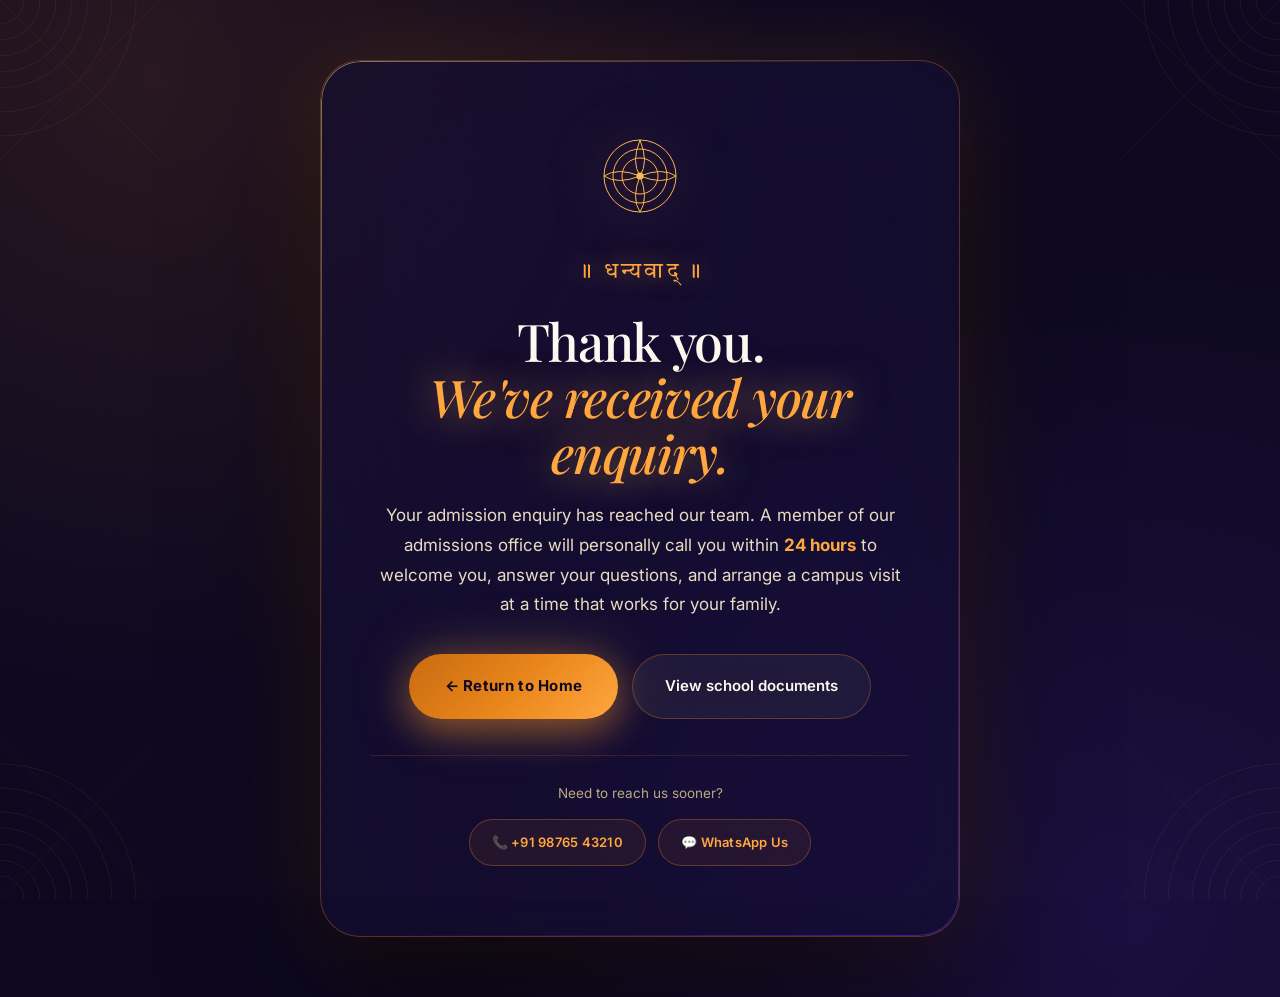
<file: admission-thank-you.html>
<!DOCTYPE html>
<html lang="en">
<head>
<meta charset="UTF-8">
<meta name="viewport" content="width=device-width, initial-scale=1.0">
<title>Thank You · Admission Enquiry · Veda Infinity School</title>
<meta name="description" content="Thank you for your admission enquiry at Veda Infinity School.">
<link rel="icon" href="favicon.ico" type="image/x-icon">
<link rel="preconnect" href="https://fonts.googleapis.com">
<link rel="preconnect" href="https://fonts.gstatic.com" crossorigin>
<link href="https://fonts.googleapis.com/css2?family=Inter:opsz,wght@14..32,300;14..32,400;14..32,500;14..32,600;14..32,700;14..32,800&family=Playfair+Display:ital,wght@0,400;0,500;0,600;0,700;0,800;1,400&family=Tiro+Devanagari+Hindi:ital@0;1&family=Cormorant+Garamond:ital@0;1&display=swap" rel="stylesheet">
<link rel="stylesheet" href="styles.css">
</head>
<body class="thankyou-page">

<div class="noise-overlay"></div>
<div class="mandala-corner mandala-tl"></div>
<div class="mandala-corner mandala-tr"></div>
<div class="mandala-corner mandala-bl"></div>
<div class="mandala-corner mandala-br"></div>

<div class="thankyou-box" data-reveal>
  <div class="thankyou-mandala">
    <svg viewBox="0 0 100 100" width="90" height="90">
      <g fill="none" stroke="#ffb84d" stroke-width="1.1">
        <circle cx="50" cy="50" r="20"/>
        <circle cx="50" cy="50" r="30"/>
        <circle cx="50" cy="50" r="40"/>
        <path d="M50 10 Q 60 35 50 50 Q 40 35 50 10"/>
        <path d="M50 50 Q 75 40 90 50 Q 75 60 50 50"/>
        <path d="M50 50 Q 40 75 50 90 Q 60 75 50 50"/>
        <path d="M50 50 Q 25 60 10 50 Q 25 40 50 50"/>
      </g>
      <circle cx="50" cy="50" r="4" fill="#ffb84d"/>
    </svg>
  </div>

  <div class="thankyou-deva">॥ धन्यवाद् ॥</div>

  <h1 class="thankyou-title">
    Thank you.<br>
    <em>We've received your enquiry.</em>
  </h1>

  <p class="thankyou-text">
    Your admission enquiry has reached our team. A member of our admissions office will personally call you within <strong style="color:var(--saffron-bright);font-weight:700;">24 hours</strong> to welcome you, answer your questions, and arrange a campus visit at a time that works for your family.
  </p>

  <div class="thankyou-actions">
    <a href="index.html" class="btn-primary">
      <span>← Return to Home</span>
    </a>
    <a href="documents.html" class="btn-ghost">
      <span>View school documents</span>
    </a>
  </div>

  <div style="margin-top:36px;padding-top:26px;border-top:1px solid var(--border);">
    <p style="font-size:13.5px;color:var(--ink-3);line-height:1.7;margin-bottom:14px;">
      Need to reach us sooner?
    </p>
    <div class="contact-row" style="justify-content:center;">
      <a href="tel:+919876543210" class="contact-chip">📞 +91 98765 43210</a>
      <a href="https://wa.me/919876543210" target="_blank" rel="noopener" class="contact-chip">💬 WhatsApp Us</a>
    </div>
  </div>
</div>

<script src="script.js"></script>
</body>
</html>
</file>
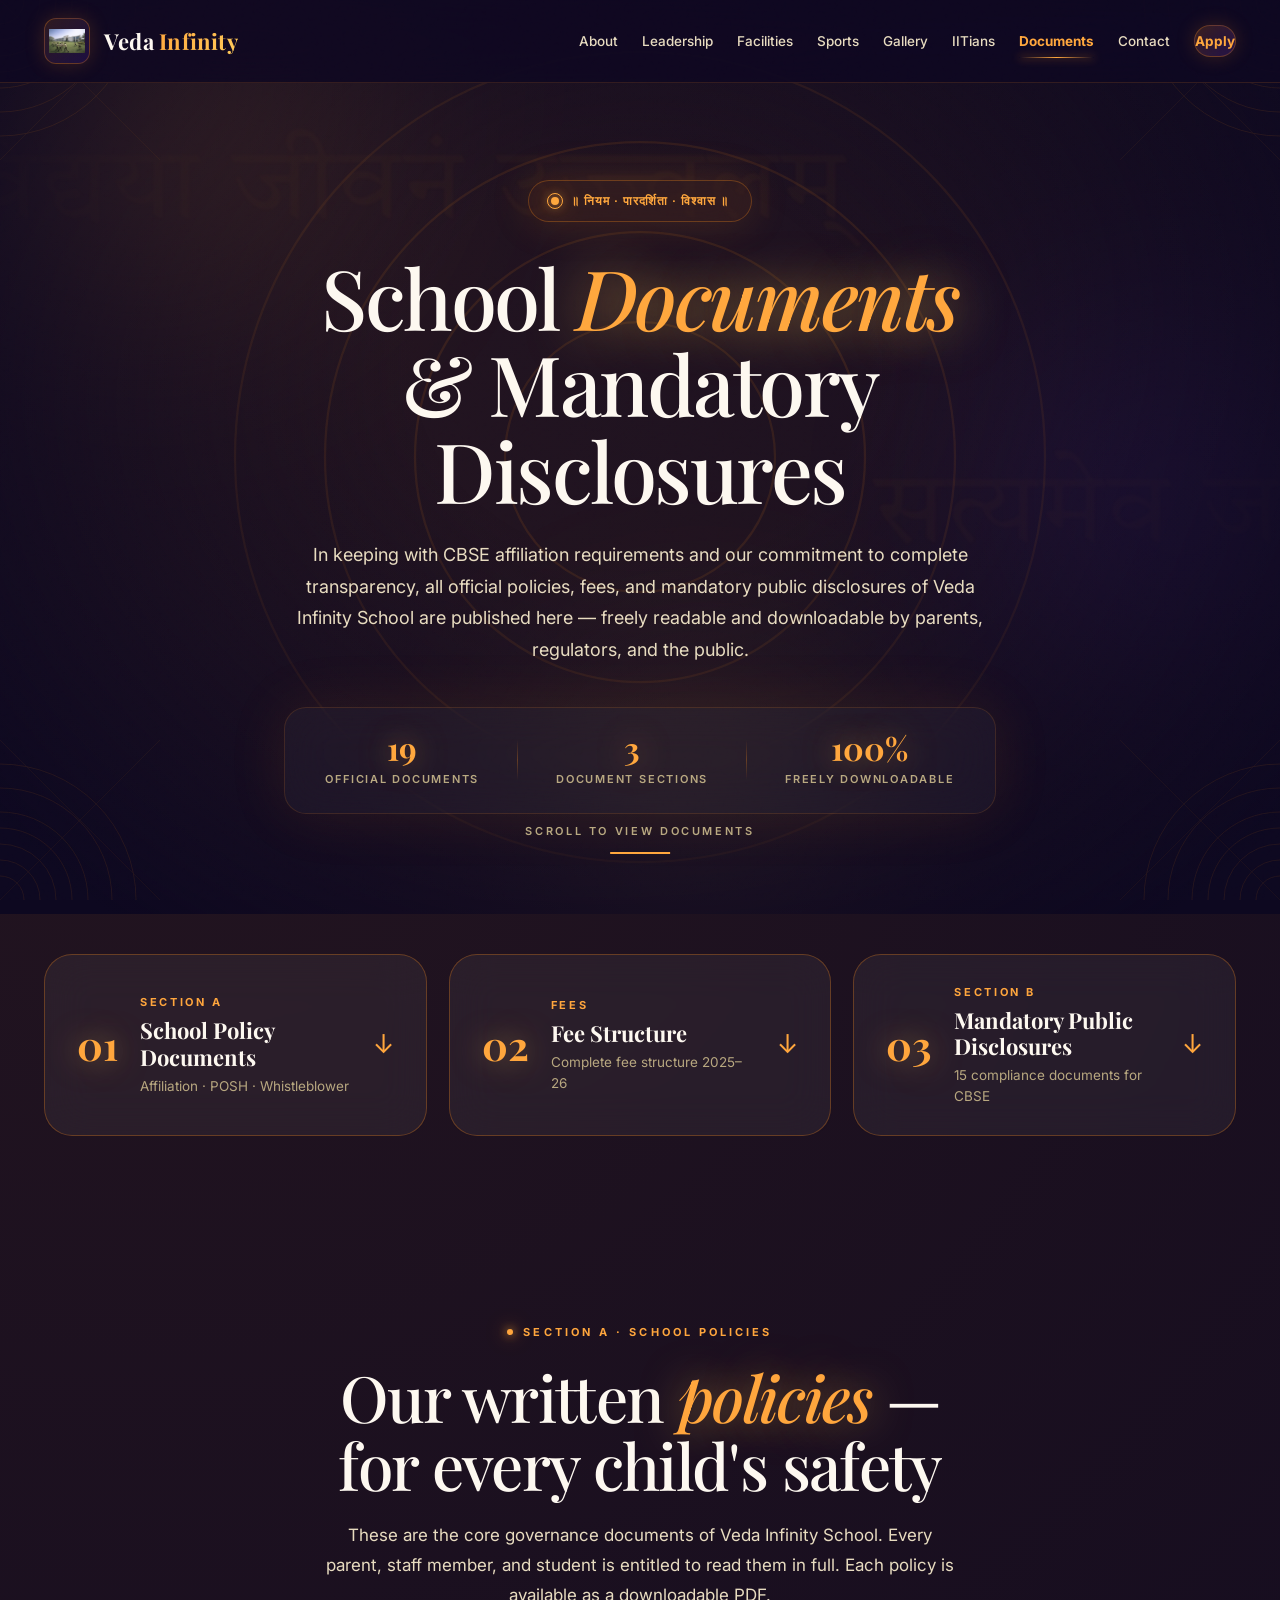
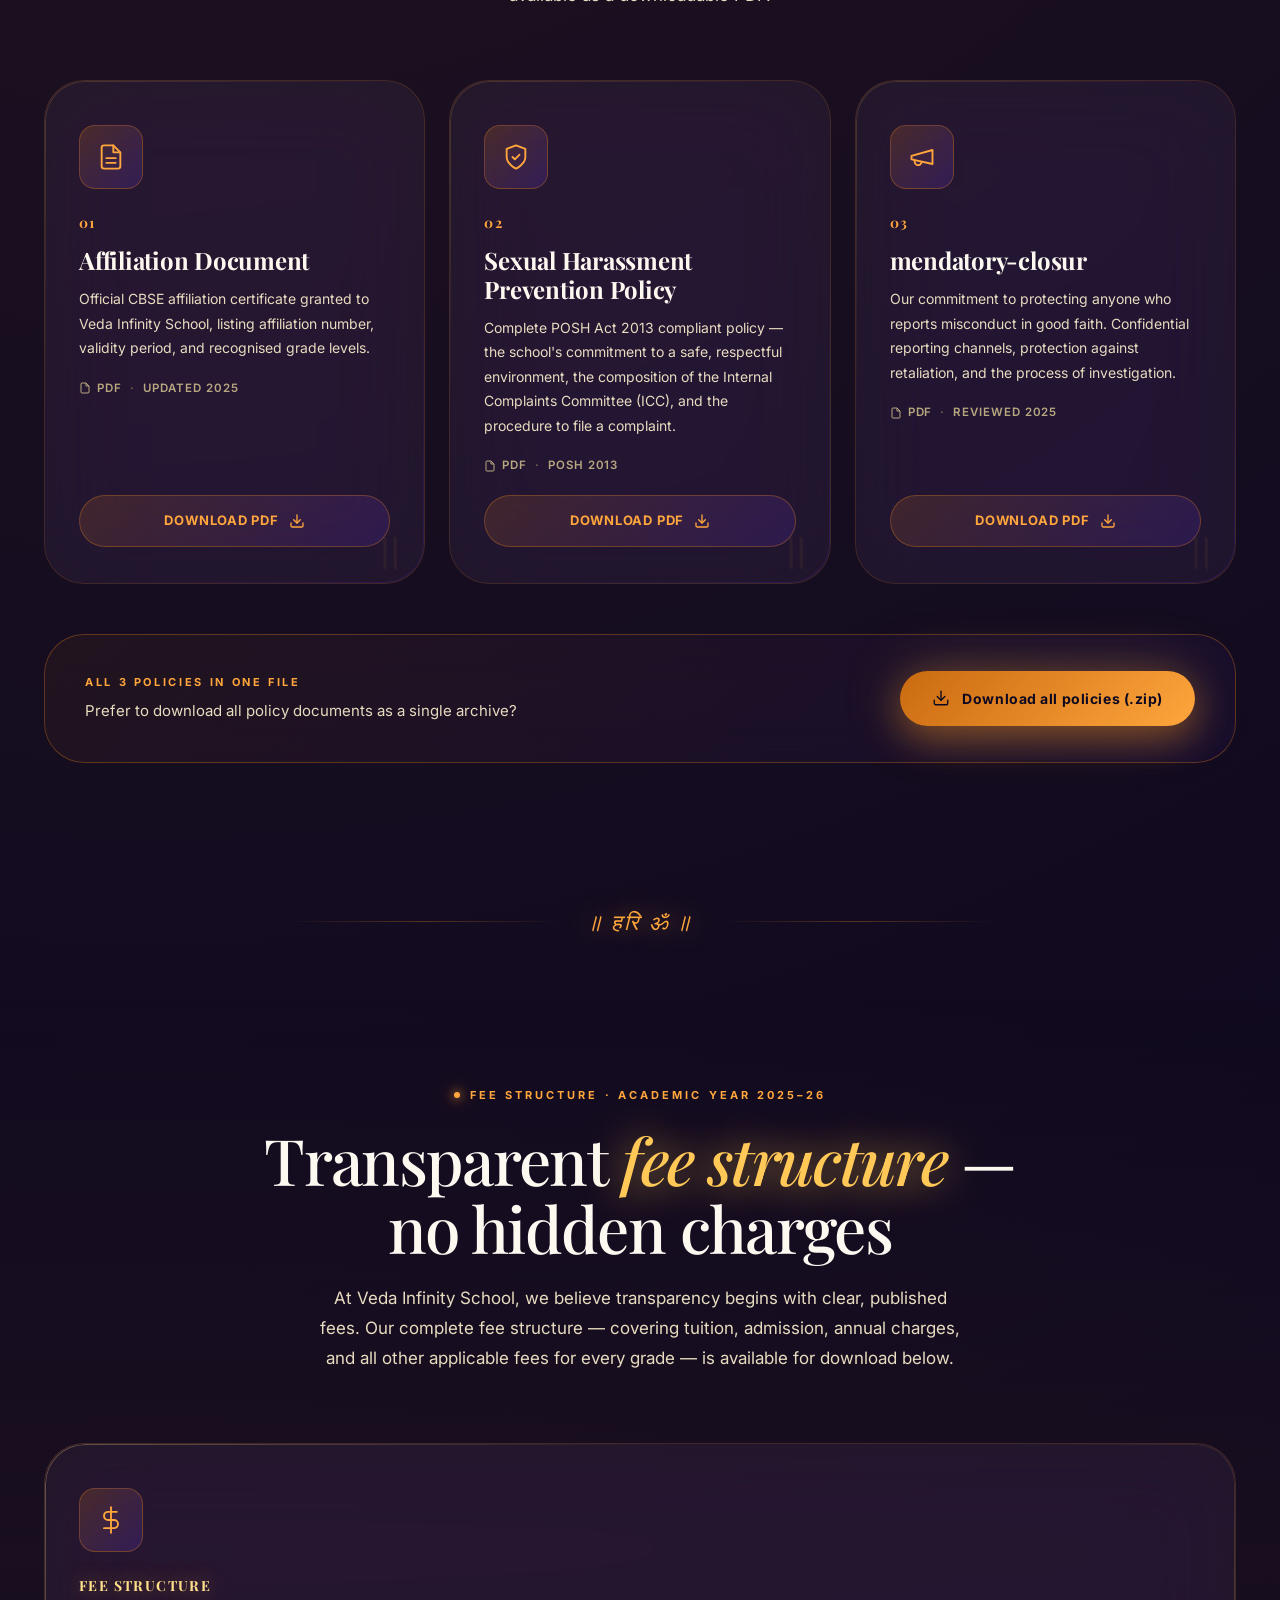
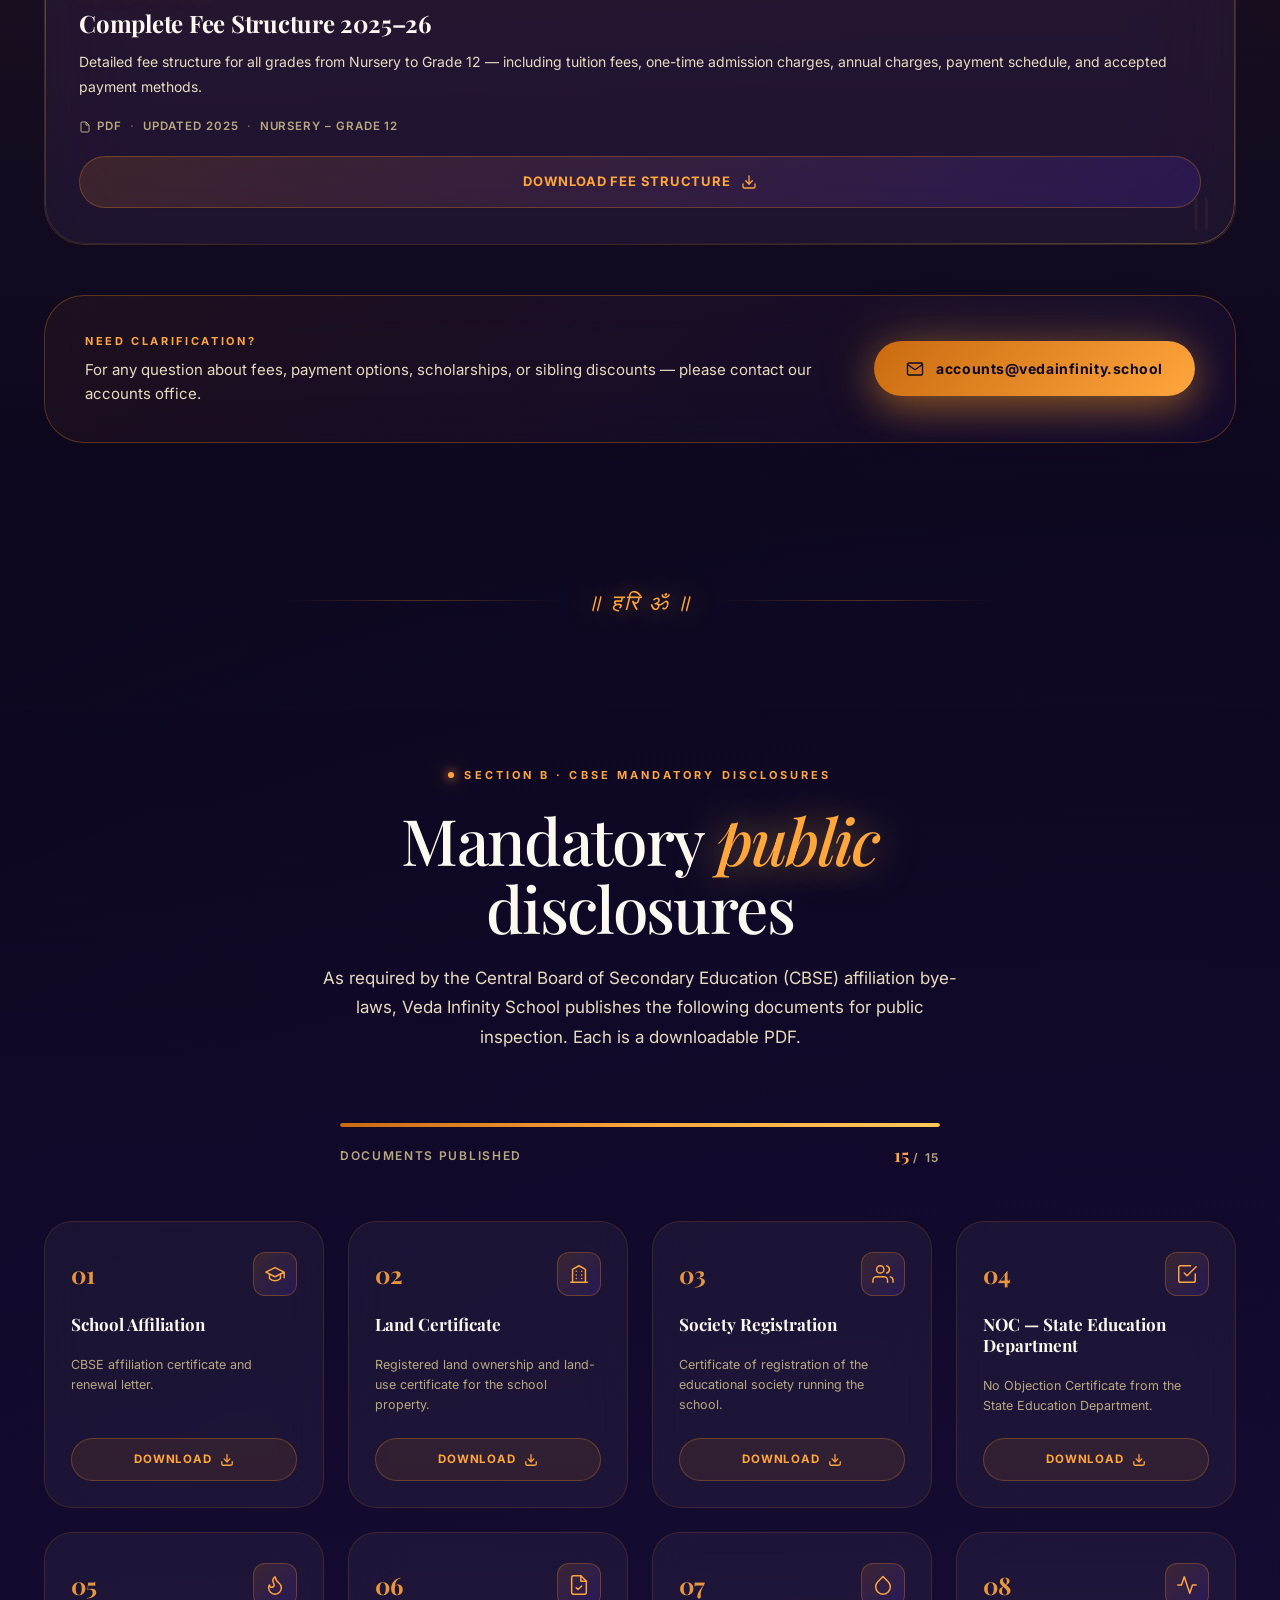
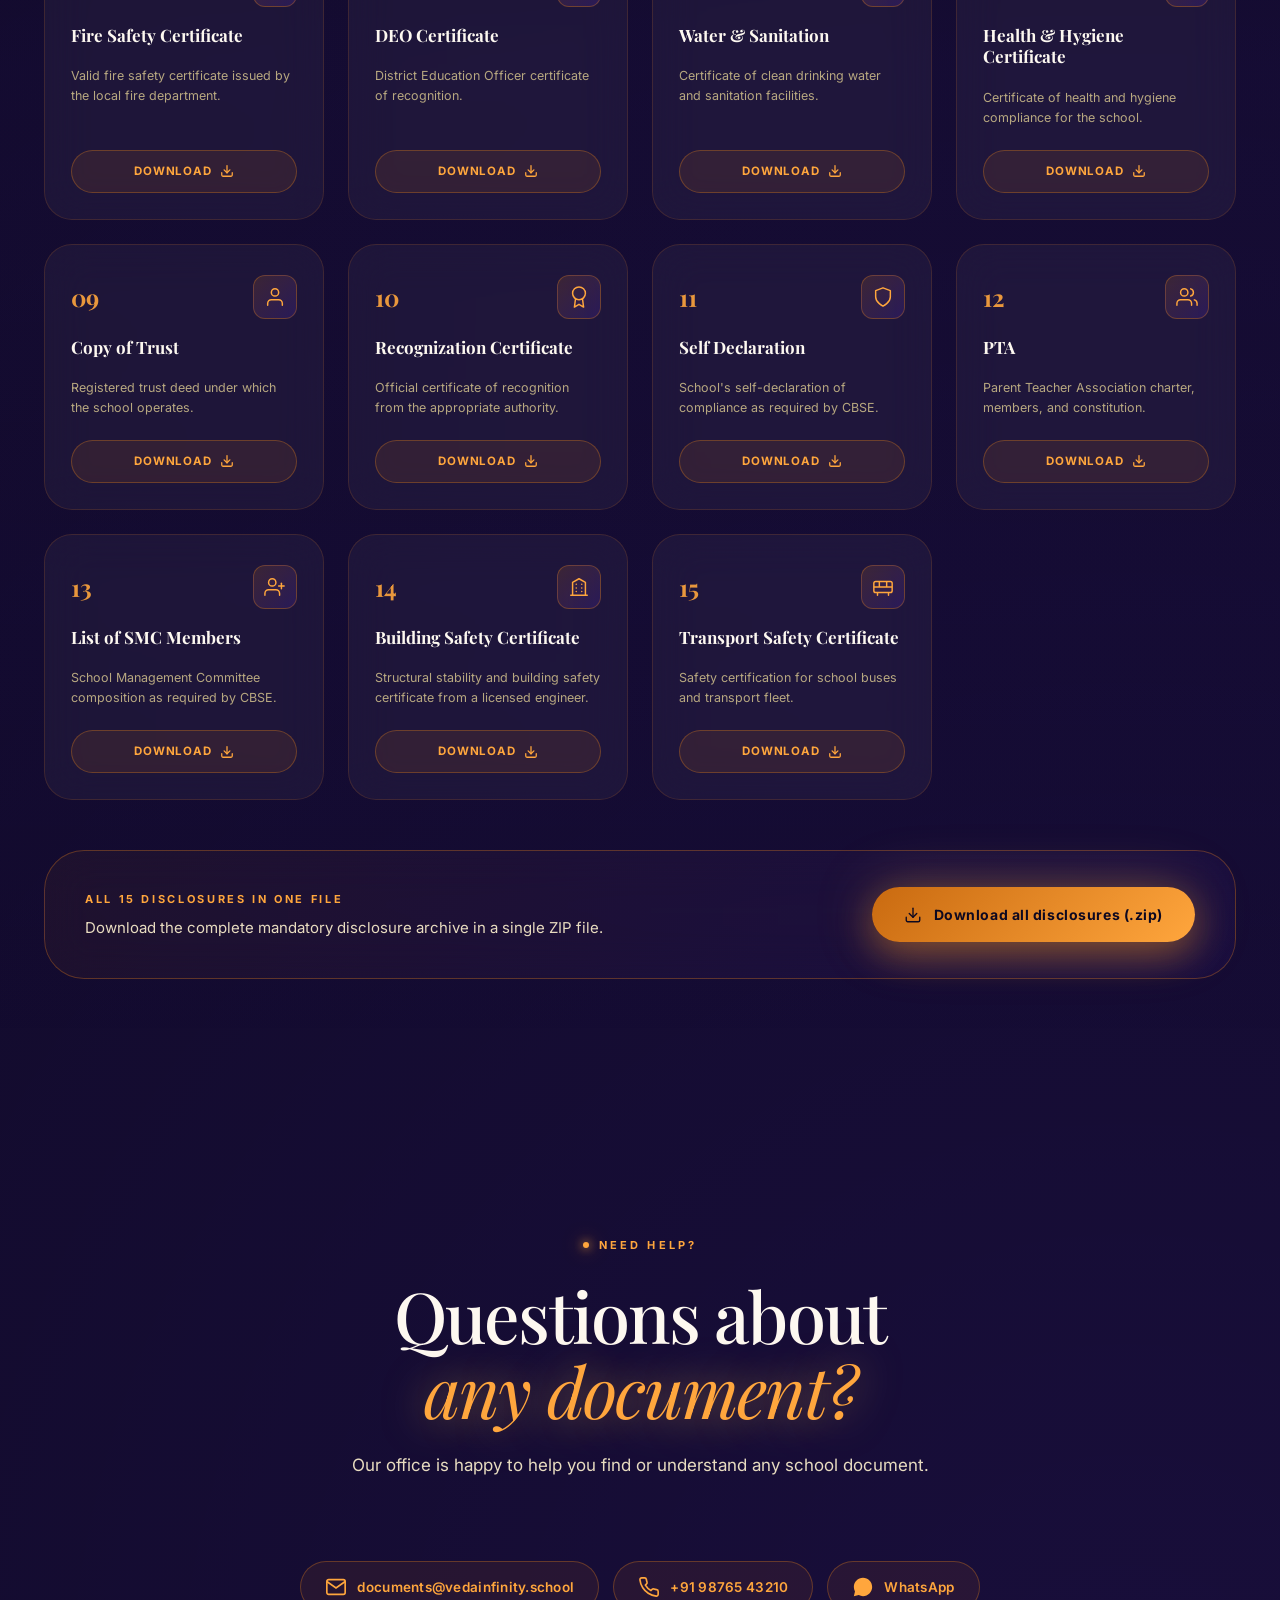
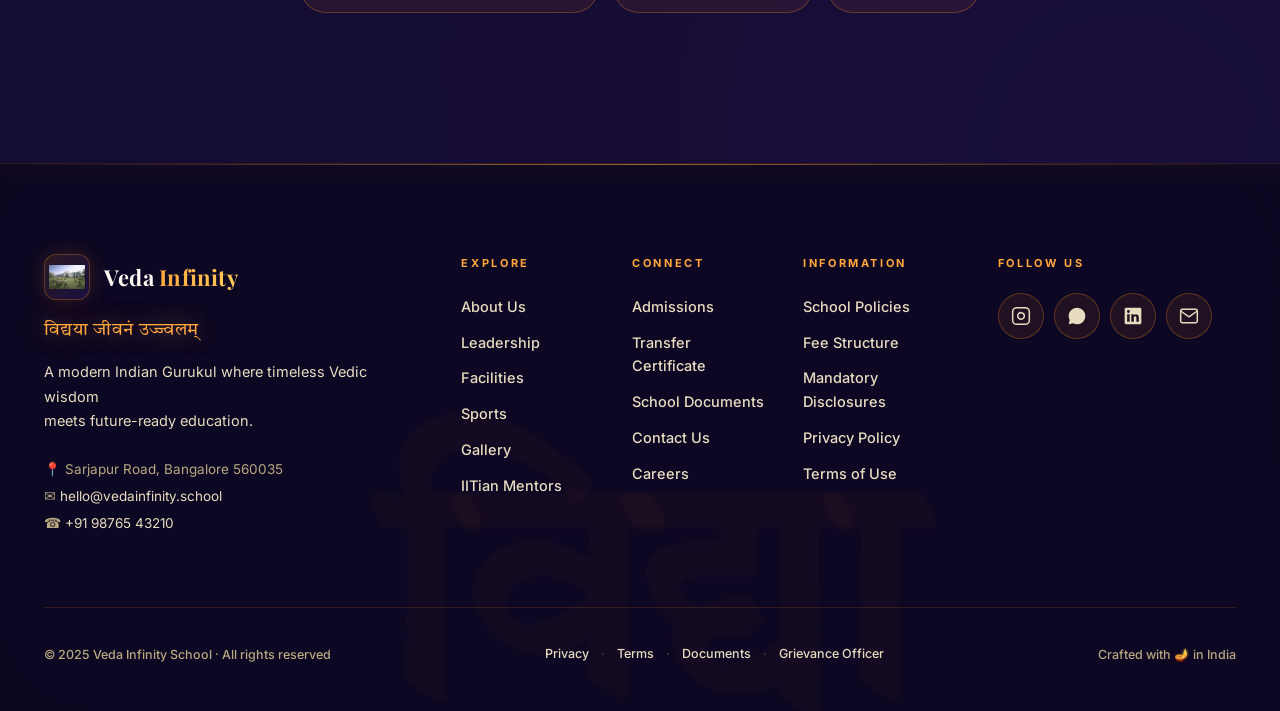
<file: documents.html>
<!DOCTYPE html>
<html lang="en">
<head>
<meta charset="UTF-8">
<meta name="viewport" content="width=device-width, initial-scale=1.0, viewport-fit=cover">
<meta name="theme-color" content="#e8841a">

<title>School Documents & Mandatory Disclosures · Veda Infinity School</title>
<meta name="description" content="All official school policies, fee structure, and CBSE-mandatory public disclosures of Veda Infinity School — affiliation, land certificate, NOC, fire safety, PTA, SMC and more. Downloadable PDFs.">
<meta name="keywords" content="Veda Infinity School documents, CBSE mandatory disclosure, school affiliation certificate, fire safety certificate, PTA, SMC, NOC, whistleblower policy, POSH, fee structure">
<meta name="author" content="Veda Infinity School">
<meta name="robots" content="index, follow">

<meta property="og:type" content="website">
<meta property="og:title" content="School Documents · Veda Infinity School">
<meta property="og:description" content="Official school policies, fee structure, and CBSE mandatory public disclosures — all in downloadable PDF format.">
<meta property="og:image" content="https://vedainfinity.school/images/og-image.jpg">
<meta property="og:url" content="https://vedainfinity.school/documents.html">
<meta property="og:site_name" content="Veda Infinity School">

<link rel="canonical" href="https://vedainfinity.school/documents.html">
<link rel="icon" href="favicon.ico" type="image/x-icon">
<link rel="apple-touch-icon" href="images/apple-touch-icon.png">

<link rel="preconnect" href="https://fonts.googleapis.com">
<link rel="preconnect" href="https://fonts.gstatic.com" crossorigin>
<link href="https://fonts.googleapis.com/css2?family=Inter:opsz,wght@14..32,300;14..32,400;14..32,500;14..32,600;14..32,700;14..32,800;14..32,900&family=Playfair+Display:ital,wght@0,400;0,500;0,600;0,700;0,800;1,400;1,500&family=Tiro+Devanagari+Hindi:ital@0;1&family=Cormorant+Garamond:ital@0;1;1,500&display=swap" rel="stylesheet">
<link rel="stylesheet" href="styles.css">

<script type="application/ld+json">
{
  "@context":"https://schema.org",
  "@type":"WebPage",
  "name":"School Documents & Mandatory Disclosures",
  "url":"https://vedainfinity.school/documents.html",
  "isPartOf":{"@type":"School","name":"Veda Infinity School","url":"https://vedainfinity.school"}
}
</script>
</head>
<body class="documents-page">

<!-- CUSTOM CURSOR -->
<div class="cursor-dot"></div>
<div class="cursor-ring"></div>

<!-- NOISE -->
<div class="noise-overlay"></div>

<!-- MANDALA CORNERS -->
<div class="mandala-corner mandala-tl"></div>
<div class="mandala-corner mandala-tr"></div>
<div class="mandala-corner mandala-bl"></div>
<div class="mandala-corner mandala-br"></div>

<!-- FLOATING AXIOMS -->
<div class="axiom axiom-1">विद्यया जीवनं उज्ज्वलम्</div>
<div class="axiom axiom-2">सत्यमेव जयते</div>

<!-- SCROLL PROGRESS -->
<div class="scroll-progress"><div class="scroll-progress-bar" id="scrollBar"></div></div>

<!-- ==================== HEADER ==================== -->
<header class="glass-header" id="header">
  <div class="header-inner">
    <a href="index.html" class="logo">
      <span class="logo-image-wrap">
        <img src="images/logo.png" alt="Veda Infinity School Logo" class="logo-image" onerror="this.style.display='none';this.nextElementSibling.style.display='flex';">
        <span class="logo-mark-fallback">ॐ</span>
      </span>
      <span class="logo-text">Veda <span class="logo-light">Infinity</span></span>
    </a>
    <nav class="nav-links" id="navLinks">
      <a href="index.html#about">About</a>
      <a href="index.html#leadership">Leadership</a>
      <a href="index.html#facilities">Facilities</a>
      <a href="index.html#sports">Sports</a>
      <a href="index.html#gallery">Gallery</a>
      <a href="index.html#iitians">IITians</a>
      <a href="documents.html" class="nav-active">Documents</a>
      <a href="index.html#contact">Contact</a>
      <a href="index.html#admission-form" class="nav-cta">Apply</a>
    </nav>
    <button class="menu-toggle" id="menuToggle" aria-label="Menu"><span></span><span></span><span></span></button>
  </div>
</header>

<!-- MOBILE MENU -->
<div class="mobile-menu" id="mobileMenu">
  <a href="index.html#about">About</a>
  <a href="index.html#leadership">Leadership</a>
  <a href="index.html#facilities">Facilities</a>
  <a href="index.html#sports">Sports</a>
  <a href="index.html#gallery">Gallery</a>
  <a href="index.html#iitians">IITians</a>
  <a href="documents.html">Documents</a>
  <a href="index.html#contact">Contact</a>
  <a href="index.html#admission-form">Apply</a>

  <div class="mobile-social">
    <a href="https://instagram.com/veda_infinity_school" target="_blank" rel="noopener" aria-label="Instagram">
      <svg viewBox="0 0 24 24" width="20" height="20" fill="none" stroke="currentColor" stroke-width="1.8"><rect x="2" y="2" width="20" height="20" rx="5"/><path d="M16 11.37A4 4 0 1 1 12.63 8 4 4 0 0 1 16 11.37z"/><line x1="17.5" y1="6.5" x2="17.51" y2="6.5"/></svg>
    </a>
    <a href="https://wa.me/919876543210" target="_blank" rel="noopener" aria-label="WhatsApp">
      <svg viewBox="0 0 24 24" width="20" height="20" fill="currentColor"><path d="M17.5 14.4c-.3-.15-1.7-.85-2-.95-.25-.1-.45-.15-.65.15s-.75.95-.9 1.15c-.15.2-.35.2-.65.05-1.7-.85-2.8-1.5-3.9-3.4-.3-.5.3-.5.85-1.6.1-.2.05-.35-.05-.5-.1-.15-.65-1.55-.9-2.15-.25-.55-.5-.5-.65-.5-.15 0-.35-.05-.55-.05s-.5.05-.75.35c-.25.3-.95 1.05-.95 2.5s1 2.9 1.15 3.1c.15.2 1.95 3.15 4.75 4.35 2.35.95 2.85.75 3.35.7.5-.05 1.65-.65 1.85-1.3.25-.65.25-1.2.15-1.3-.05-.1-.25-.15-.5-.3zM12 2C6.5 2 2 6.5 2 12c0 1.75.45 3.4 1.25 4.85L2 22l5.35-1.2c1.4.75 3 1.2 4.65 1.2 5.5 0 10-4.5 10-10S17.5 2 12 2z"/></svg>
    </a>
    <a href="https://linkedin.com/company/veda-infinity-school" target="_blank" rel="noopener" aria-label="LinkedIn">
      <svg viewBox="0 0 24 24" width="20" height="20" fill="currentColor"><path d="M20.5 2h-17A1.5 1.5 0 002 3.5v17A1.5 1.5 0 003.5 22h17a1.5 1.5 0 001.5-1.5v-17A1.5 1.5 0 0020.5 2zM8 19H5v-9h3zM6.5 8.25A1.75 1.75 0 118.3 6.5a1.78 1.78 0 01-1.8 1.75zM19 19h-3v-4.74c0-1.42-.6-1.93-1.38-1.93A1.74 1.74 0 0013 14.19a.66.66 0 000 .14V19h-3v-9h2.9v1.3a3.11 3.11 0 012.7-1.4c1.55 0 3.36.86 3.36 3.66z"/></svg>
    </a>
    <a href="mailto:hello@vedainfinity.school" aria-label="Email">
      <svg viewBox="0 0 24 24" width="20" height="20" fill="none" stroke="currentColor" stroke-width="1.8"><rect x="2" y="4" width="20" height="16" rx="2"/><path d="M22 6l-10 7L2 6"/></svg>
    </a>
  </div>
</div>

<main>

<!-- ==================== DOCUMENTS HERO ==================== -->
<section class="docs-hero">
  <div class="docs-hero-bg">
    <div class="docs-orb docs-orb-1"></div>
    <div class="docs-orb docs-orb-2"></div>
    <div class="docs-orb docs-orb-3"></div>
    <div class="docs-rangoli"></div>
    <div class="docs-vignette"></div>
  </div>

  <div class="docs-hero-content">
    <div class="docs-hero-badge" data-reveal>
      <span class="badge-dot"></span>
      <span>॥ नियम · पारदर्शिता · विश्वास ॥</span>
    </div>

    <h1 class="docs-hero-title" data-reveal>
      School <em>Documents</em><br>
      &amp; Mandatory Disclosures
    </h1>

    <p class="docs-hero-sub" data-reveal>
      In keeping with CBSE affiliation requirements and our commitment to complete transparency, all official policies, fees, and mandatory public disclosures of Veda Infinity School are published here — freely readable and downloadable by parents, regulators, and the public.
    </p>

    <div class="docs-hero-meta" data-reveal>
      <div class="docs-meta-item">
        <span class="docs-meta-num">19</span>
        <span class="docs-meta-label">Official Documents</span>
      </div>
      <div class="docs-meta-divider"></div>
      <div class="docs-meta-item">
        <span class="docs-meta-num">3</span>
        <span class="docs-meta-label">Document Sections</span>
      </div>
      <div class="docs-meta-divider"></div>
      <div class="docs-meta-item">
        <span class="docs-meta-num">100%</span>
        <span class="docs-meta-label">Freely Downloadable</span>
      </div>
    </div>
  </div>

  <div class="docs-hero-scroll">
    <span>Scroll to view documents</span>
    <div class="scroll-line"></div>
  </div>
</section>

<!-- ==================== QUICK JUMP ==================== -->
<section class="docs-jump">
  <div class="docs-jump-inner docs-jump-inner-3" data-reveal>
    <a href="#policy-documents" class="docs-jump-card">
      <div class="docs-jump-num">01</div>
      <div class="docs-jump-body">
        <span class="docs-jump-label">SECTION A</span>
        <h3>School Policy Documents</h3>
        <p>Affiliation · POSH · Whistleblower</p>
      </div>
      <span class="docs-jump-arrow">↓</span>
    </a>
    <a href="#fee-structure" class="docs-jump-card">
      <div class="docs-jump-num">02</div>
      <div class="docs-jump-body">
        <span class="docs-jump-label">FEES</span>
        <h3>Fee Structure</h3>
        <p>Complete fee structure 2025–26</p>
      </div>
      <span class="docs-jump-arrow">↓</span>
    </a>
    <a href="#mandatory-disclosures" class="docs-jump-card">
      <div class="docs-jump-num">03</div>
      <div class="docs-jump-body">
        <span class="docs-jump-label">SECTION B</span>
        <h3>Mandatory Public Disclosures</h3>
        <p>15 compliance documents for CBSE</p>
      </div>
      <span class="docs-jump-arrow">↓</span>
    </a>
  </div>
</section>

<!-- ==================== SECTION A: SCHOOL POLICY DOCUMENTS ==================== -->
<section class="docs-section" id="policy-documents">
  <div class="docs-section-inner">

    <div class="docs-section-header" data-reveal>
      <span class="docs-section-tag">
        <span class="tag-dot"></span>
        SECTION A · SCHOOL POLICIES
      </span>
      <h2 class="docs-section-title">
        Our written <em>policies</em> —<br>
        for every child's safety
      </h2>
      <p class="docs-section-desc">
        These are the core governance documents of Veda Infinity School. Every parent, staff member, and student is entitled to read them in full. Each policy is available as a downloadable PDF.
      </p>
    </div>

    <div class="docs-grid docs-grid-3">

      <!-- DOC 1: Affiliation Document -->
      <article class="doc-card" data-reveal>
        <div class="doc-icon-wrap">
          <div class="doc-icon">
            <svg viewBox="0 0 24 24" width="28" height="28" fill="none" stroke="currentColor" stroke-width="1.6" stroke-linecap="round" stroke-linejoin="round">
              <path d="M14 2H6a2 2 0 0 0-2 2v16a2 2 0 0 0 2 2h12a2 2 0 0 0 2-2V8z"/>
              <polyline points="14 2 14 8 20 8"/>
              <line x1="16" y1="13" x2="8" y2="13"/>
              <line x1="16" y1="17" x2="8" y2="17"/>
            </svg>
          </div>
        </div>
        <div class="doc-body">
          <span class="doc-num">01</span>
          <h3 class="doc-title">Affiliation Document</h3>
          <p class="doc-desc">Official CBSE affiliation certificate granted to Veda Infinity School, listing affiliation number, validity period, and recognised grade levels.</p>
          <div class="doc-meta">
            <span class="doc-meta-item">
              <svg width="12" height="12" viewBox="0 0 24 24" fill="none" stroke="currentColor" stroke-width="2"><path d="M14 2H6a2 2 0 0 0-2 2v16a2 2 0 0 0 2 2h12a2 2 0 0 0 2-2V8z"/><polyline points="14 2 14 8 20 8"/></svg>
              PDF
            </span>
            <span class="doc-meta-dot">·</span>
            <span class="doc-meta-item">Updated 2025</span>
          </div>
        </div>
        <a href="documents/school-affiliation.pdf" target="_blank" rel="noopener" class="doc-btn" download>
          <span>Download PDF</span>
          <svg width="16" height="16" viewBox="0 0 24 24" fill="none" stroke="currentColor" stroke-width="2" stroke-linecap="round" stroke-linejoin="round"><path d="M21 15v4a2 2 0 0 1-2 2H5a2 2 0 0 1-2-2v-4"/><polyline points="7 10 12 15 17 10"/><line x1="12" y1="15" x2="12" y2="3"/></svg>
        </a>
        <div class="doc-corner">॥</div>
      </article>

      <!-- DOC 2: Sexual Harassment Prevention Policy -->
      <article class="doc-card" data-reveal>
        <div class="doc-icon-wrap">
          <div class="doc-icon">
            <svg viewBox="0 0 24 24" width="28" height="28" fill="none" stroke="currentColor" stroke-width="1.6" stroke-linecap="round" stroke-linejoin="round">
              <path d="M12 22s8-4 8-10V5l-8-3-8 3v7c0 6 8 10 8 10z"/>
              <path d="M9 12l2 2 4-4"/>
            </svg>
          </div>
        </div>
        <div class="doc-body">
          <span class="doc-num">02</span>
          <h3 class="doc-title">Sexual Harassment Prevention Policy</h3>
          <p class="doc-desc">Complete POSH Act 2013 compliant policy — the school's commitment to a safe, respectful environment, the composition of the Internal Complaints Committee (ICC), and the procedure to file a complaint.</p>
          <div class="doc-meta">
            <span class="doc-meta-item">
              <svg width="12" height="12" viewBox="0 0 24 24" fill="none" stroke="currentColor" stroke-width="2"><path d="M14 2H6a2 2 0 0 0-2 2v16a2 2 0 0 0 2 2h12a2 2 0 0 0 2-2V8z"/><polyline points="14 2 14 8 20 8"/></svg>
              PDF
            </span>
            <span class="doc-meta-dot">·</span>
            <span class="doc-meta-item">POSH 2013</span>
          </div>
        </div>
        <a href="documents/sexual-harassment-prevention-policy.pdf" target="_blank" rel="noopener" class="doc-btn" download>
          <span>Download PDF</span>
          <svg width="16" height="16" viewBox="0 0 24 24" fill="none" stroke="currentColor" stroke-width="2" stroke-linecap="round" stroke-linejoin="round"><path d="M21 15v4a2 2 0 0 1-2 2H5a2 2 0 0 1-2-2v-4"/><polyline points="7 10 12 15 17 10"/><line x1="12" y1="15" x2="12" y2="3"/></svg>
        </a>
        <div class="doc-corner">॥</div>
      </article>

      <!-- DOC 3: Whistleblower Policy -->
      <article class="doc-card" data-reveal>
        <div class="doc-icon-wrap">
          <div class="doc-icon">
            <svg viewBox="0 0 24 24" width="28" height="28" fill="none" stroke="currentColor" stroke-width="1.6" stroke-linecap="round" stroke-linejoin="round">
              <path d="M3 11l18-5v12L3 14v-3z"/>
              <path d="M11.6 16.8a3 3 0 1 1-5.8-1.6"/>
            </svg>
          </div>
        </div>
        <div class="doc-body">
          <span class="doc-num">03</span>
          <h3 class="doc-title">mendatory-closur</h3>
          <p class="doc-desc">Our commitment to protecting anyone who reports misconduct in good faith. Confidential reporting channels, protection against retaliation, and the process of investigation.</p>
          <div class="doc-meta">
            <span class="doc-meta-item">
              <svg width="12" height="12" viewBox="0 0 24 24" fill="none" stroke="currentColor" stroke-width="2"><path d="M14 2H6a2 2 0 0 0-2 2v16a2 2 0 0 0 2 2h12a2 2 0 0 0 2-2V8z"/><polyline points="14 2 14 8 20 8"/></svg>
              PDF
            </span>
            <span class="doc-meta-dot">·</span>
            <span class="doc-meta-item">Reviewed 2025</span>
          </div>
        </div>
        <a href="documents/mendatory-closur.pdf" target="_blank" rel="noopener" class="doc-btn" download>
          <span>Download PDF</span>
          <svg width="16" height="16" viewBox="0 0 24 24" fill="none" stroke="currentColor" stroke-width="2" stroke-linecap="round" stroke-linejoin="round"><path d="M21 15v4a2 2 0 0 1-2 2H5a2 2 0 0 1-2-2v-4"/><polyline points="7 10 12 15 17 10"/><line x1="12" y1="15" x2="12" y2="3"/></svg>
        </a>
        <div class="doc-corner">॥</div>
      </article>

    </div>

    <!-- Bundle download for policies -->
    <div class="docs-section-footer" data-reveal>
      <div class="docs-footer-info">
        <span class="docs-footer-label">ALL 3 POLICIES IN ONE FILE</span>
        <p>Prefer to download all policy documents as a single archive?</p>
      </div>
      <a href="documents/school-policies-bundle.zip" class="docs-bundle-btn" download>
        <svg width="18" height="18" viewBox="0 0 24 24" fill="none" stroke="currentColor" stroke-width="1.8" stroke-linecap="round" stroke-linejoin="round"><path d="M21 15v4a2 2 0 0 1-2 2H5a2 2 0 0 1-2-2v-4"/><polyline points="7 10 12 15 17 10"/><line x1="12" y1="15" x2="12" y2="3"/></svg>
        <span>Download all policies (.zip)</span>
      </a>
    </div>

  </div>
</section>

<!-- DECORATIVE DIVIDER -->
<div class="docs-divider">
  <div class="docs-divider-line"></div>
  <div class="docs-divider-glyph">॥ हरि ॐ ॥</div>
  <div class="docs-divider-line"></div>
</div>

<!-- ==================== FEE STRUCTURE SECTION ==================== -->
<section class="docs-section fee-section" id="fee-structure">
  <div class="docs-section-inner">

    <div class="docs-section-header" data-reveal>
      <span class="docs-section-tag">
        <span class="tag-dot"></span>
        FEE STRUCTURE · ACADEMIC YEAR 2025–26
      </span>
      <h2 class="docs-section-title">
        Transparent <em>fee structure</em> —<br>
        no hidden charges
      </h2>
      <p class="docs-section-desc">
        At Veda Infinity School, we believe transparency begins with clear, published fees. Our complete fee structure — covering tuition, admission, annual charges, and all other applicable fees for every grade — is available for download below.
      </p>
    </div>

    <div class="docs-grid docs-grid-1">

      <!-- FEE DOC: Complete Fee Structure -->
      <article class="doc-card" data-reveal>
        <div class="doc-icon-wrap">
          <div class="doc-icon">
            <svg viewBox="0 0 24 24" width="28" height="28" fill="none" stroke="currentColor" stroke-width="1.6" stroke-linecap="round" stroke-linejoin="round">
              <path d="M12 1v22"/>
              <path d="M17 5H9.5a3.5 3.5 0 0 0 0 7h5a3.5 3.5 0 0 1 0 7H6"/>
            </svg>
          </div>
        </div>
        <div class="doc-body">
          <span class="doc-num">FEE STRUCTURE</span>
          <h3 class="doc-title">Complete Fee Structure 2025–26</h3>
          <p class="doc-desc">Detailed fee structure for all grades from Nursery to Grade 12 — including tuition fees, one-time admission charges, annual charges, payment schedule, and accepted payment methods.</p>
          <div class="doc-meta">
            <span class="doc-meta-item">
              <svg width="12" height="12" viewBox="0 0 24 24" fill="none" stroke="currentColor" stroke-width="2"><path d="M14 2H6a2 2 0 0 0-2 2v16a2 2 0 0 0 2 2h12a2 2 0 0 0 2-2V8z"/><polyline points="14 2 14 8 20 8"/></svg>
              PDF
            </span>
            <span class="doc-meta-dot">·</span>
            <span class="doc-meta-item">Updated 2025</span>
            <span class="doc-meta-dot">·</span>
            <span class="doc-meta-item">Nursery – Grade 12</span>
          </div>
        </div>
        <a href="documents/fee-structure.pdf" target="_blank" rel="noopener" class="doc-btn" download>
          <span>Download Fee Structure</span>
          <svg width="16" height="16" viewBox="0 0 24 24" fill="none" stroke="currentColor" stroke-width="2" stroke-linecap="round" stroke-linejoin="round"><path d="M21 15v4a2 2 0 0 1-2 2H5a2 2 0 0 1-2-2v-4"/><polyline points="7 10 12 15 17 10"/><line x1="12" y1="15" x2="12" y2="3"/></svg>
        </a>
        <div class="doc-corner">॥</div>
      </article>

    </div>

    <!-- Fee section info note -->
    <div class="docs-section-footer" data-reveal>
      <div class="docs-footer-info">
        <span class="docs-footer-label">NEED CLARIFICATION?</span>
        <p>For any question about fees, payment options, scholarships, or sibling discounts — please contact our accounts office.</p>
      </div>
      <a href="mailto:accounts@vedainfinity.school" class="docs-bundle-btn" style="text-decoration:none;">
        <svg width="18" height="18" viewBox="0 0 24 24" fill="none" stroke="currentColor" stroke-width="1.8" stroke-linecap="round" stroke-linejoin="round"><rect x="2" y="4" width="20" height="16" rx="2"/><path d="M22 6l-10 7L2 6"/></svg>
        <span>accounts@vedainfinity.school</span>
      </a>
    </div>

  </div>
</section>

<!-- DECORATIVE DIVIDER -->
<div class="docs-divider">
  <div class="docs-divider-line"></div>
  <div class="docs-divider-glyph">॥ हरि ॐ ॥</div>
  <div class="docs-divider-line"></div>
</div>

<!-- ==================== SECTION B: MANDATORY PUBLIC DISCLOSURES ==================== -->
<section class="docs-section docs-section-alt" id="mandatory-disclosures">
  <div class="docs-section-inner">

    <div class="docs-section-header" data-reveal>
      <span class="docs-section-tag">
        <span class="tag-dot"></span>
        SECTION B · CBSE MANDATORY DISCLOSURES
      </span>
      <h2 class="docs-section-title">
        Mandatory <em>public</em><br>
        disclosures
      </h2>
      <p class="docs-section-desc">
        As required by the Central Board of Secondary Education (CBSE) affiliation bye-laws, Veda Infinity School publishes the following documents for public inspection. Each is a downloadable PDF.
      </p>
    </div>

    <!-- Progress tracker -->
    <div class="docs-progress" data-reveal>
      <div class="docs-progress-bar">
        <div class="docs-progress-fill" id="docsProgressFill" style="width:0%"></div>
      </div>
      <div class="docs-progress-info">
        <span class="docs-progress-label">Documents published</span>
        <span class="docs-progress-count"><strong id="docsProgressCount">0</strong> / 15</span>
      </div>
    </div>

    <div class="docs-grid docs-grid-4">

      <!-- 01 · School Affiliation -->
      <article class="doc-tile" data-reveal data-doc>
        <div class="doc-tile-head">
          <span class="doc-tile-num">01</span>
          <div class="doc-tile-icon"><svg viewBox="0 0 24 24" width="22" height="22" fill="none" stroke="currentColor" stroke-width="1.6" stroke-linecap="round" stroke-linejoin="round"><path d="M22 10v6M2 10l10-5 10 5-10 5z"/><path d="M6 12v5c3 3 9 3 12 0v-5"/></svg></div>
        </div>
        <h3 class="doc-tile-title">School Affiliation</h3>
        <p class="doc-tile-desc">CBSE affiliation certificate and renewal letter.</p>
        <a href="documents/school-affiliation.pdf" class="doc-tile-btn" download target="_blank" rel="noopener">
          <span>Download</span>
          <svg width="14" height="14" viewBox="0 0 24 24" fill="none" stroke="currentColor" stroke-width="2.2" stroke-linecap="round" stroke-linejoin="round"><path d="M21 15v4a2 2 0 0 1-2 2H5a2 2 0 0 1-2-2v-4"/><polyline points="7 10 12 15 17 10"/><line x1="12" y1="15" x2="12" y2="3"/></svg>
        </a>
      </article>

      <!-- 02 · Land Certificate -->
      <article class="doc-tile" data-reveal data-doc>
        <div class="doc-tile-head">
          <span class="doc-tile-num">02</span>
          <div class="doc-tile-icon"><svg viewBox="0 0 24 24" width="22" height="22" fill="none" stroke="currentColor" stroke-width="1.6" stroke-linecap="round" stroke-linejoin="round"><path d="M3 21h18M5 21V7l7-4 7 4v14M9 9h.01M15 9h.01M9 13h.01M15 13h.01M9 17h.01M15 17h.01"/></svg></div>
        </div>
        <h3 class="doc-tile-title">Land Certificate</h3>
        <p class="doc-tile-desc">Registered land ownership and land-use certificate for the school property.</p>
        <a href="documents/land-certificate.pdf" class="doc-tile-btn" download target="_blank" rel="noopener">
          <span>Download</span>
          <svg width="14" height="14" viewBox="0 0 24 24" fill="none" stroke="currentColor" stroke-width="2.2" stroke-linecap="round" stroke-linejoin="round"><path d="M21 15v4a2 2 0 0 1-2 2H5a2 2 0 0 1-2-2v-4"/><polyline points="7 10 12 15 17 10"/><line x1="12" y1="15" x2="12" y2="3"/></svg>
        </a>
      </article>

      <!-- 03 · Society Registration -->
      <article class="doc-tile" data-reveal data-doc>
        <div class="doc-tile-head">
          <span class="doc-tile-num">03</span>
          <div class="doc-tile-icon"><svg viewBox="0 0 24 24" width="22" height="22" fill="none" stroke="currentColor" stroke-width="1.6" stroke-linecap="round" stroke-linejoin="round"><path d="M17 21v-2a4 4 0 0 0-4-4H5a4 4 0 0 0-4 4v2"/><circle cx="9" cy="7" r="4"/><path d="M23 21v-2a4 4 0 0 0-3-3.87M16 3.13a4 4 0 0 1 0 7.75"/></svg></div>
        </div>
        <h3 class="doc-tile-title">Society Registration</h3>
        <p class="doc-tile-desc">Certificate of registration of the educational society running the school.</p>
        <a href="documents/society-registration.pdf" class="doc-tile-btn" download target="_blank" rel="noopener">
          <span>Download</span>
          <svg width="14" height="14" viewBox="0 0 24 24" fill="none" stroke="currentColor" stroke-width="2.2" stroke-linecap="round" stroke-linejoin="round"><path d="M21 15v4a2 2 0 0 1-2 2H5a2 2 0 0 1-2-2v-4"/><polyline points="7 10 12 15 17 10"/><line x1="12" y1="15" x2="12" y2="3"/></svg>
        </a>
      </article>

      <!-- 04 · NOC -->
      <article class="doc-tile" data-reveal data-doc>
        <div class="doc-tile-head">
          <span class="doc-tile-num">04</span>
          <div class="doc-tile-icon"><svg viewBox="0 0 24 24" width="22" height="22" fill="none" stroke="currentColor" stroke-width="1.6" stroke-linecap="round" stroke-linejoin="round"><path d="M9 11l3 3L22 4"/><path d="M21 12v7a2 2 0 0 1-2 2H5a2 2 0 0 1-2-2V5a2 2 0 0 1 2-2h11"/></svg></div>
        </div>
        <h3 class="doc-tile-title">NOC — State Education Department</h3>
        <p class="doc-tile-desc">No Objection Certificate from the State Education Department.</p>
        <a href="documents/noc-state-education.pdf" class="doc-tile-btn" download target="_blank" rel="noopener">
          <span>Download</span>
          <svg width="14" height="14" viewBox="0 0 24 24" fill="none" stroke="currentColor" stroke-width="2.2" stroke-linecap="round" stroke-linejoin="round"><path d="M21 15v4a2 2 0 0 1-2 2H5a2 2 0 0 1-2-2v-4"/><polyline points="7 10 12 15 17 10"/><line x1="12" y1="15" x2="12" y2="3"/></svg>
        </a>
      </article>

      <!-- 05 · Fire Safety Certificate -->
      <article class="doc-tile" data-reveal data-doc>
        <div class="doc-tile-head">
          <span class="doc-tile-num">05</span>
          <div class="doc-tile-icon"><svg viewBox="0 0 24 24" width="22" height="22" fill="none" stroke="currentColor" stroke-width="1.6" stroke-linecap="round" stroke-linejoin="round"><path d="M8.5 14.5A2.5 2.5 0 0 0 11 12c0-1.38-.5-2-1-3-1.072-2.143-.224-4.054 2-6 .5 2.5 2 4.9 4 6.5 2 1.6 3 3.5 3 5.5a7 7 0 1 1-14 0c0-1.153.433-2.294 1-3a2.5 2.5 0 0 0 2.5 2.5z"/></svg></div>
        </div>
        <h3 class="doc-tile-title">Fire Safety Certificate</h3>
        <p class="doc-tile-desc">Valid fire safety certificate issued by the local fire department.</p>
        <a href="documents/fire-safety-certificate.pdf" class="doc-tile-btn" download target="_blank" rel="noopener">
          <span>Download</span>
          <svg width="14" height="14" viewBox="0 0 24 24" fill="none" stroke="currentColor" stroke-width="2.2" stroke-linecap="round" stroke-linejoin="round"><path d="M21 15v4a2 2 0 0 1-2 2H5a2 2 0 0 1-2-2v-4"/><polyline points="7 10 12 15 17 10"/><line x1="12" y1="15" x2="12" y2="3"/></svg>
        </a>
      </article>

      <!-- 06 · DEO Certificate -->
      <article class="doc-tile" data-reveal data-doc>
        <div class="doc-tile-head">
          <span class="doc-tile-num">06</span>
          <div class="doc-tile-icon"><svg viewBox="0 0 24 24" width="22" height="22" fill="none" stroke="currentColor" stroke-width="1.6" stroke-linecap="round" stroke-linejoin="round"><path d="M14 2H6a2 2 0 0 0-2 2v16a2 2 0 0 0 2 2h12a2 2 0 0 0 2-2V8z"/><polyline points="14 2 14 8 20 8"/><path d="M9 15l2 2 4-4"/></svg></div>
        </div>
        <h3 class="doc-tile-title">DEO Certificate</h3>
        <p class="doc-tile-desc">District Education Officer certificate of recognition.</p>
        <a href="documents/deo-certificate.pdf" class="doc-tile-btn" download target="_blank" rel="noopener">
          <span>Download</span>
          <svg width="14" height="14" viewBox="0 0 24 24" fill="none" stroke="currentColor" stroke-width="2.2" stroke-linecap="round" stroke-linejoin="round"><path d="M21 15v4a2 2 0 0 1-2 2H5a2 2 0 0 1-2-2v-4"/><polyline points="7 10 12 15 17 10"/><line x1="12" y1="15" x2="12" y2="3"/></svg>
        </a>
      </article>

      <!-- 07 · Water & Sanitation -->
      <article class="doc-tile" data-reveal data-doc>
        <div class="doc-tile-head">
          <span class="doc-tile-num">07</span>
          <div class="doc-tile-icon"><svg viewBox="0 0 24 24" width="22" height="22" fill="none" stroke="currentColor" stroke-width="1.6" stroke-linecap="round" stroke-linejoin="round"><path d="M12 2.69l5.66 5.66a8 8 0 1 1-11.31 0z"/></svg></div>
        </div>
        <h3 class="doc-tile-title">Water &amp; Sanitation</h3>
        <p class="doc-tile-desc">Certificate of clean drinking water and sanitation facilities.</p>
        <a href="documents/water-sanitation.pdf" class="doc-tile-btn" download target="_blank" rel="noopener">
          <span>Download</span>
          <svg width="14" height="14" viewBox="0 0 24 24" fill="none" stroke="currentColor" stroke-width="2.2" stroke-linecap="round" stroke-linejoin="round"><path d="M21 15v4a2 2 0 0 1-2 2H5a2 2 0 0 1-2-2v-4"/><polyline points="7 10 12 15 17 10"/><line x1="12" y1="15" x2="12" y2="3"/></svg>
        </a>
      </article>

      <!-- 08 · Health & Hygiene -->
      <article class="doc-tile" data-reveal data-doc>
        <div class="doc-tile-head">
          <span class="doc-tile-num">08</span>
          <div class="doc-tile-icon"><svg viewBox="0 0 24 24" width="22" height="22" fill="none" stroke="currentColor" stroke-width="1.6" stroke-linecap="round" stroke-linejoin="round"><path d="M22 12h-4l-3 9L9 3l-3 9H2"/></svg></div>
        </div>
        <h3 class="doc-tile-title">Health &amp; Hygiene Certificate</h3>
        <p class="doc-tile-desc">Certificate of health and hygiene compliance for the school.</p>
        <a href="documents/health-hygiene.pdf" class="doc-tile-btn" download target="_blank" rel="noopener">
          <span>Download</span>
          <svg width="14" height="14" viewBox="0 0 24 24" fill="none" stroke="currentColor" stroke-width="2.2" stroke-linecap="round" stroke-linejoin="round"><path d="M21 15v4a2 2 0 0 1-2 2H5a2 2 0 0 1-2-2v-4"/><polyline points="7 10 12 15 17 10"/><line x1="12" y1="15" x2="12" y2="3"/></svg>
        </a>
      </article>

      <!-- 09 · Copy of Trust -->
      <article class="doc-tile" data-reveal data-doc>
        <div class="doc-tile-head">
          <span class="doc-tile-num">09</span>
          <div class="doc-tile-icon"><svg viewBox="0 0 24 24" width="22" height="22" fill="none" stroke="currentColor" stroke-width="1.6" stroke-linecap="round" stroke-linejoin="round"><path d="M20 21v-2a4 4 0 0 0-4-4H8a4 4 0 0 0-4 4v2"/><circle cx="12" cy="7" r="4"/></svg></div>
        </div>
        <h3 class="doc-tile-title">Copy of Trust</h3>
        <p class="doc-tile-desc">Registered trust deed under which the school operates.</p>
        <a href="documents/copy-of-trust.pdf" class="doc-tile-btn" download target="_blank" rel="noopener">
          <span>Download</span>
          <svg width="14" height="14" viewBox="0 0 24 24" fill="none" stroke="currentColor" stroke-width="2.2" stroke-linecap="round" stroke-linejoin="round"><path d="M21 15v4a2 2 0 0 1-2 2H5a2 2 0 0 1-2-2v-4"/><polyline points="7 10 12 15 17 10"/><line x1="12" y1="15" x2="12" y2="3"/></svg>
        </a>
      </article>

      <!-- 10 · Recognization Certificate -->
      <article class="doc-tile" data-reveal data-doc>
        <div class="doc-tile-head">
          <span class="doc-tile-num">10</span>
          <div class="doc-tile-icon"><svg viewBox="0 0 24 24" width="22" height="22" fill="none" stroke="currentColor" stroke-width="1.6" stroke-linecap="round" stroke-linejoin="round"><circle cx="12" cy="8" r="7"/><polyline points="8.21 13.89 7 23 12 20 17 23 15.79 13.88"/></svg></div>
        </div>
        <h3 class="doc-tile-title">Recognization Certificate</h3>
        <p class="doc-tile-desc">Official certificate of recognition from the appropriate authority.</p>
        <a href="documents/recognization-certificate.pdf" class="doc-tile-btn" download target="_blank" rel="noopener">
          <span>Download</span>
          <svg width="14" height="14" viewBox="0 0 24 24" fill="none" stroke="currentColor" stroke-width="2.2" stroke-linecap="round" stroke-linejoin="round"><path d="M21 15v4a2 2 0 0 1-2 2H5a2 2 0 0 1-2-2v-4"/><polyline points="7 10 12 15 17 10"/><line x1="12" y1="15" x2="12" y2="3"/></svg>
        </a>
      </article>

      <!-- 11 · Self Declaration -->
      <article class="doc-tile" data-reveal data-doc>
        <div class="doc-tile-head">
          <span class="doc-tile-num">11</span>
          <div class="doc-tile-icon"><svg viewBox="0 0 24 24" width="22" height="22" fill="none" stroke="currentColor" stroke-width="1.6" stroke-linecap="round" stroke-linejoin="round"><path d="M12 22s8-4 8-10V5l-8-3-8 3v7c0 6 8 10 8 10z"/></svg></div>
        </div>
        <h3 class="doc-tile-title">Self Declaration</h3>
        <p class="doc-tile-desc">School's self-declaration of compliance as required by CBSE.</p>
        <a href="documents/final-self-declaration.pdf" class="doc-tile-btn" download target="_blank" rel="noopener">
          <span>Download</span>
          <svg width="14" height="14" viewBox="0 0 24 24" fill="none" stroke="currentColor" stroke-width="2.2" stroke-linecap="round" stroke-linejoin="round"><path d="M21 15v4a2 2 0 0 1-2 2H5a2 2 0 0 1-2-2v-4"/><polyline points="7 10 12 15 17 10"/><line x1="12" y1="15" x2="12" y2="3"/></svg>
        </a>
      </article>

      <!-- 12 · PTA -->
      <article class="doc-tile" data-reveal data-doc>
        <div class="doc-tile-head">
          <span class="doc-tile-num">12</span>
          <div class="doc-tile-icon"><svg viewBox="0 0 24 24" width="22" height="22" fill="none" stroke="currentColor" stroke-width="1.6" stroke-linecap="round" stroke-linejoin="round"><path d="M17 21v-2a4 4 0 0 0-4-4H5a4 4 0 0 0-4 4v2"/><circle cx="9" cy="7" r="4"/><path d="M23 21v-2a4 4 0 0 0-3-3.87"/><path d="M16 3.13a4 4 0 0 1 0 7.75"/></svg></div>
        </div>
        <h3 class="doc-tile-title">PTA</h3>
        <p class="doc-tile-desc">Parent Teacher Association charter, members, and constitution.</p>
        <a href="documents/pta.pdf" class="doc-tile-btn" download target="_blank" rel="noopener">
          <span>Download</span>
          <svg width="14" height="14" viewBox="0 0 24 24" fill="none" stroke="currentColor" stroke-width="2.2" stroke-linecap="round" stroke-linejoin="round"><path d="M21 15v4a2 2 0 0 1-2 2H5a2 2 0 0 1-2-2v-4"/><polyline points="7 10 12 15 17 10"/><line x1="12" y1="15" x2="12" y2="3"/></svg>
        </a>
      </article>

      <!-- 13 · SMC Members -->
      <article class="doc-tile" data-reveal data-doc>
        <div class="doc-tile-head">
          <span class="doc-tile-num">13</span>
          <div class="doc-tile-icon"><svg viewBox="0 0 24 24" width="22" height="22" fill="none" stroke="currentColor" stroke-width="1.6" stroke-linecap="round" stroke-linejoin="round"><path d="M17 21v-2a4 4 0 0 0-4-4H5a4 4 0 0 0-4 4v2"/><circle cx="9" cy="7" r="4"/><line x1="19" y1="8" x2="19" y2="14"/><line x1="22" y1="11" x2="16" y2="11"/></svg></div>
        </div>
        <h3 class="doc-tile-title">List of SMC Members</h3>
        <p class="doc-tile-desc">School Management Committee composition as required by CBSE.</p>
        <a href="documents/smc-members.pdf" class="doc-tile-btn" download target="_blank" rel="noopener">
          <span>Download</span>
          <svg width="14" height="14" viewBox="0 0 24 24" fill="none" stroke="currentColor" stroke-width="2.2" stroke-linecap="round" stroke-linejoin="round"><path d="M21 15v4a2 2 0 0 1-2 2H5a2 2 0 0 1-2-2v-4"/><polyline points="7 10 12 15 17 10"/><line x1="12" y1="15" x2="12" y2="3"/></svg>
        </a>
      </article>

      <!-- 14 · Building Safety Certificate -->
      <article class="doc-tile" data-reveal data-doc>
        <div class="doc-tile-head">
          <span class="doc-tile-num">14</span>
          <div class="doc-tile-icon"><svg viewBox="0 0 24 24" width="22" height="22" fill="none" stroke="currentColor" stroke-width="1.6" stroke-linecap="round" stroke-linejoin="round"><path d="M3 21h18M5 21V7l7-4 7 4v14M9 9h.01M15 9h.01M9 13h.01M15 13h.01M9 17h.01M15 17h.01"/></svg></div>
        </div>
        <h3 class="doc-tile-title">Building Safety Certificate</h3>
        <p class="doc-tile-desc">Structural stability and building safety certificate from a licensed engineer.</p>
        <a href="documents/building-safety-certificate.pdf" class="doc-tile-btn" download target="_blank" rel="noopener">
          <span>Download</span>
          <svg width="14" height="14" viewBox="0 0 24 24" fill="none" stroke="currentColor" stroke-width="2.2" stroke-linecap="round" stroke-linejoin="round"><path d="M21 15v4a2 2 0 0 1-2 2H5a2 2 0 0 1-2-2v-4"/><polyline points="7 10 12 15 17 10"/><line x1="12" y1="15" x2="12" y2="3"/></svg>
        </a>
      </article>

      <!-- 15 · Transport Safety Certificate -->
      <article class="doc-tile" data-reveal data-doc>
        <div class="doc-tile-head">
          <span class="doc-tile-num">15</span>
          <div class="doc-tile-icon"><svg viewBox="0 0 24 24" width="22" height="22" fill="none" stroke="currentColor" stroke-width="1.6" stroke-linecap="round" stroke-linejoin="round"><path d="M8 6v6M16 6v6M2 12h20M5 18h2M17 18h2M6 18v3M18 18v3M4 6h16a2 2 0 0 1 2 2v8a2 2 0 0 1-2 2H4a2 2 0 0 1-2-2V8a2 2 0 0 1 2-2z"/></svg></div>
        </div>
        <h3 class="doc-tile-title">Transport Safety Certificate</h3>
        <p class="doc-tile-desc">Safety certification for school buses and transport fleet.</p>
        <a href="documents/transport-safety-certificate.pdf" class="doc-tile-btn" download target="_blank" rel="noopener">
          <span>Download</span>
          <svg width="14" height="14" viewBox="0 0 24 24" fill="none" stroke="currentColor" stroke-width="2.2" stroke-linecap="round" stroke-linejoin="round"><path d="M21 15v4a2 2 0 0 1-2 2H5a2 2 0 0 1-2-2v-4"/><polyline points="7 10 12 15 17 10"/><line x1="12" y1="15" x2="12" y2="3"/></svg>
        </a>
      </article>

    </div>

    <!-- Bundle download for all disclosures -->
    <div class="docs-section-footer" data-reveal>
      <div class="docs-footer-info">
        <span class="docs-footer-label">ALL 15 DISCLOSURES IN ONE FILE</span>
        <p>Download the complete mandatory disclosure archive in a single ZIP file.</p>
      </div>
      <a href="documents/mandatory-disclosures-bundle.zip" class="docs-bundle-btn" download>
        <svg width="18" height="18" viewBox="0 0 24 24" fill="none" stroke="currentColor" stroke-width="1.8" stroke-linecap="round" stroke-linejoin="round"><path d="M21 15v4a2 2 0 0 1-2 2H5a2 2 0 0 1-2-2v-4"/><polyline points="7 10 12 15 17 10"/><line x1="12" y1="15" x2="12" y2="3"/></svg>
        <span>Download all disclosures (.zip)</span>
      </a>
    </div>

  </div>
</section>

<!-- ==================== CONTACT STRIP ==================== -->
<section class="section contact" id="contact">
  <div class="section-inner">
    <div class="section-header center">
      <span class="section-tag" data-reveal><span class="tag-dot"></span>NEED HELP?</span>
      <h2 class="section-title" data-reveal>Questions about<br><em>any document?</em></h2>
      <p class="section-desc" data-reveal>Our office is happy to help you find or understand any school document.</p>
    </div>
    <div class="contact-socials" data-reveal>
      <a href="mailto:documents@vedainfinity.school" class="social-btn" aria-label="Email documents office">
        <svg viewBox="0 0 24 24" width="22" height="22" fill="none" stroke="currentColor" stroke-width="1.8"><rect x="2" y="4" width="20" height="16" rx="2"/><path d="M22 6l-10 7L2 6"/></svg>
        <span>documents@vedainfinity.school</span>
      </a>
      <a href="tel:+919876543210" class="social-btn">
        <svg viewBox="0 0 24 24" width="22" height="22" fill="none" stroke="currentColor" stroke-width="1.8"><path d="M22 16.92v3a2 2 0 0 1-2.18 2 19.79 19.79 0 0 1-8.63-3.07 19.5 19.5 0 0 1-6-6 19.79 19.79 0 0 1-3.07-8.67A2 2 0 0 1 4.11 2h3a2 2 0 0 1 2 1.72 12.84 12.84 0 0 0 .7 2.81 2 2 0 0 1-.45 2.11L8.09 9.91a16 16 0 0 0 6 6l1.27-1.27a2 2 0 0 1 2.11-.45 12.84 12.84 0 0 0 2.81.7A2 2 0 0 1 22 16.92z"/></svg>
        <span>+91 98765 43210</span>
      </a>
      <a href="https://wa.me/919876543210" target="_blank" rel="noopener" class="social-btn">
        <svg viewBox="0 0 24 24" width="22" height="22" fill="currentColor"><path d="M17.5 14.4c-.3-.15-1.7-.85-2-.95-.25-.1-.45-.15-.65.15s-.75.95-.9 1.15c-.15.2-.35.2-.65.05-1.7-.85-2.8-1.5-3.9-3.4-.3-.5.3-.5.85-1.6.1-.2.05-.35-.05-.5-.1-.15-.65-1.55-.9-2.15-.25-.55-.5-.5-.65-.5-.15 0-.35-.05-.55-.05s-.5.05-.75.35c-.25.3-.95 1.05-.95 2.5s1 2.9 1.15 3.1c.15.2 1.95 3.15 4.75 4.35 2.35.95 2.85.75 3.35.7.5-.05 1.65-.65 1.85-1.3.25-.65.25-1.2.15-1.3-.05-.1-.25-.15-.5-.3zM12 2C6.5 2 2 6.5 2 12c0 1.75.45 3.4 1.25 4.85L2 22l5.35-1.2c1.4.75 3 1.2 4.65 1.2 5.5 0 10-4.5 10-10S17.5 2 12 2z"/></svg>
        <span>WhatsApp</span>
      </a>
    </div>
  </div>
</section>

</main>

<!-- ==================== FOOTER ==================== -->
<footer class="glass-footer">
  <div class="footer-inner">

    <div class="footer-brand">
      <a href="index.html" class="logo">
        <span class="logo-image-wrap">
          <img src="images/logo.png" alt="Veda Infinity" class="logo-image" onerror="this.style.display='none';this.nextElementSibling.style.display='flex';">
          <span class="logo-mark-fallback">ॐ</span>
        </span>
        <span class="logo-text">Veda <span class="logo-light">Infinity</span></span>
      </a>
      <p class="footer-motto">विद्यया जीवनं उज्ज्वलम्</p>
      <p class="footer-copy">A modern Indian Gurukul where timeless Vedic wisdom<br>meets future-ready education.</p>
      <p class="footer-address">
        📍 Sarjapur Road, Bangalore 560035<br>
        ✉ <a href="mailto:hello@vedainfinity.school">hello@vedainfinity.school</a><br>
        ☎ <a href="tel:+919876543210">+91 98765 43210</a>
      </p>
    </div>

    <div class="footer-links">
      <div class="footer-col">
        <h4>Explore</h4>
        <a href="index.html#about">About Us</a>
        <a href="index.html#leadership">Leadership</a>
        <a href="index.html#facilities">Facilities</a>
        <a href="index.html#sports">Sports</a>
        <a href="index.html#gallery">Gallery</a>
        <a href="index.html#iitians">IITian Mentors</a>
      </div>
      <div class="footer-col">
        <h4>Connect</h4>
        <a href="index.html#admission-form">Admissions</a>
        <a href="index.html#tc-form">Transfer Certificate</a>
        <a href="documents.html">School Documents</a>
        <a href="index.html#contact">Contact Us</a>
        <a href="#">Careers</a>
      </div>
      <div class="footer-col">
        <h4>Information</h4>
        <a href="documents.html#policy-documents">School Policies</a>
        <a href="documents.html#fee-structure">Fee Structure</a>
        <a href="documents.html#mandatory-disclosures">Mandatory Disclosures</a>
        <a href="privacy.html">Privacy Policy</a>
        <a href="terms.html">Terms of Use</a>
      </div>
    </div>

    <div class="footer-social-wrap">
      <h4>Follow Us</h4>
      <div class="footer-social">
        <a href="https://instagram.com/veda_infinity_school" target="_blank" rel="noopener" aria-label="Instagram">
          <svg viewBox="0 0 24 24" width="20" height="20" fill="none" stroke="currentColor" stroke-width="1.8"><rect x="2" y="2" width="20" height="20" rx="5"/><path d="M16 11.37A4 4 0 1 1 12.63 8 4 4 0 0 1 16 11.37z"/><line x1="17.5" y1="6.5" x2="17.51" y2="6.5"/></svg>
        </a>
        <a href="https://wa.me/919876543210" target="_blank" rel="noopener" aria-label="WhatsApp">
          <svg viewBox="0 0 24 24" width="20" height="20" fill="currentColor"><path d="M17.5 14.4c-.3-.15-1.7-.85-2-.95-.25-.1-.45-.15-.65.15s-.75.95-.9 1.15c-.15.2-.35.2-.65.05-1.7-.85-2.8-1.5-3.9-3.4-.3-.5.3-.5.85-1.6.1-.2.05-.35-.05-.5-.1-.15-.65-1.55-.9-2.15-.25-.55-.5-.5-.65-.5-.15 0-.35-.05-.55-.05s-.5.05-.75.35c-.25.3-.95 1.05-.95 2.5s1 2.9 1.15 3.1c.15.2 1.95 3.15 4.75 4.35 2.35.95 2.85.75 3.35.7.5-.05 1.65-.65 1.85-1.3.25-.65.25-1.2.15-1.3-.05-.1-.25-.15-.5-.3zM12 2C6.5 2 2 6.5 2 12c0 1.75.45 3.4 1.25 4.85L2 22l5.35-1.2c1.4.75 3 1.2 4.65 1.2 5.5 0 10-4.5 10-10S17.5 2 12 2z"/></svg>
        </a>
        <a href="https://linkedin.com/company/veda-infinity-school" target="_blank" rel="noopener" aria-label="LinkedIn">
          <svg viewBox="0 0 24 24" width="20" height="20" fill="currentColor"><path d="M20.5 2h-17A1.5 1.5 0 002 3.5v17A1.5 1.5 0 003.5 22h17a1.5 1.5 0 001.5-1.5v-17A1.5 1.5 0 0020.5 2zM8 19H5v-9h3zM6.5 8.25A1.75 1.75 0 118.3 6.5a1.78 1.78 0 01-1.8 1.75zM19 19h-3v-4.74c0-1.42-.6-1.93-1.38-1.93A1.74 1.74 0 0013 14.19a.66.66 0 000 .14V19h-3v-9h2.9v1.3a3.11 3.11 0 012.7-1.4c1.55 0 3.36.86 3.36 3.66z"/></svg>
        </a>
        <a href="mailto:hello@vedainfinity.school" aria-label="Email">
          <svg viewBox="0 0 24 24" width="20" height="20" fill="none" stroke="currentColor" stroke-width="1.8"><rect x="2" y="4" width="20" height="16" rx="2"/><path d="M22 6l-10 7L2 6"/></svg>
        </a>
      </div>
    </div>

  </div>

  <div class="footer-bottom">
    <span>© 2025 Veda Infinity School · All rights reserved</span>
    <div class="footer-legal-links">
      <a href="privacy.html">Privacy</a>
      <span>·</span>
      <a href="terms.html">Terms</a>
      <span>·</span>
      <a href="documents.html">Documents</a>
      <span>·</span>
      <a href="mailto:grievance@vedainfinity.school">Grievance Officer</a>
    </div>
    <span>Crafted with 🪔 in India</span>
  </div>

  <div class="footer-big-text">विद्या</div>
</footer>

<script src="script.js"></script>
</body>
</html>
</file>
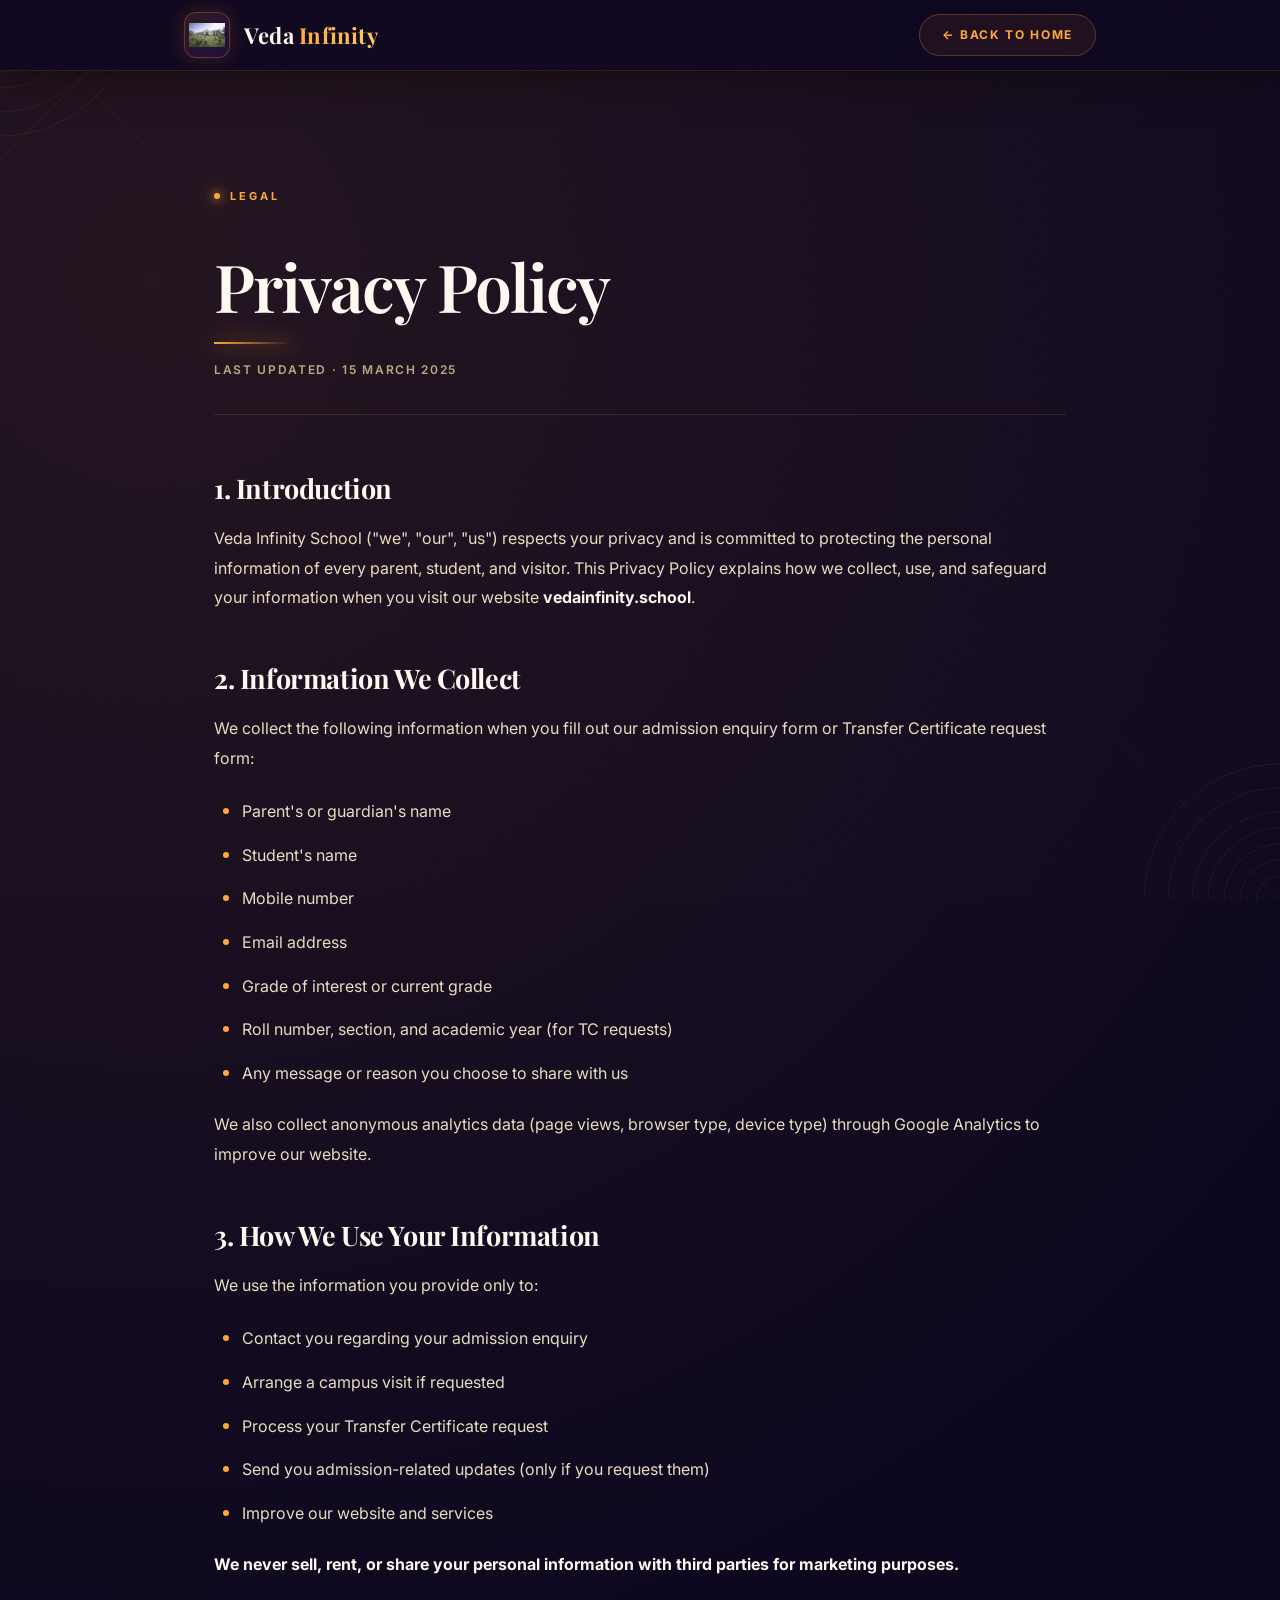
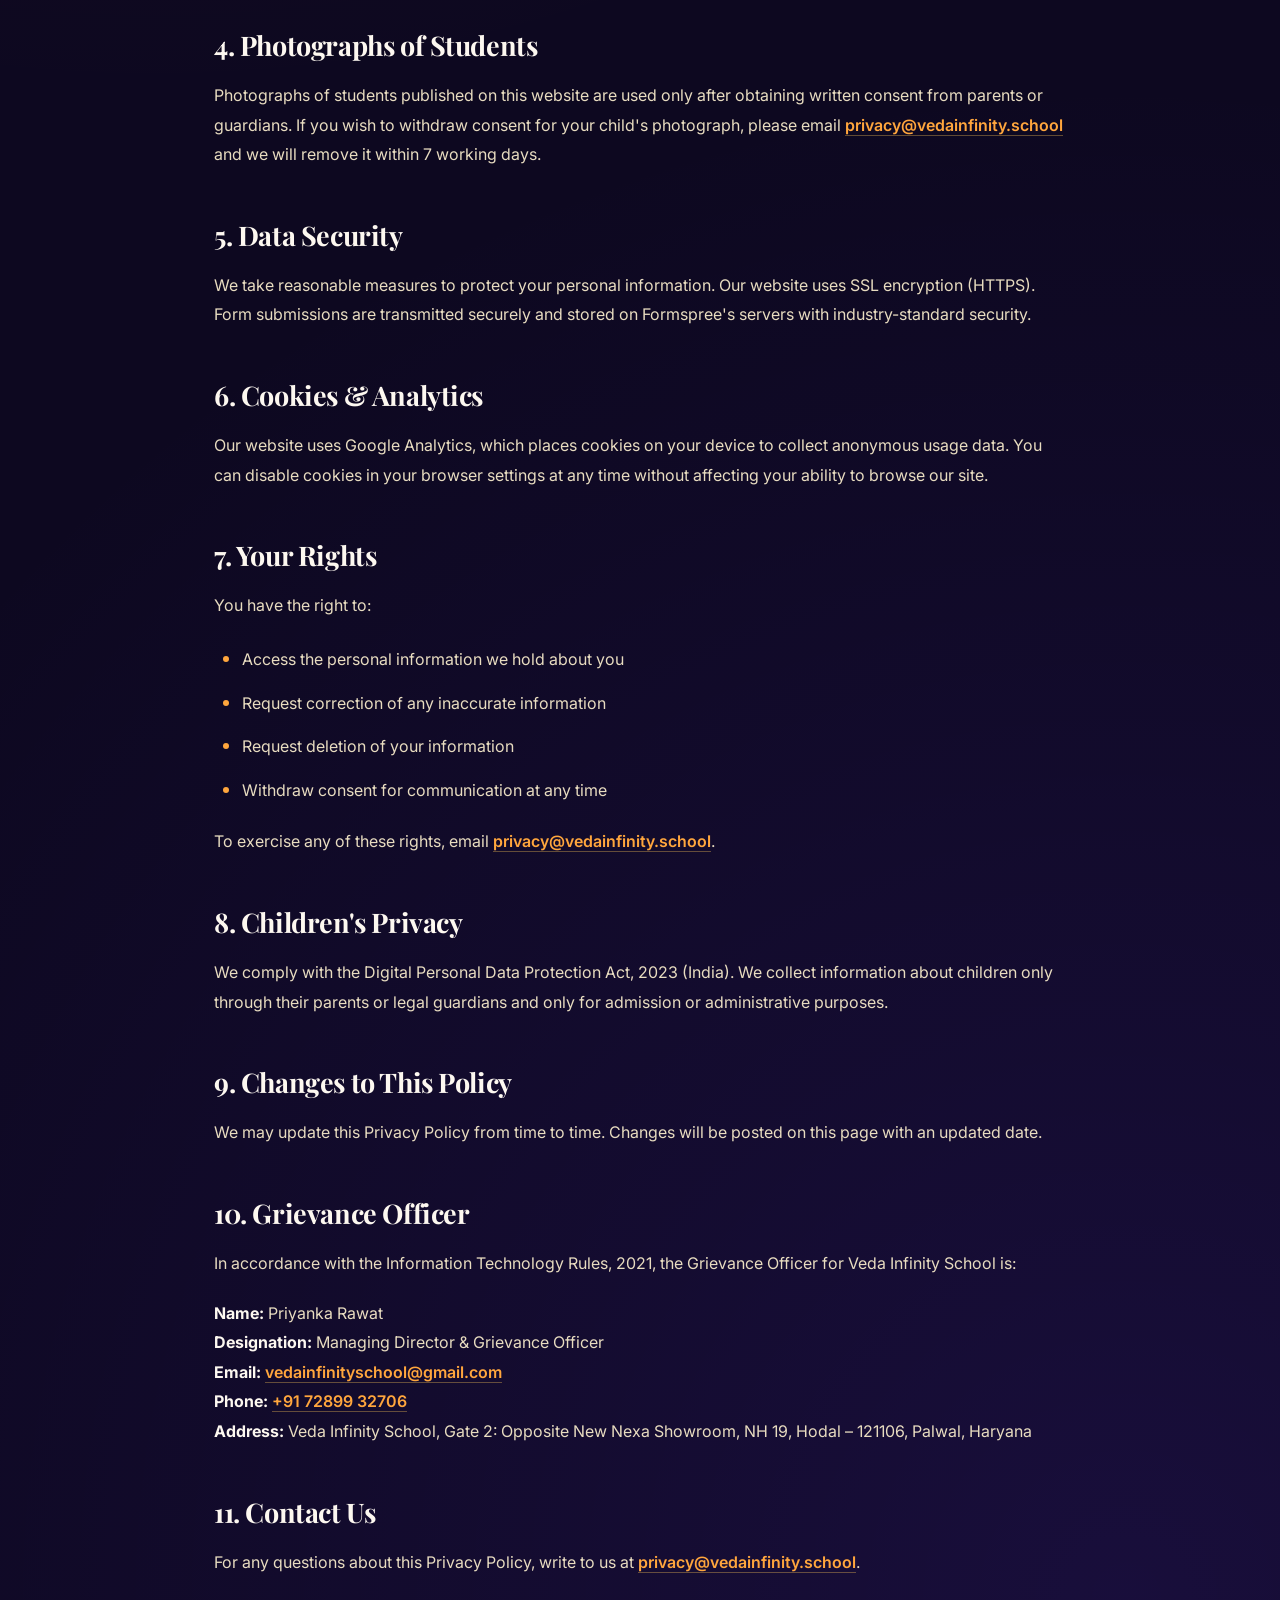
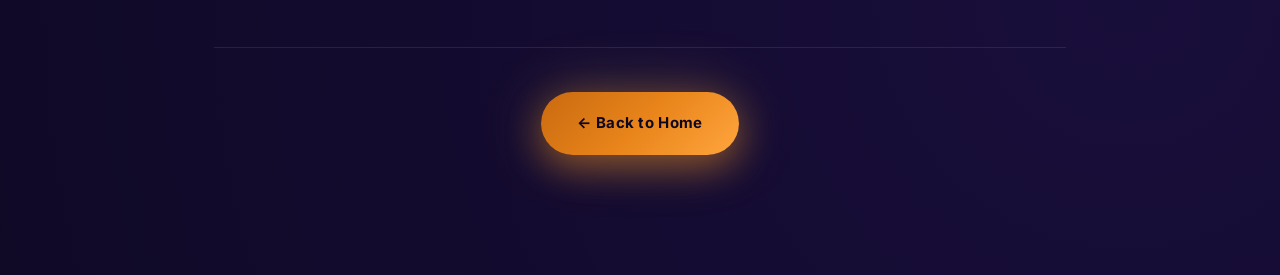
<file: privacy.html>
<!DOCTYPE html>
<html lang="en">
<head>
<meta charset="UTF-8">
<meta name="viewport" content="width=device-width, initial-scale=1.0">
<title>Privacy Policy · Veda Infinity School</title>
<meta name="description" content="Privacy Policy for Veda Infinity School.">
<link rel="icon" href="favicon.ico" type="image/x-icon">
<link rel="preconnect" href="https://fonts.googleapis.com">
<link rel="preconnect" href="https://fonts.gstatic.com" crossorigin>
<link href="https://fonts.googleapis.com/css2?family=Inter:opsz,wght@14..32,300;14..32,400;14..32,500;14..32,600;14..32,700;14..32,800&family=Playfair+Display:ital,wght@0,400;0,500;0,600;0,700;0,800;1,400&family=Tiro+Devanagari+Hindi:ital@0;1&family=Cormorant+Garamond:ital@0;1&display=swap" rel="stylesheet">
<link rel="stylesheet" href="styles.css">
</head>
<body class="legal-page">

<div class="noise-overlay"></div>
<div class="mandala-corner mandala-tl"></div>
<div class="mandala-corner mandala-br"></div>

<header class="glass-header scrolled">
  <div class="header-inner">
    <a href="index.html" class="logo">
      <span class="logo-image-wrap">
        <img src="images/logo.png" alt="Veda Infinity" class="logo-image" onerror="this.style.display='none';this.nextElementSibling.style.display='flex';">
        <span class="logo-mark-fallback">ॐ</span>
      </span>
      <span class="logo-text">Veda <span class="logo-light">Infinity</span></span>
    </a>
    <nav class="nav-links">
      <a href="index.html">← Back to Home</a>
    </nav>
  </div>
</header>

<main class="legal-content">
  <span class="section-tag"><span class="tag-dot"></span>LEGAL</span>
  <h1 class="legal-title">Privacy Policy</h1>
  <p class="legal-updated">Last updated · 15 March 2025</p>

  <div class="legal-body">

    <h2>1. Introduction</h2>
    <p>Veda Infinity School ("we", "our", "us") respects your privacy and is committed to protecting the personal information of every parent, student, and visitor. This Privacy Policy explains how we collect, use, and safeguard your information when you visit our website <strong>vedainfinity.school</strong>.</p>

    <h2>2. Information We Collect</h2>
    <p>We collect the following information when you fill out our admission enquiry form or Transfer Certificate request form:</p>
    <ul>
      <li>Parent's or guardian's name</li>
      <li>Student's name</li>
      <li>Mobile number</li>
      <li>Email address</li>
      <li>Grade of interest or current grade</li>
      <li>Roll number, section, and academic year (for TC requests)</li>
      <li>Any message or reason you choose to share with us</li>
    </ul>
    <p>We also collect anonymous analytics data (page views, browser type, device type) through Google Analytics to improve our website.</p>

    <h2>3. How We Use Your Information</h2>
    <p>We use the information you provide only to:</p>
    <ul>
      <li>Contact you regarding your admission enquiry</li>
      <li>Arrange a campus visit if requested</li>
      <li>Process your Transfer Certificate request</li>
      <li>Send you admission-related updates (only if you request them)</li>
      <li>Improve our website and services</li>
    </ul>
    <p><strong>We never sell, rent, or share your personal information with third parties for marketing purposes.</strong></p>

    <h2>4. Photographs of Students</h2>
    <p>Photographs of students published on this website are used only after obtaining written consent from parents or guardians. If you wish to withdraw consent for your child's photograph, please email <a href="mailto:privacy@vedainfinity.school">privacy@vedainfinity.school</a> and we will remove it within 7 working days.</p>

    <h2>5. Data Security</h2>
    <p>We take reasonable measures to protect your personal information. Our website uses SSL encryption (HTTPS). Form submissions are transmitted securely and stored on Formspree's servers with industry-standard security.</p>

    <h2>6. Cookies &amp; Analytics</h2>
    <p>Our website uses Google Analytics, which places cookies on your device to collect anonymous usage data. You can disable cookies in your browser settings at any time without affecting your ability to browse our site.</p>

    <h2>7. Your Rights</h2>
    <p>You have the right to:</p>
    <ul>
      <li>Access the personal information we hold about you</li>
      <li>Request correction of any inaccurate information</li>
      <li>Request deletion of your information</li>
      <li>Withdraw consent for communication at any time</li>
    </ul>
    <p>To exercise any of these rights, email <a href="mailto:privacy@vedainfinity.school">privacy@vedainfinity.school</a>.</p>

    <h2>8. Children's Privacy</h2>
    <p>We comply with the Digital Personal Data Protection Act, 2023 (India). We collect information about children only through their parents or legal guardians and only for admission or administrative purposes.</p>

    <h2>9. Changes to This Policy</h2>
    <p>We may update this Privacy Policy from time to time. Changes will be posted on this page with an updated date.</p>

    <h2>10. Grievance Officer</h2>
    <p>In accordance with the Information Technology Rules, 2021, the Grievance Officer for Veda Infinity School is:</p>
      <p>
      <strong>Name:</strong> Priyanka Rawat<br>
      <strong>Designation:</strong> Managing Director &amp; Grievance Officer<br>
      <strong>Email:</strong> <a href="mailto:vedainfinityschool@gmail.com">vedainfinityschool@gmail.com</a><br>
      <strong>Phone:</strong> <a href="tel:+917289932706">+91 72899 32706</a><br>
      <strong>Address:</strong> Veda Infinity School, Gate 2: Opposite New Nexa Showroom, NH 19, Hodal – 121106, Palwal, Haryana
    </p>
    <h2>11. Contact Us</h2>
    <p>For any questions about this Privacy Policy, write to us at <a href="mailto:privacy@vedainfinity.school">privacy@vedainfinity.school</a>.</p>

  </div>

  <div class="legal-back">
    <a href="index.html" class="btn-primary"><span>← Back to Home</span></a>
  </div>
</main>

<script src="script.js"></script>
</body>
</html>
</file>
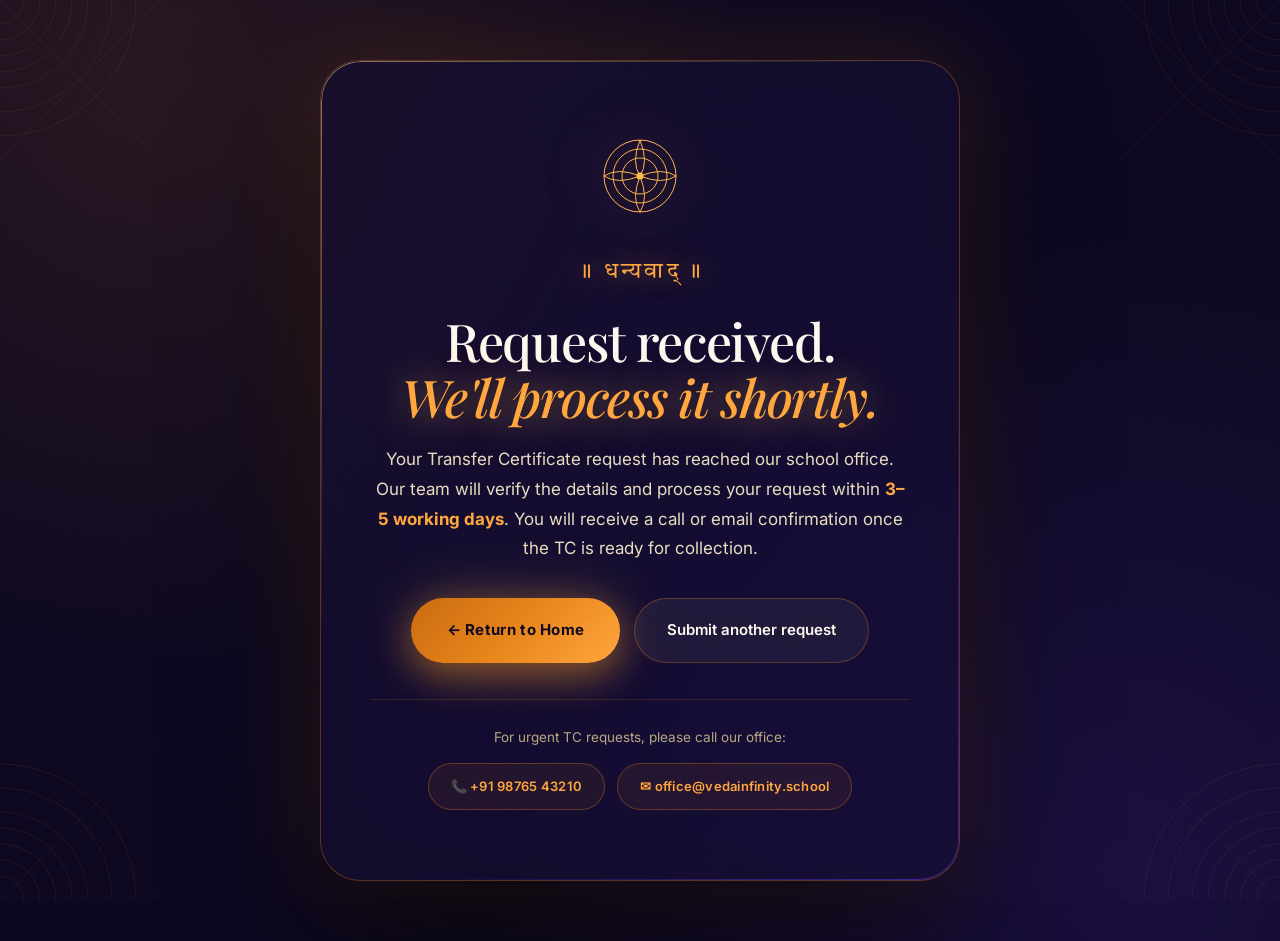
<file: tc-thank-you.html>
<!DOCTYPE html>
<html lang="en">
<head>
<meta charset="UTF-8">
<meta name="viewport" content="width=device-width, initial-scale=1.0">
<title>Thank You · Transfer Certificate Request · Veda Infinity School</title>
<meta name="description" content="Your Transfer Certificate request has been received.">
<link rel="icon" href="favicon.ico" type="image/x-icon">
<link rel="preconnect" href="https://fonts.googleapis.com">
<link rel="preconnect" href="https://fonts.gstatic.com" crossorigin>
<link href="https://fonts.googleapis.com/css2?family=Inter:opsz,wght@14..32,300;14..32,400;14..32,500;14..32,600;14..32,700;14..32,800&family=Playfair+Display:ital,wght@0,400;0,500;0,600;0,700;0,800;1,400&family=Tiro+Devanagari+Hindi:ital@0;1&family=Cormorant+Garamond:ital@0;1&display=swap" rel="stylesheet">
<link rel="stylesheet" href="styles.css">
</head>
<body class="thankyou-page">

<div class="noise-overlay"></div>
<div class="mandala-corner mandala-tl"></div>
<div class="mandala-corner mandala-tr"></div>
<div class="mandala-corner mandala-bl"></div>
<div class="mandala-corner mandala-br"></div>

<div class="thankyou-box" data-reveal>
  <div class="thankyou-mandala">
    <svg viewBox="0 0 100 100" width="90" height="90">
      <g fill="none" stroke="#ffb84d" stroke-width="1.1">
        <circle cx="50" cy="50" r="20"/>
        <circle cx="50" cy="50" r="30"/>
        <circle cx="50" cy="50" r="40"/>
        <path d="M50 10 Q 60 35 50 50 Q 40 35 50 10"/>
        <path d="M50 50 Q 75 40 90 50 Q 75 60 50 50"/>
        <path d="M50 50 Q 40 75 50 90 Q 60 75 50 50"/>
        <path d="M50 50 Q 25 60 10 50 Q 25 40 50 50"/>
      </g>
      <circle cx="50" cy="50" r="4" fill="#ffb84d"/>
    </svg>
  </div>

  <div class="thankyou-deva">॥ धन्यवाद् ॥</div>

  <h1 class="thankyou-title">
    Request received.<br>
    <em>We'll process it shortly.</em>
  </h1>

  <p class="thankyou-text">
    Your Transfer Certificate request has reached our school office. Our team will verify the details and process your request within <strong style="color:var(--saffron-bright);font-weight:700;">3–5 working days</strong>. You will receive a call or email confirmation once the TC is ready for collection.
  </p>

  <div class="thankyou-actions">
    <a href="index.html" class="btn-primary">
      <span>← Return to Home</span>
    </a>
    <a href="index.html#tc-form" class="btn-ghost">
      <span>Submit another request</span>
    </a>
  </div>

  <div style="margin-top:36px;padding-top:26px;border-top:1px solid var(--border);">
    <p style="font-size:13.5px;color:var(--ink-3);line-height:1.7;margin-bottom:14px;">
      For urgent TC requests, please call our office:
    </p>
    <div class="contact-row" style="justify-content:center;">
      <a href="tel:+919876543210" class="contact-chip">📞 +91 98765 43210</a>
      <a href="mailto:office@vedainfinity.school" class="contact-chip">✉ office@vedainfinity.school</a>
    </div>
  </div>
</div>

<script src="script.js"></script>
</body>
</html>
</file>
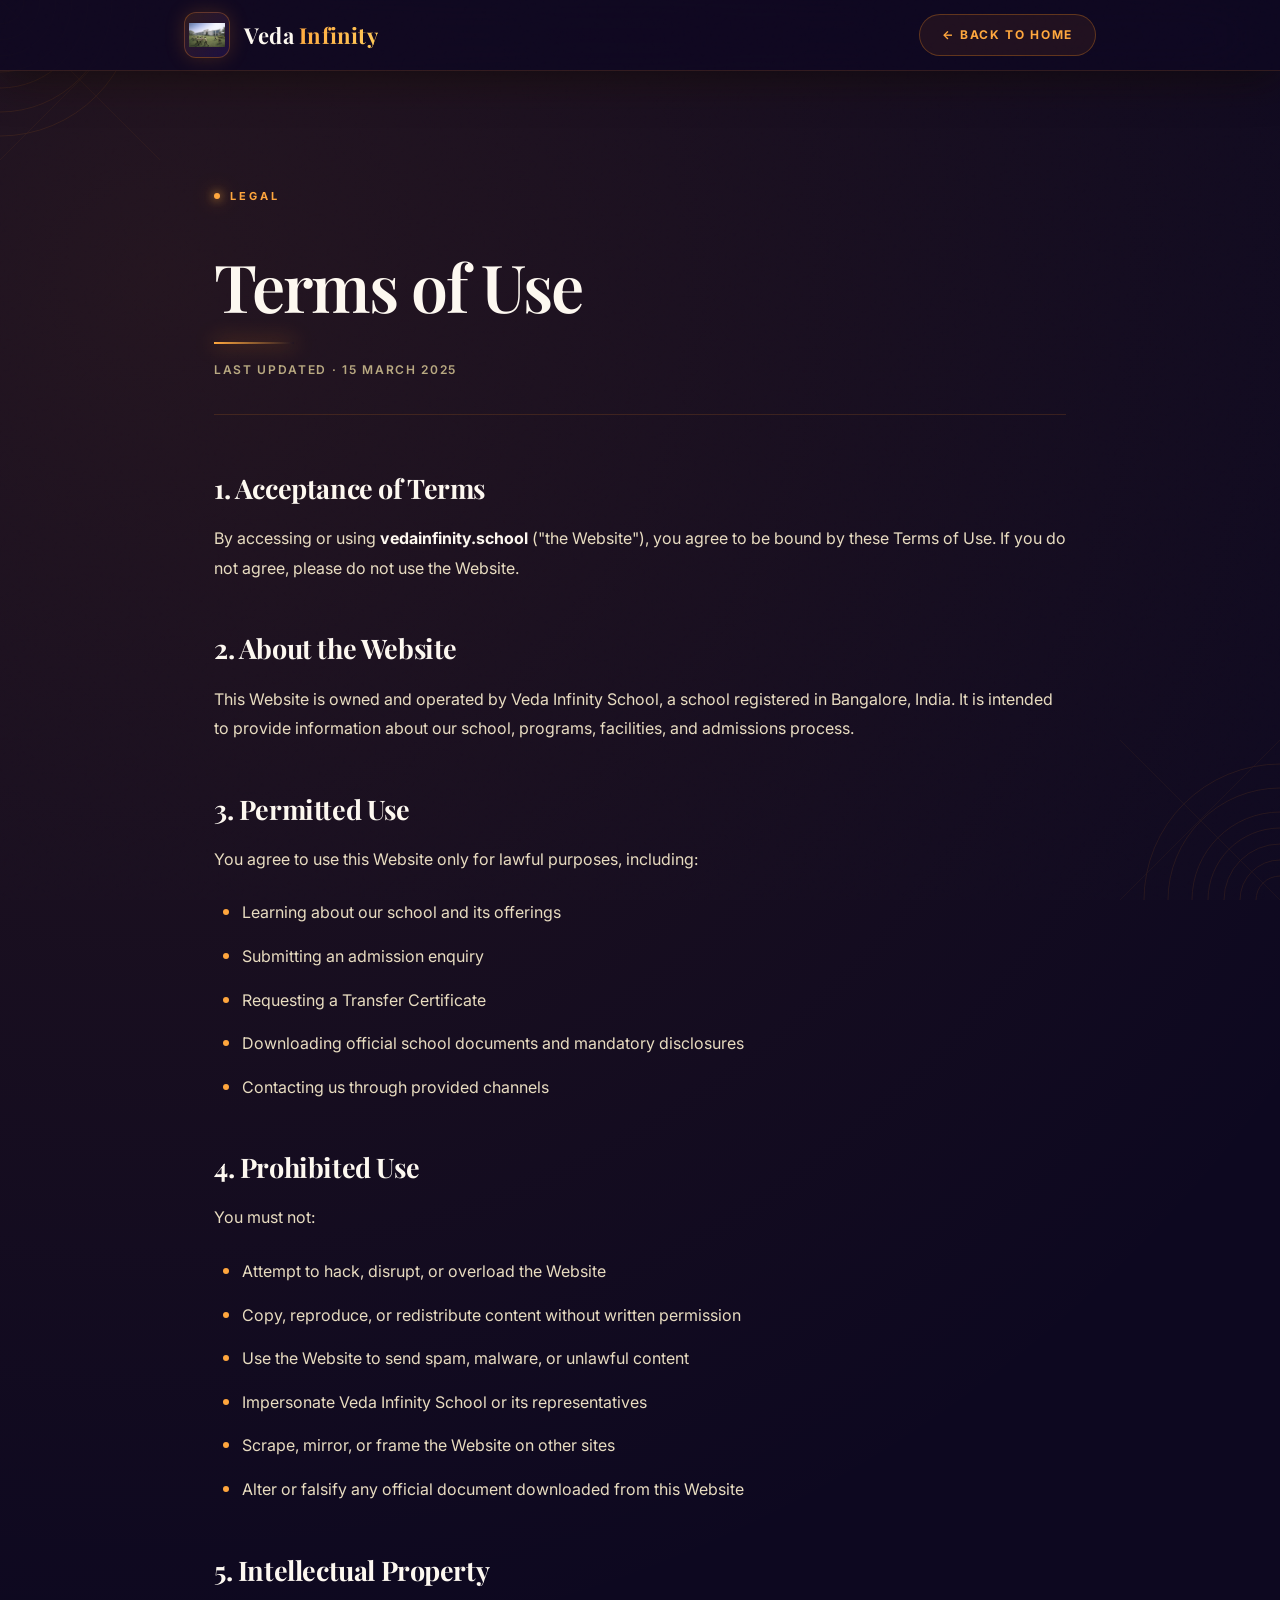
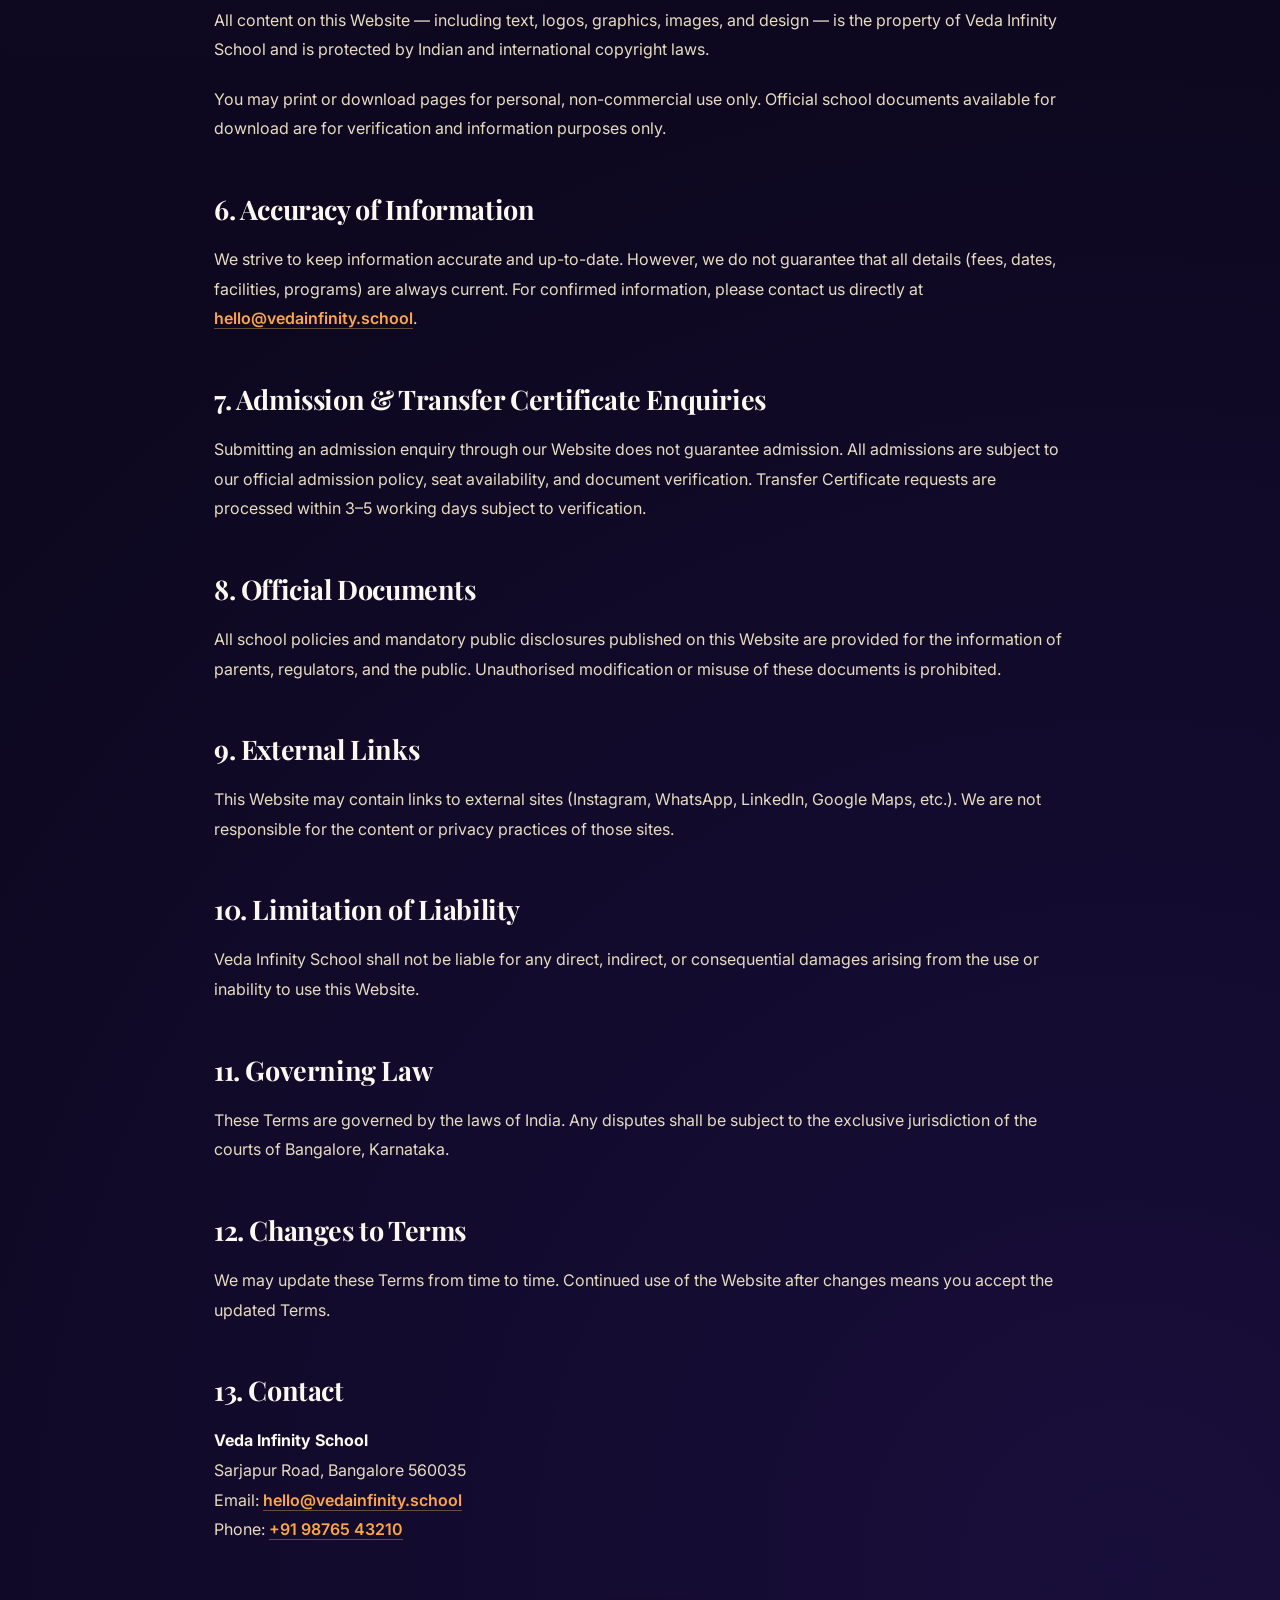
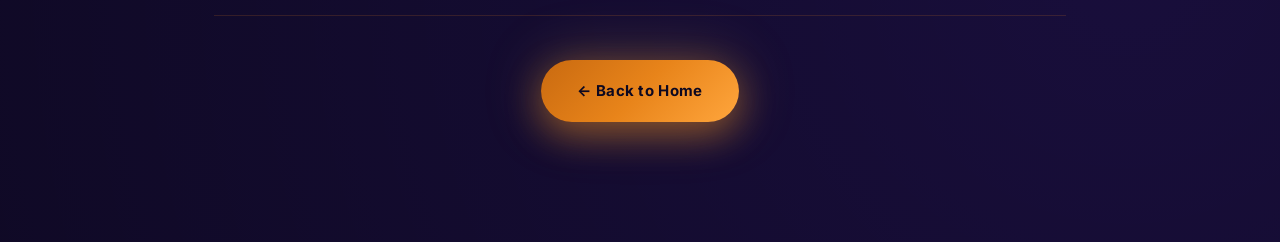
<file: terms.html>
<!DOCTYPE html>
<html lang="en">
<head>
<meta charset="UTF-8">
<meta name="viewport" content="width=device-width, initial-scale=1.0">
<title>Terms of Use · Veda Infinity School</title>
<meta name="description" content="Terms of Use for Veda Infinity School website.">
<link rel="icon" href="favicon.ico" type="image/x-icon">
<link rel="preconnect" href="https://fonts.googleapis.com">
<link rel="preconnect" href="https://fonts.gstatic.com" crossorigin>
<link href="https://fonts.googleapis.com/css2?family=Inter:opsz,wght@14..32,300;14..32,400;14..32,500;14..32,600;14..32,700;14..32,800&family=Playfair+Display:ital,wght@0,400;0,500;0,600;0,700;0,800;1,400&family=Tiro+Devanagari+Hindi:ital@0;1&family=Cormorant+Garamond:ital@0;1&display=swap" rel="stylesheet">
<link rel="stylesheet" href="styles.css">
</head>
<body class="legal-page">

<div class="noise-overlay"></div>
<div class="mandala-corner mandala-tl"></div>
<div class="mandala-corner mandala-br"></div>

<header class="glass-header scrolled">
  <div class="header-inner">
    <a href="index.html" class="logo">
      <span class="logo-image-wrap">
        <img src="images/logo.png" alt="Veda Infinity" class="logo-image" onerror="this.style.display='none';this.nextElementSibling.style.display='flex';">
        <span class="logo-mark-fallback">ॐ</span>
      </span>
      <span class="logo-text">Veda <span class="logo-light">Infinity</span></span>
    </a>
    <nav class="nav-links">
      <a href="index.html">← Back to Home</a>
    </nav>
  </div>
</header>

<main class="legal-content">
  <span class="section-tag"><span class="tag-dot"></span>LEGAL</span>
  <h1 class="legal-title">Terms of Use</h1>
  <p class="legal-updated">Last updated · 15 March 2025</p>

  <div class="legal-body">

    <h2>1. Acceptance of Terms</h2>
    <p>By accessing or using <strong>vedainfinity.school</strong> ("the Website"), you agree to be bound by these Terms of Use. If you do not agree, please do not use the Website.</p>

    <h2>2. About the Website</h2>
    <p>This Website is owned and operated by Veda Infinity School, a school registered in Bangalore, India. It is intended to provide information about our school, programs, facilities, and admissions process.</p>

    <h2>3. Permitted Use</h2>
    <p>You agree to use this Website only for lawful purposes, including:</p>
    <ul>
      <li>Learning about our school and its offerings</li>
      <li>Submitting an admission enquiry</li>
      <li>Requesting a Transfer Certificate</li>
      <li>Downloading official school documents and mandatory disclosures</li>
      <li>Contacting us through provided channels</li>
    </ul>

    <h2>4. Prohibited Use</h2>
    <p>You must not:</p>
    <ul>
      <li>Attempt to hack, disrupt, or overload the Website</li>
      <li>Copy, reproduce, or redistribute content without written permission</li>
      <li>Use the Website to send spam, malware, or unlawful content</li>
      <li>Impersonate Veda Infinity School or its representatives</li>
      <li>Scrape, mirror, or frame the Website on other sites</li>
      <li>Alter or falsify any official document downloaded from this Website</li>
    </ul>

    <h2>5. Intellectual Property</h2>
    <p>All content on this Website — including text, logos, graphics, images, and design — is the property of Veda Infinity School and is protected by Indian and international copyright laws.</p>
    <p>You may print or download pages for personal, non-commercial use only. Official school documents available for download are for verification and information purposes only.</p>

    <h2>6. Accuracy of Information</h2>
    <p>We strive to keep information accurate and up-to-date. However, we do not guarantee that all details (fees, dates, facilities, programs) are always current. For confirmed information, please contact us directly at <a href="mailto:hello@vedainfinity.school">hello@vedainfinity.school</a>.</p>

    <h2>7. Admission &amp; Transfer Certificate Enquiries</h2>
    <p>Submitting an admission enquiry through our Website does not guarantee admission. All admissions are subject to our official admission policy, seat availability, and document verification. Transfer Certificate requests are processed within 3–5 working days subject to verification.</p>

    <h2>8. Official Documents</h2>
    <p>All school policies and mandatory public disclosures published on this Website are provided for the information of parents, regulators, and the public. Unauthorised modification or misuse of these documents is prohibited.</p>

    <h2>9. External Links</h2>
    <p>This Website may contain links to external sites (Instagram, WhatsApp, LinkedIn, Google Maps, etc.). We are not responsible for the content or privacy practices of those sites.</p>

    <h2>10. Limitation of Liability</h2>
    <p>Veda Infinity School shall not be liable for any direct, indirect, or consequential damages arising from the use or inability to use this Website.</p>

    <h2>11. Governing Law</h2>
    <p>These Terms are governed by the laws of India. Any disputes shall be subject to the exclusive jurisdiction of the courts of Bangalore, Karnataka.</p>

    <h2>12. Changes to Terms</h2>
    <p>We may update these Terms from time to time. Continued use of the Website after changes means you accept the updated Terms.</p>

    <h2>13. Contact</h2>
    <p>
      <strong>Veda Infinity School</strong><br>
      Sarjapur Road, Bangalore 560035<br>
      Email: <a href="mailto:hello@vedainfinity.school">hello@vedainfinity.school</a><br>
      Phone: <a href="tel:+919876543210">+91 98765 43210</a>
    </p>

  </div>

  <div class="legal-back">
    <a href="index.html" class="btn-primary"><span>← Back to Home</span></a>
  </div>
</main>

<script src="script.js"></script>
</body>
</html>
</file>
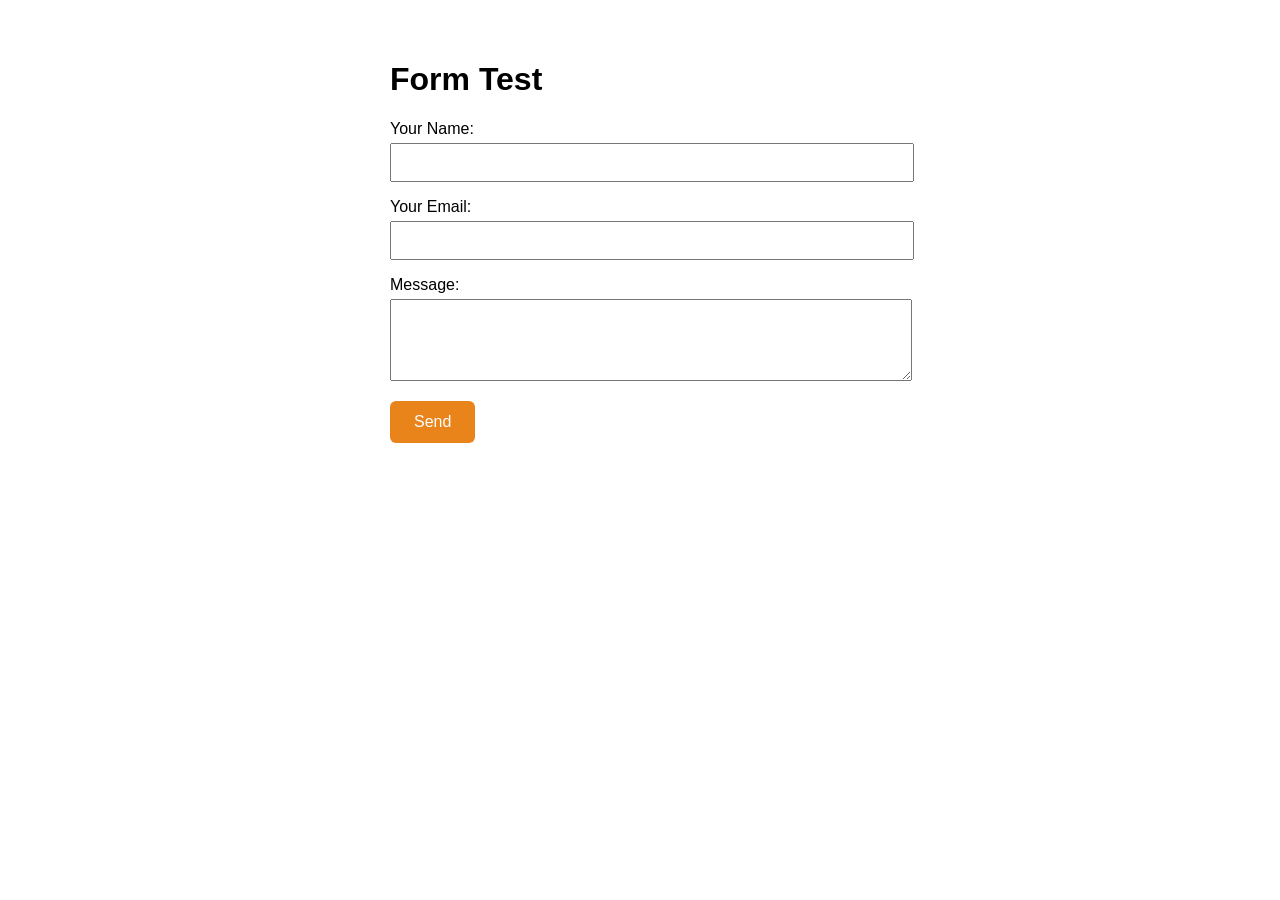
<file: test-form.html>
<!DOCTYPE html>
<html>
<head><title>Form Test</title></head>
<body style="padding:40px;font-family:sans-serif;max-width:500px;margin:auto;">

<h1>Form Test</h1>

<form action="https://formspree.io/f/mzezgqvl" method="POST">
  <p>
    <label>Your Name:</label><br>
    <input type="text" name="name" required style="width:100%;padding:10px;margin-top:5px;">
  </p>
  <p>
    <label>Your Email:</label><br>
    <input type="email" name="email" required style="width:100%;padding:10px;margin-top:5px;">
  </p>
  <p>
    <label>Message:</label><br>
    <textarea name="message" rows="4" required style="width:100%;padding:10px;margin-top:5px;"></textarea>
  </p>
  <button type="submit" style="padding:12px 24px;background:#e8841a;color:white;border:none;border-radius:6px;font-size:16px;cursor:pointer;">Send</button>
</form>

</body>
</html>
</file>
<file: styles.css>
/* ============================================================
   VEDA INFINITY SCHOOL — styles.css
   Warm Vedic theme · Part 1 of 2
   Cosmic saffron · gold · cream palette on deep indigo base
   ============================================================ */

*, *::before, *::after {
  margin: 0;
  padding: 0;
  box-sizing: border-box;
}

:root {
  /* Deep base — warm indigo instead of black */
  --bg: #0d0820;
  --bg-2: #150f2e;
  --bg-3: #1d153d;
  --bg-glow: #2a1f5c;

  /* Ink — warm cream instead of white */
  --ink: #fdf8f0;
  --ink-2: #e8dcc0;
  --ink-3: #b8a880;
  --ink-4: #7a6a4a;

  /* Sacred accents — saffron / gold / marigold */
  --saffron: #e8841a;
  --saffron-bright: #ffa63d;
  --saffron-deep: #c96a10;
  --gold: #ffc857;
  --gold-bright: #ffe08a;
  --marigold: #f5a623;
  --marigold-light: #ffd166;
  --cream: #fff9f0;
  --cream-2: #fdf3e0;

  /* House colours — Veda palette */
  --rig: #ff6b3d;
  --sama: #3ab7ff;
  --yajur: #3ddc97;
  --atharva: #b76bff;

  /* Temple accents */
  --lotus: #ff7aa0;
  --teal: #3ee0d0;
  --indigo: #6b3aff;
  --violet: #b76bff;
  --rose: #d97757;
  --green: #4d7c4a;

  /* Glass */
  --glass: rgba(253, 248, 240, 0.04);
  --glass-2: rgba(253, 248, 240, 0.07);
  --glass-3: rgba(253, 248, 240, 0.11);
  --border: rgba(232, 132, 26, 0.16);
  --border-2: rgba(232, 132, 26, 0.32);
  --border-3: rgba(232, 132, 26, 0.5);
  --border-gold: rgba(255, 200, 87, 0.4);

  /* Shadows / glows */
  --glow-saffron: rgba(232, 132, 26, 0.35);
  --glow-gold: rgba(255, 200, 87, 0.4);
  --glow-indigo: rgba(107, 58, 255, 0.3);

  /* Blur */
  --blur: 22px;
  --blur-lg: 40px;
  --blur-xl: 60px;

  /* Radii */
  --radius: 20px;
  --radius-lg: 28px;
  --radius-xl: 40px;

  /* Fonts */
  --font-sans: 'Inter', -apple-system, BlinkMacSystemFont, sans-serif;
  --font-serif: 'Playfair Display', Georgia, serif;
  --font-editorial: 'Cormorant Garamond', Georgia, serif;
  --font-deva: 'Tiro Devanagari Hindi', serif;

  /* Easing */
  --ease: cubic-bezier(0.16, 1, 0.3, 1);
  --ease-2: cubic-bezier(0.65, 0, 0.35, 1);
}

html {
  scroll-behavior: smooth;
  -webkit-font-smoothing: antialiased;
  -moz-osx-font-smoothing: grayscale;
}

body {
  font-family: var(--font-sans);
  background: var(--bg);
  color: var(--ink);
  line-height: 1.65;
  overflow-x: hidden;
  cursor: none;
  position: relative;
  background-image:
    radial-gradient(circle at 12% 8%, rgba(232, 132, 26, 0.1), transparent 42%),
    radial-gradient(circle at 88% 92%, rgba(107, 58, 255, 0.12), transparent 45%),
    radial-gradient(circle at 50% 45%, rgba(255, 200, 87, 0.05), transparent 60%);
}

body.loading { overflow: hidden; }

img { max-width: 100%; display: block; }
a { color: inherit; text-decoration: none; }
button { font-family: inherit; cursor: none; border: none; background: none; color: inherit; }

::selection { background: var(--saffron); color: var(--bg); }

::-webkit-scrollbar { width: 9px; }
::-webkit-scrollbar-track { background: var(--bg-2); }
::-webkit-scrollbar-thumb {
  background: linear-gradient(var(--saffron), var(--indigo));
  border-radius: 10px;
}

/* ============================================================
   CUSTOM CURSOR (2-layer)
   ============================================================ */
.cursor-dot,
.cursor-ring {
  position: fixed;
  top: 0;
  left: 0;
  pointer-events: none;
  z-index: 99999;
  border-radius: 50%;
  transform: translate(-50%, -50%);
  will-change: transform, left, top;
  opacity: 0;
  transition: opacity 0.4s;
}

.cursor-dot {
  width: 6px;
  height: 6px;
  background: var(--saffron-bright);
  box-shadow: 0 0 14px var(--saffron-bright), 0 0 28px var(--saffron-deep);
}

.cursor-ring {
  width: 42px;
  height: 42px;
  border: 1.5px solid rgba(232, 132, 26, 0.55);
  transition:
    width 0.35s var(--ease),
    height 0.35s var(--ease),
    border-color 0.35s,
    background 0.35s,
    transform 0.15s,
    opacity 0.4s;
}

.cursor-ring.hover {
  width: 78px;
  height: 78px;
  border-color: var(--saffron-bright);
  background: rgba(232, 132, 26, 0.1);
  box-shadow: 0 0 30px rgba(255, 200, 87, 0.4);
}

@media (max-width: 900px) {
  body { cursor: auto; }
  .cursor-dot, .cursor-ring { display: none; }
}

/* ============================================================
   NOISE OVERLAY
   ============================================================ */
.noise-overlay {
  position: fixed;
  inset: 0;
  z-index: 9998;
  pointer-events: none;
  opacity: 0.05;
  background-image: url("data:image/svg+xml,%3Csvg viewBox='0 0 256 256' xmlns='http://www.w3.org/2000/svg'%3E%3Cfilter id='n'%3E%3CfeTurbulence type='fractalNoise' baseFrequency='0.9' numOctaves='4'/%3E%3C/filter%3E%3Crect width='100%25' height='100%25' filter='url(%23n)'/%3E%3C/svg%3E");
  mix-blend-mode: overlay;
}

/* ============================================================
   MANDALA CORNERS
   ============================================================ */
.mandala-corner {
  position: fixed;
  width: 160px;
  height: 160px;
  pointer-events: none;
  z-index: 5;
  opacity: 0.13;
  background-size: contain;
  background-repeat: no-repeat;
  background-image: url("data:image/svg+xml,%3Csvg viewBox='0 0 100 100' xmlns='http://www.w3.org/2000/svg'%3E%3Cg fill='none' stroke='%23e8841a' stroke-width='0.5'%3E%3Ccircle cx='0' cy='0' r='15'/%3E%3Ccircle cx='0' cy='0' r='25'/%3E%3Ccircle cx='0' cy='0' r='35'/%3E%3Ccircle cx='0' cy='0' r='45'/%3E%3Ccircle cx='0' cy='0' r='55'/%3E%3Ccircle cx='0' cy='0' r='70'/%3E%3Ccircle cx='0' cy='0' r='85'/%3E%3C/g%3E%3Cg fill='none' stroke='%23e8841a' stroke-width='0.3'%3E%3Cpath d='M0 0 L 100 100'/%3E%3Cpath d='M100 0 L 0 100'/%3E%3C/g%3E%3C/svg%3E");
}
.mandala-tl { top: 0; left: 0; }
.mandala-tr { top: 0; right: 0; transform: scaleX(-1); }
.mandala-bl { bottom: 0; left: 0; transform: scaleY(-1); }
.mandala-br { bottom: 0; right: 0; transform: scale(-1); }
@media (max-width: 900px) {
  .mandala-corner { width: 90px; height: 90px; }
}

/* ============================================================
   FLOATING SANSKRIT AXIOMS
   ============================================================ */
.axiom {
  position: fixed;
  font-family: var(--font-deva);
  font-size: clamp(60px, 8vw, 140px);
  color: rgba(232, 132, 26, 0.035);
  font-weight: 500;
  pointer-events: none;
  z-index: 1;
  white-space: nowrap;
  letter-spacing: 0.04em;
  filter: blur(1.5px);
}
.axiom-1 { top: 12%; left: -4%; animation: axiomFloat 60s ease-in-out infinite; }
.axiom-2 { top: 48%; right: -10%; animation: axiomFloat 72s ease-in-out infinite reverse; }
.axiom-3 { bottom: 15%; left: 20%; animation: axiomFloat 55s ease-in-out infinite; animation-delay: -20s; }

@keyframes axiomFloat {
  0%, 100% { transform: translate(0, 0) rotate(-1deg); }
  50% { transform: translate(60px, -40px) rotate(1deg); }
}
@media (max-width: 900px) {
  .axiom { font-size: 52px; opacity: 0.5; }
}

/* ============================================================
   LOADER
   ============================================================ */
.loader {
  position: fixed;
  inset: 0;
  z-index: 99999;
  background: var(--bg);
  display: flex;
  align-items: center;
  justify-content: center;
  transition: opacity 0.9s var(--ease), visibility 0.9s;
}
.loader.hidden { opacity: 0; visibility: hidden; }

.loader-stage {
  text-align: center;
  display: flex;
  flex-direction: column;
  align-items: center;
  gap: 28px;
}

.loader-lotus {
  filter: drop-shadow(0 0 30px rgba(232, 132, 26, 0.5));
}
.loader-lotus svg {
  animation: spin 12s linear infinite;
}
.loader-petals {
  transform-origin: 100px 100px;
  animation: spin 6s linear infinite reverse;
}
.loader-core {
  animation: corePulse 1.6s ease-in-out infinite;
}
@keyframes spin { to { transform: rotate(360deg); } }
@keyframes corePulse {
  0%, 100% { r: 4; opacity: 1; }
  50% { r: 6; opacity: 0.6; }
}

.loader-text {
  display: flex;
  flex-direction: column;
  gap: 6px;
  align-items: center;
}
.loader-deva {
  font-family: var(--font-deva);
  font-size: 44px;
  color: var(--saffron-bright);
  letter-spacing: 0.06em;
  text-shadow: 0 0 30px rgba(255, 200, 87, 0.6);
}
.loader-en {
  font-family: var(--font-sans);
  font-size: 13px;
  letter-spacing: 0.55em;
  color: var(--ink-2);
  font-weight: 600;
}
.loader-sub {
  font-family: var(--font-deva);
  font-size: 14px;
  color: var(--ink-3);
  letter-spacing: 0.02em;
  margin-top: 6px;
}

.loader-bar {
  width: 280px;
  height: 2px;
  background: rgba(232, 132, 26, 0.12);
  overflow: hidden;
  border-radius: 2px;
}
.loader-bar-fill {
  height: 100%;
  width: 0;
  background: linear-gradient(90deg, var(--saffron), var(--saffron-bright), var(--gold));
  animation: loadBar 2s var(--ease) forwards;
  box-shadow: 0 0 20px var(--saffron);
}
@keyframes loadBar { to { width: 100%; } }

/* ============================================================
   SCROLL PROGRESS
   ============================================================ */
.scroll-progress {
  position: fixed;
  top: 0;
  left: 0;
  width: 100%;
  height: 3px;
  z-index: 9999;
  background: transparent;
}
.scroll-progress-bar {
  height: 100%;
  width: 0;
  background: linear-gradient(90deg, var(--saffron-deep), var(--saffron-bright), var(--gold));
  box-shadow: 0 0 15px var(--saffron);
  transition: width 0.1s linear;
}

/* ============================================================
   HEADER
   ============================================================ */
.glass-header {
  position: fixed;
  top: 0;
  left: 0;
  width: 100%;
  z-index: 1000;
  padding: 18px 0;
  background: rgba(13, 8, 32, 0.6);
  backdrop-filter: blur(var(--blur-lg)) saturate(180%);
  -webkit-backdrop-filter: blur(var(--blur-lg)) saturate(180%);
  border-bottom: 1px solid var(--border);
  transition: padding 0.4s var(--ease), background 0.4s, box-shadow 0.4s;
}
.glass-header.scrolled {
  padding: 12px 0;
  background: rgba(13, 8, 32, 0.85);
  box-shadow: 0 8px 40px rgba(0, 0, 0, 0.5), 0 0 60px rgba(232, 132, 26, 0.08);
}

.header-inner {
  max-width: 1440px;
  margin: 0 auto;
  padding: 0 44px;
  display: flex;
  align-items: center;
  justify-content: space-between;
  gap: 20px;
}

.logo {
  display: flex;
  align-items: center;
  gap: 14px;
  transition: transform 0.35s var(--ease);
}
.logo:hover { transform: scale(1.03); }

.logo-image-wrap {
  width: 46px;
  height: 46px;
  display: flex;
  align-items: center;
  justify-content: center;
  border-radius: 12px;
  overflow: hidden;
  flex-shrink: 0;
  background: linear-gradient(135deg, rgba(232, 132, 26, 0.14), rgba(107, 58, 255, 0.14));
  border: 1px solid var(--border-2);
  box-shadow: 0 0 20px rgba(232, 132, 26, 0.2);
}
.logo-image {
  width: 100%;
  height: 100%;
  object-fit: contain;
  padding: 4px;
}
.logo-mark-fallback {
  display: none;
  align-items: center;
  justify-content: center;
  width: 46px;
  height: 46px;
  color: var(--saffron-bright);
  font-family: var(--font-deva);
  font-size: 30px;
  line-height: 1;
  animation: markPulse 4s ease-in-out infinite;
  text-shadow: 0 0 20px var(--saffron);
}
@keyframes markPulse {
  0%, 100% { transform: scale(1); filter: drop-shadow(0 0 4px rgba(232, 132, 26, 0.5)); }
  50% { transform: scale(1.08); filter: drop-shadow(0 0 18px rgba(255, 200, 87, 1)); }
}

.logo-text {
  font-family: var(--font-serif);
  font-size: 22px;
  font-weight: 700;
  letter-spacing: 0.01em;
  color: var(--ink);
}
.logo-light {
  background: linear-gradient(120deg, var(--saffron-bright), var(--gold), var(--marigold-light));
  -webkit-background-clip: text;
  background-clip: text;
  -webkit-text-fill-color: transparent;
  background-size: 200% auto;
  animation: gradShift 6s ease-in-out infinite;
}
@keyframes gradShift {
  0%, 100% { background-position: 0% 50%; }
  50% { background-position: 100% 50%; }
}

.nav-links {
  display: flex;
  align-items: center;
  gap: 24px;
}
.nav-links a {
  font-size: 13.5px;
  font-weight: 500;
  color: var(--ink-2);
  position: relative;
  padding: 4px 0;
  transition: color 0.3s;
}
.nav-links a::before {
  content: '';
  position: absolute;
  bottom: -2px;
  left: 50%;
  width: 0;
  height: 1.5px;
  background: linear-gradient(90deg, transparent, var(--saffron-bright), transparent);
  transition: width 0.4s var(--ease), left 0.4s var(--ease);
  box-shadow: 0 0 8px var(--saffron);
}
.nav-links a:hover { color: var(--saffron-bright); }
.nav-links a:hover::before { width: 120%; left: -10%; }

.nav-cta {
  padding: 10px 22px;
  border-radius: 100px;
  background: linear-gradient(135deg, rgba(232, 132, 26, 0.18), rgba(107, 58, 255, 0.18));
  border: 1px solid var(--border-2);
  color: var(--saffron-bright) !important;
  font-weight: 700 !important;
  transition: all 0.35s var(--ease);
  box-shadow: 0 0 20px rgba(232, 132, 26, 0.2), inset 0 0 20px rgba(232, 132, 26, 0.05);
}
.nav-cta::before { display: none; }
.nav-cta:hover {
  background: linear-gradient(135deg, var(--saffron-deep), var(--saffron-bright));
  color: var(--bg) !important;
  box-shadow: 0 0 30px rgba(255, 200, 87, 0.6), 0 0 60px rgba(232, 132, 26, 0.4);
  border-color: var(--saffron-bright);
}

.menu-toggle {
  display: none;
  flex-direction: column;
  gap: 5px;
  padding: 8px;
}
.menu-toggle span {
  width: 26px;
  height: 2px;
  background: var(--ink);
  border-radius: 2px;
  transition: transform 0.3s var(--ease), opacity 0.3s;
  box-shadow: 0 0 8px rgba(232, 132, 26, 0.4);
}
.menu-toggle.active span:nth-child(1) { transform: translateY(7px) rotate(45deg); }
.menu-toggle.active span:nth-child(2) { opacity: 0; }
.menu-toggle.active span:nth-child(3) { transform: translateY(-7px) rotate(-45deg); }

/* Mobile menu */
.mobile-menu {
  position: fixed;
  top: 0;
  right: 0;
  width: 100%;
  height: 100vh;
  background: rgba(13, 8, 32, 0.98);
  backdrop-filter: blur(var(--blur-xl));
  -webkit-backdrop-filter: blur(var(--blur-xl));
  z-index: 999;
  display: flex;
  flex-direction: column;
  align-items: center;
  justify-content: center;
  gap: 22px;
  transform: translateX(100%);
  transition: transform 0.7s var(--ease);
  padding: 40px 20px;
  overflow-y: auto;
}
.mobile-menu.open { transform: translateX(0); }
.mobile-menu a {
  font-family: var(--font-serif);
  font-size: 26px;
  font-weight: 600;
  color: var(--ink);
  transition: all 0.3s;
  letter-spacing: 0.02em;
}
.mobile-menu a:hover {
  color: var(--saffron-bright);
  text-shadow: 0 0 20px var(--saffron);
}

.mobile-social {
  display: flex;
  gap: 12px;
  margin-top: 20px;
  padding-top: 24px;
  border-top: 1px solid var(--border);
}
.mobile-social a {
  width: 46px;
  height: 46px;
  border-radius: 50%;
  background: rgba(232, 132, 26, 0.08);
  border: 1px solid var(--border-2);
  display: flex;
  align-items: center;
  justify-content: center;
  color: var(--saffron-bright);
  transition: all 0.35s var(--ease);
}
.mobile-social a:hover {
  background: var(--saffron-bright);
  color: var(--bg);
  transform: translateY(-3px);
  box-shadow: 0 10px 26px rgba(232, 132, 26, 0.5);
}

@media (max-width: 1000px) {
  .nav-links { gap: 18px; }
  .nav-links a { font-size: 13px; }
}
@media (max-width: 900px) {
  .header-inner { padding: 0 20px; }
  .nav-links { display: none; }
  .menu-toggle { display: flex; }
}

/* ============================================================
   SECTION BASE
   ============================================================ */
.section {
  position: relative;
  padding: 150px 44px;
  max-width: 1440px;
  margin: 0 auto;
}
.section-inner {
  position: relative;
  z-index: 2;
}
.section-header {
  max-width: 820px;
  margin-bottom: 80px;
}
.section-header.center {
  text-align: center;
  margin-left: auto;
  margin-right: auto;
}

.section-tag {
  display: inline-flex;
  align-items: center;
  gap: 10px;
  font-size: 11px;
  font-weight: 700;
  letter-spacing: 0.28em;
  text-transform: uppercase;
  color: var(--saffron-bright);
  margin-bottom: 24px;
}
.tag-dot {
  width: 6px;
  height: 6px;
  border-radius: 50%;
  background: var(--saffron-bright);
  box-shadow: 0 0 10px var(--saffron-bright), 0 0 20px var(--saffron);
  animation: tagPulse 2.4s ease-in-out infinite;
}
@keyframes tagPulse {
  0%, 100% { opacity: 1; transform: scale(1); }
  50% { opacity: 0.5; transform: scale(1.3); }
}

.section-title {
  font-family: var(--font-serif);
  font-size: clamp(42px, 5.5vw, 76px);
  font-weight: 500;
  line-height: 1.06;
  letter-spacing: -0.025em;
  color: var(--ink);
  margin-bottom: 24px;
}
.section-title em {
  font-style: italic;
  color: var(--saffron-bright);
  font-weight: 400;
  text-shadow: 0 0 40px rgba(255, 200, 87, 0.5);
}
.section-desc {
  font-size: 17px;
  color: var(--ink-2);
  max-width: 640px;
  line-height: 1.75;
  margin: 0 auto;
}
.section-header:not(.center) .section-desc { margin: 0; }

/* ============================================================
   HERO
   ============================================================ */
.hero {
  position: relative;
  min-height: 100vh;
  display: flex;
  align-items: center;
  padding: 170px 44px 120px;
  max-width: 1440px;
  margin: 0 auto;
  overflow: hidden;
  z-index: 2;
}

.hero-bg {
  position: absolute;
  inset: 0;
  z-index: 0;
  pointer-events: none;
}

.hero-orb {
  position: absolute;
  border-radius: 50%;
  filter: blur(100px);
  opacity: 0.42;
  animation: floatOrb 24s ease-in-out infinite;
}
.hero-orb-1 {
  width: 560px;
  height: 560px;
  background: radial-gradient(circle, var(--saffron-bright), transparent 70%);
  top: -15%;
  left: -8%;
}
.hero-orb-2 {
  width: 480px;
  height: 480px;
  background: radial-gradient(circle, var(--indigo), transparent 70%);
  top: 30%;
  right: -10%;
  animation-delay: -8s;
  opacity: 0.32;
}
.hero-orb-3 {
  width: 420px;
  height: 420px;
  background: radial-gradient(circle, var(--gold), transparent 70%);
  bottom: 5%;
  left: 35%;
  animation-delay: -15s;
  opacity: 0.24;
}
@keyframes floatOrb {
  0%, 100% { transform: translate(0, 0) scale(1); }
  33% { transform: translate(60px, -40px) scale(1.1); }
  66% { transform: translate(-40px, 60px) scale(0.95); }
}

.hero-rangoli {
  position: absolute;
  top: 50%;
  left: 50%;
  width: 1100px;
  height: 1100px;
  transform: translate(-50%, -50%);
  opacity: 0.13;
  background-image: url("data:image/svg+xml,%3Csvg viewBox='0 0 200 200' xmlns='http://www.w3.org/2000/svg'%3E%3Cg fill='none' stroke='%23e8841a' stroke-width='0.5'%3E%3Ccircle cx='100' cy='100' r='30'/%3E%3Ccircle cx='100' cy='100' r='45'/%3E%3Ccircle cx='100' cy='100' r='60'/%3E%3Ccircle cx='100' cy='100' r='78'/%3E%3Ccircle cx='100' cy='100' r='96'/%3E%3C/g%3E%3Cg fill='none' stroke='%23e8841a' stroke-width='0.35'%3E%3Cpath d='M100 10 L 190 100 L 100 190 L 10 100 Z'/%3E%3Cpath d='M100 30 L 170 100 L 100 170 L 30 100 Z'/%3E%3Cpath d='M100 50 L 150 100 L 100 150 L 50 100 Z'/%3E%3C/g%3E%3C/svg%3E");
  background-size: contain;
  background-repeat: no-repeat;
  animation: spinSlow 140s linear infinite;
  filter: drop-shadow(0 0 60px rgba(232, 132, 26, 0.4));
}
@keyframes spinSlow {
  to { transform: translate(-50%, -50%) rotate(360deg); }
}

.hero-img {
  position: absolute;
  border-radius: var(--radius-lg);
  object-fit: cover;
  opacity: 0.6;
  filter: saturate(1.05) brightness(0.9);
  box-shadow: 0 40px 90px rgba(0, 0, 0, 0.6), 0 0 80px rgba(232, 132, 26, 0.18);
  border: 1.5px solid rgba(232, 132, 26, 0.3);
}
.hero-img-1 {
  width: 320px;
  height: 420px;
  top: 8%;
  right: 3%;
  animation: floatImg1 14s ease-in-out infinite;
}
.hero-img-2 {
  width: 260px;
  height: 340px;
  bottom: 12%;
  right: 26%;
  animation: floatImg2 17s ease-in-out infinite;
  opacity: 0.5;
}
@keyframes floatImg1 {
  0%, 100% { transform: translateY(0) rotate(-2deg); }
  50% { transform: translateY(-28px) rotate(2deg); }
}
@keyframes floatImg2 {
  0%, 100% { transform: translateY(0) rotate(3deg); }
  50% { transform: translateY(32px) rotate(-2deg); }
}

.hero-vignette {
  position: absolute;
  inset: 0;
  background: radial-gradient(ellipse at 32% 45%, transparent 22%, var(--bg) 90%);
}

.hero-content {
  position: relative;
  z-index: 3;
  max-width: 940px;
}

.hero-badge {
  display: inline-flex;
  align-items: center;
  gap: 12px;
  padding: 10px 22px;
  border-radius: 100px;
  background: rgba(232, 132, 26, 0.08);
  backdrop-filter: blur(var(--blur));
  -webkit-backdrop-filter: blur(var(--blur));
  border: 1px solid var(--border-2);
  margin-bottom: 36px;
  font-size: 12px;
  font-weight: 600;
  letter-spacing: 0.08em;
  color: var(--saffron-bright);
  box-shadow: 0 0 40px rgba(232, 132, 26, 0.18), inset 0 0 20px rgba(232, 132, 26, 0.05);
}
.badge-dot {
  width: 8px;
  height: 8px;
  border-radius: 50%;
  background: var(--saffron-bright);
  box-shadow: 0 0 12px var(--saffron-bright), 0 0 24px var(--saffron);
  position: relative;
  animation: blink 2.2s ease-in-out infinite;
}
.badge-dot::after {
  content: '';
  position: absolute;
  inset: -4px;
  border-radius: 50%;
  border: 1px solid var(--saffron-bright);
  animation: pulseRing 2.2s ease-out infinite;
}
@keyframes pulseRing {
  0% { transform: scale(0.8); opacity: 1; }
  100% { transform: scale(2); opacity: 0; }
}
@keyframes blink {
  0%, 100% { opacity: 1; }
  50% { opacity: 0.4; }
}
.badge-divider { color: var(--ink-4); }

.hero-title {
  font-family: var(--font-serif);
  font-size: clamp(48px, 7.5vw, 112px);
  font-weight: 500;
  line-height: 1;
  letter-spacing: -0.032em;
  margin-bottom: 34px;
}
.hero-title .line {
  display: block;
  overflow: hidden;
}
.hero-title .line-inner {
  display: block;
  transform: translateY(115%);
  animation: revealLine 1.4s var(--ease) forwards;
}
.hero-title .line:nth-child(2) .line-inner { animation-delay: 0.15s; }
.hero-title .line:nth-child(3) .line-inner { animation-delay: 0.3s; }
@keyframes revealLine { to { transform: translateY(0); } }
.hero-title em {
  font-style: italic;
  color: var(--saffron-bright);
  font-weight: 500;
  position: relative;
  display: inline-block;
  text-shadow: 0 0 60px rgba(255, 200, 87, 0.7), 0 0 120px rgba(232, 132, 26, 0.4);
}
.hero-title em::after {
  content: '';
  position: absolute;
  bottom: 6px;
  left: 0;
  width: 100%;
  height: 6px;
  background: linear-gradient(90deg, var(--saffron-bright), var(--gold), transparent);
  border-radius: 4px;
  opacity: 0.4;
  filter: blur(2px);
}

.hero-sub {
  font-size: 18.5px;
  color: var(--ink-2);
  max-width: 620px;
  line-height: 1.75;
  margin-bottom: 44px;
}

.hero-actions {
  display: flex;
  gap: 18px;
  flex-wrap: wrap;
  margin-bottom: 70px;
}

.btn-primary {
  display: inline-flex;
  align-items: center;
  gap: 12px;
  padding: 19px 36px;
  border-radius: 100px;
  background: linear-gradient(135deg, var(--saffron-deep), var(--saffron), var(--saffron-bright));
  color: var(--bg);
  font-size: 15px;
  font-weight: 700;
  position: relative;
  overflow: hidden;
  transition: transform 0.4s var(--ease), box-shadow 0.4s;
  box-shadow: 0 12px 36px rgba(232, 132, 26, 0.45), 0 0 60px rgba(255, 200, 87, 0.25);
  letter-spacing: 0.02em;
}
.btn-primary::before {
  content: '';
  position: absolute;
  inset: 0;
  background: linear-gradient(135deg, var(--gold), var(--saffron-bright));
  opacity: 0;
  transition: opacity 0.4s;
}
.btn-primary span, .btn-primary svg { position: relative; z-index: 1; }
.btn-primary svg { transition: transform 0.4s var(--ease); }
.btn-primary:hover {
  transform: translateY(-3px);
  box-shadow: 0 24px 60px rgba(232, 132, 26, 0.65), 0 0 100px rgba(255, 200, 87, 0.45);
}
.btn-primary:hover::before { opacity: 1; }
.btn-primary:hover svg { transform: translateX(6px); }
.btn-primary.wide { width: 100%; justify-content: center; }

.btn-ghost {
  display: inline-flex;
  align-items: center;
  gap: 12px;
  padding: 19px 32px;
  border-radius: 100px;
  background: rgba(253, 248, 240, 0.05);
  backdrop-filter: blur(var(--blur));
  -webkit-backdrop-filter: blur(var(--blur));
  border: 1.5px solid var(--border-2);
  color: var(--ink);
  font-size: 15px;
  font-weight: 600;
  transition: all 0.4s var(--ease);
}
.btn-ghost-icon { font-size: 18px; }
.btn-ghost:hover {
  background: rgba(232, 132, 26, 0.1);
  border-color: var(--saffron-bright);
  transform: translateY(-3px);
  box-shadow: 0 0 40px rgba(232, 132, 26, 0.35);
}

.hero-pillars {
  display: inline-flex;
  align-items: center;
  gap: 28px;
  padding: 22px 34px;
  border-radius: 22px;
  background: rgba(253, 248, 240, 0.04);
  backdrop-filter: blur(var(--blur));
  -webkit-backdrop-filter: blur(var(--blur));
  border: 1px solid var(--border);
  box-shadow: 0 0 60px rgba(232, 132, 26, 0.1), inset 0 0 30px rgba(232, 132, 26, 0.03);
  flex-wrap: wrap;
}
.hero-pillar {
  display: flex;
  align-items: center;
  gap: 12px;
  font-size: 14.5px;
  font-weight: 600;
  color: var(--ink);
}
.hero-pillar-icon { font-size: 22px; }
.hero-pillar-text { letter-spacing: 0.02em; }
.hero-pillar-divider {
  width: 1px;
  height: 28px;
  background: linear-gradient(180deg, transparent, var(--border-2), transparent);
}

.hero-scroll {
  position: absolute;
  bottom: 100px;
  left: 44px;
  display: flex;
  align-items: center;
  gap: 16px;
  font-size: 11px;
  letter-spacing: 0.24em;
  text-transform: uppercase;
  color: var(--ink-3);
  font-weight: 600;
  z-index: 3;
}
.scroll-line {
  width: 60px;
  height: 1.5px;
  background: linear-gradient(90deg, var(--saffron-bright), transparent);
  position: relative;
  overflow: hidden;
}
.scroll-line::after {
  content: '';
  position: absolute;
  inset: 0;
  background: var(--saffron-bright);
  animation: scrollLine 2s ease-in-out infinite;
  box-shadow: 0 0 12px var(--saffron);
}
@keyframes scrollLine {
  0% { transform: translateX(-100%); }
  100% { transform: translateX(100%); }
}

.hero-marquee {
  position: absolute;
  bottom: 0;
  left: 0;
  width: 100%;
  padding: 16px 0;
  border-top: 1px solid var(--border);
  border-bottom: 1px solid var(--border);
  background: rgba(13, 8, 32, 0.5);
  backdrop-filter: blur(var(--blur));
  -webkit-backdrop-filter: blur(var(--blur));
  overflow: hidden;
  z-index: 3;
}
.marquee-track {
  display: flex;
  gap: 56px;
  animation: marquee 40s linear infinite;
  white-space: nowrap;
}
.marquee-track span {
  font-size: 13px;
  letter-spacing: 0.14em;
  text-transform: uppercase;
  color: var(--saffron-bright);
  font-weight: 700;
}
@keyframes marquee { to { transform: translateX(-50%); } }

@media (max-width: 1100px) {
  .hero-img-2 { display: none; }
  .hero-img-1 { width: 220px; height: 300px; opacity: 0.35; right: 20px; }
}
@media (max-width: 900px) {
  .hero { padding: 140px 22px 100px; }
  .hero-pillars { gap: 18px; padding: 18px 22px; }
  .hero-pillar { font-size: 13px; }
  .hero-pillar-divider { display: none; }
  .hero-scroll { display: none; }
  .section { padding: 110px 24px; }
}

/* ============================================================
   ABOUT US
   ============================================================ */
.about-header {
  max-width: 900px;
  margin: 0 auto 80px;
  text-align: center;
}
.about-quote-block {
  position: relative;
  display: inline-block;
  padding: 0 40px;
  margin-top: 20px;
}
.about-quote-mark {
  font-family: var(--font-serif);
  font-size: 90px;
  line-height: 0.5;
  color: var(--saffron-bright);
  opacity: 0.35;
  margin-bottom: 20px;
  text-shadow: 0 0 40px rgba(255, 200, 87, 0.5);
}
.about-quote-text {
  font-family: var(--font-editorial);
  font-style: italic;
  font-size: clamp(22px, 2.8vw, 32px);
  line-height: 1.5;
  color: var(--ink);
  font-weight: 500;
  text-shadow: 0 0 40px rgba(232, 132, 26, 0.15);
}

.about-grid {
  display: grid;
  grid-template-columns: 1fr 1.2fr;
  gap: 60px;
  align-items: start;
  margin-bottom: 70px;
}

.about-main { padding-right: 20px; }
.about-lede {
  font-size: 19px;
  color: var(--ink);
  line-height: 1.75;
  margin-bottom: 24px;
  font-weight: 400;
}
.about-lede strong {
  color: var(--saffron-bright);
  font-weight: 700;
  text-shadow: 0 0 20px rgba(255, 200, 87, 0.4);
}
.about-text {
  font-size: 16.5px;
  color: var(--ink-2);
  line-height: 1.8;
}

.about-vmv {
  display: grid;
  grid-template-columns: 1fr 1fr;
  gap: 22px;
}
.vmv-card {
  position: relative;
  padding: 36px 30px;
  border-radius: var(--radius-lg);
  background: rgba(253, 248, 240, 0.03);
  backdrop-filter: blur(var(--blur));
  -webkit-backdrop-filter: blur(var(--blur));
  border: 1px solid var(--border);
  transition: all 0.5s var(--ease);
  overflow: hidden;
}
.vmv-card::before {
  content: '';
  position: absolute;
  top: 0;
  left: 0;
  width: 100%;
  height: 2px;
  background: linear-gradient(90deg, transparent, var(--saffron-bright), transparent);
  transform: scaleX(0);
  transition: transform 0.5s var(--ease);
  box-shadow: 0 0 20px var(--saffron);
}
.vmv-card:hover {
  transform: translateY(-8px);
  border-color: var(--border-3);
  background: rgba(253, 248, 240, 0.05);
  box-shadow: 0 30px 70px rgba(0, 0, 0, 0.5), 0 0 60px rgba(232, 132, 26, 0.2);
}
.vmv-card:hover::before { transform: scaleX(1); }

.vmv-icon {
  width: 52px;
  height: 52px;
  border-radius: 14px;
  background: linear-gradient(135deg, rgba(232, 132, 26, 0.15), rgba(107, 58, 255, 0.15));
  border: 1px solid var(--border-2);
  display: flex;
  align-items: center;
  justify-content: center;
  color: var(--saffron-bright);
  margin-bottom: 20px;
  transition: transform 0.5s var(--ease);
}
.vmv-card:hover .vmv-icon {
  transform: scale(1.1) rotate(-8deg);
  box-shadow: 0 0 30px rgba(232, 132, 26, 0.5);
}
.vmv-title {
  font-family: var(--font-serif);
  font-size: 24px;
  font-weight: 700;
  color: var(--ink);
  margin-bottom: 14px;
  line-height: 1.2;
}
.vmv-text {
  font-size: 14.5px;
  color: var(--ink-2);
  line-height: 1.75;
}

.about-approach {
  display: flex;
  align-items: center;
  gap: 30px;
  padding: 48px 44px;
  border-radius: var(--radius-xl);
  background: linear-gradient(135deg, rgba(232, 132, 26, 0.06), rgba(107, 58, 255, 0.06), rgba(255, 200, 87, 0.04));
  backdrop-filter: blur(var(--blur));
  -webkit-backdrop-filter: blur(var(--blur));
  border: 1px solid var(--border-2);
  box-shadow: 0 0 80px rgba(232, 132, 26, 0.12);
}
.about-approach-icon {
  font-family: var(--font-serif);
  font-size: 54px;
  color: var(--saffron-bright);
  opacity: 0.4;
  line-height: 1;
  flex-shrink: 0;
}
.about-approach-text {
  flex: 1;
  font-size: 17px;
  color: var(--ink);
  line-height: 1.75;
  text-align: center;
}
.about-approach-text strong {
  color: var(--saffron-bright);
  font-weight: 700;
}

@media (max-width: 1100px) {
  .about-grid { grid-template-columns: 1fr; gap: 40px; }
  .about-vmv { grid-template-columns: 1fr 1fr; }
}
@media (max-width: 700px) {
  .about-vmv { grid-template-columns: 1fr; }
  .about-approach { flex-direction: column; padding: 36px 24px; gap: 20px; }
  .about-approach-icon { font-size: 36px; }
  .about-quote-block { padding: 0 10px; }
}

/* ============================================================
   LEADERSHIP — Three messages
   ============================================================ */
.leadership-grid {
  display: grid;
  grid-template-columns: repeat(3, 1fr);
  gap: 28px;
  max-width: 1300px;
  margin: 0 auto;
}

.leader-card {
  position: relative;
  padding: 44px 32px 38px;
  border-radius: var(--radius-xl);
  background: rgba(253, 248, 240, 0.035);
  backdrop-filter: blur(var(--blur-lg)) saturate(160%);
  -webkit-backdrop-filter: blur(var(--blur-lg)) saturate(160%);
  border: 1px solid var(--border);
  transition: all 0.6s var(--ease);
  overflow: hidden;
  isolation: isolate;
}
.leader-aura {
  position: absolute;
  top: -30%;
  left: -30%;
  width: 160%;
  height: 160%;
  background: radial-gradient(circle at center, rgba(232, 132, 26, 0.25), transparent 50%);
  opacity: 0;
  transition: opacity 0.6s;
  pointer-events: none;
  z-index: -1;
  filter: blur(40px);
}
.leader-card:hover .leader-aura { opacity: 0.9; }
.leader-card::before {
  content: '';
  position: absolute;
  inset: 0;
  border-radius: inherit;
  padding: 1px;
  background: linear-gradient(135deg, rgba(255, 200, 87, 0.6), transparent 40%, transparent 60%, rgba(107, 58, 255, 0.6));
  -webkit-mask: linear-gradient(#fff 0 0) content-box, linear-gradient(#fff 0 0);
  -webkit-mask-composite: xor;
  mask-composite: exclude;
  opacity: 0.35;
  transition: opacity 0.5s;
  pointer-events: none;
}
.leader-card:hover::before { opacity: 1; }
.leader-card:hover {
  transform: translateY(-10px);
  border-color: var(--border-3);
  box-shadow: 0 40px 90px rgba(0, 0, 0, 0.6), 0 0 80px rgba(232, 132, 26, 0.3);
}

.leader-photo-wrap {
  position: relative;
  width: 160px;
  height: 160px;
  margin: 0 auto 30px;
}
.leader-photo-frame {
  width: 100%;
  height: 100%;
  border-radius: 50%;
  overflow: hidden;
  border: 3px solid rgba(255, 200, 87, 0.4);
  box-shadow: 0 20px 50px rgba(0, 0, 0, 0.6), 0 0 60px rgba(232, 132, 26, 0.3);
  position: relative;
  z-index: 2;
  background: var(--bg-2);
}
.leader-photo-frame img {
  width: 100%;
  height: 100%;
  object-fit: cover;
}
.leader-ring {
  position: absolute;
  inset: -10px;
  border-radius: 50%;
  border: 1px dashed rgba(255, 200, 87, 0.5);
  animation: spinSlow 24s linear infinite;
}
.leader-ring::before,
.leader-ring::after {
  content: '';
  position: absolute;
  width: 8px;
  height: 8px;
  border-radius: 50%;
  background: var(--saffron-bright);
  box-shadow: 0 0 16px var(--saffron-bright), 0 0 32px var(--saffron);
  top: -4px;
  left: 50%;
  transform: translateX(-50%);
}
.leader-ring::after { top: auto; bottom: -4px; }

.leader-badge {
  position: absolute;
  bottom: -10px;
  left: 50%;
  transform: translateX(-50%);
  padding: 8px 20px;
  border-radius: 100px;
  background: linear-gradient(135deg, var(--saffron-deep), var(--saffron-bright));
  color: var(--bg);
  font-size: 10.5px;
  font-weight: 800;
  letter-spacing: 0.2em;
  white-space: nowrap;
  box-shadow: 0 8px 24px rgba(232, 132, 26, 0.5), 0 0 40px rgba(255, 200, 87, 0.4);
  z-index: 3;
  border: 1px solid rgba(255, 255, 255, 0.25);
}

.leader-body {
  text-align: center;
  position: relative;
  z-index: 2;
}
.leader-body h3 {
  font-family: var(--font-serif);
  font-size: 28px;
  font-weight: 700;
  color: var(--ink);
  margin-bottom: 8px;
  letter-spacing: -0.02em;
}
.leader-role {
  display: block;
  font-size: 11px;
  font-weight: 700;
  letter-spacing: 0.22em;
  text-transform: uppercase;
  color: var(--saffron-bright);
  margin-bottom: 22px;
}
.leader-divider {
  width: 70px;
  height: 1px;
  background: linear-gradient(90deg, transparent, var(--saffron-bright), transparent);
  margin: 0 auto 22px;
  box-shadow: 0 0 12px var(--saffron);
}
.leader-message {
  font-family: var(--font-editorial);
  font-size: 17.5px;
  line-height: 1.7;
  color: var(--ink-2);
  font-style: italic;
  margin-bottom: 20px;
}
.leader-signature {
  font-size: 13px;
  font-weight: 700;
  color: var(--saffron-bright);
  letter-spacing: 0.06em;
  text-shadow: 0 0 20px rgba(255, 200, 87, 0.5);
}

@media (max-width: 1100px) {
  .leadership-grid { grid-template-columns: 1fr; gap: 24px; max-width: 620px; }
}
@media (max-width: 600px) {
  .leader-card { padding: 36px 24px 32px; }
  .leader-photo-wrap { width: 140px; height: 140px; }
  .leader-body h3 { font-size: 24px; }
  .leader-message { font-size: 16px; }
}

/* ============================================================
   IITIAN TEACHERS
   ============================================================ */
.iitians {
  position: relative;
  background: linear-gradient(180deg, transparent 0%, rgba(107, 58, 255, 0.06) 50%, transparent 100%);
}
.iitian-bg {
  position: absolute;
  inset: 0;
  pointer-events: none;
  overflow: hidden;
  z-index: 1;
}
.iitian-orb {
  position: absolute;
  border-radius: 50%;
  filter: blur(140px);
  opacity: 0.32;
}
.iitian-orb.i1 {
  width: 540px;
  height: 540px;
  background: radial-gradient(circle, var(--saffron-deep), transparent 70%);
  top: -12%;
  left: -10%;
}
.iitian-orb.i2 {
  width: 480px;
  height: 480px;
  background: radial-gradient(circle, var(--indigo), transparent 70%);
  bottom: -12%;
  right: -10%;
}

.iitian-grid {
  display: grid;
  grid-template-columns: repeat(2, 1fr);
  gap: 32px;
  max-width: 1100px;
  margin: 0 auto;
  position: relative;
  z-index: 2;
}

.iitian-card {
  position: relative;
  padding: 50px 38px 42px;
  border-radius: var(--radius-xl);
  background: rgba(253, 248, 240, 0.05);
  backdrop-filter: blur(var(--blur-lg)) saturate(160%);
  -webkit-backdrop-filter: blur(var(--blur-lg)) saturate(160%);
  border: 1px solid var(--border);
  transition: all 0.6s var(--ease);
  overflow: hidden;
  isolation: isolate;
}
.iitian-glow {
  position: absolute;
  top: -50%;
  left: -50%;
  width: 200%;
  height: 200%;
  background: radial-gradient(circle, rgba(255, 200, 87, 0.3) 0%, transparent 40%);
  opacity: 0;
  transition: opacity 0.6s;
  pointer-events: none;
  z-index: -1;
  filter: blur(40px);
}
.iitian-card:hover .iitian-glow { opacity: 1; }
.iitian-card::before {
  content: '';
  position: absolute;
  inset: 0;
  border-radius: inherit;
  padding: 1px;
  background: linear-gradient(135deg, var(--gold-bright), transparent 30%, transparent 70%, var(--indigo));
  -webkit-mask: linear-gradient(#fff 0 0) content-box, linear-gradient(#fff 0 0);
  -webkit-mask-composite: xor;
  mask-composite: exclude;
  opacity: 0.4;
  transition: opacity 0.5s;
  pointer-events: none;
}
.iitian-card:hover::before { opacity: 1; }
.iitian-card:hover {
  transform: translateY(-10px);
  border-color: var(--saffron-bright);
  box-shadow: 0 40px 100px rgba(0, 0, 0, 0.6), 0 0 100px rgba(232, 132, 26, 0.4);
}

.iitian-photo-wrap {
  position: relative;
  width: 190px;
  height: 190px;
  margin: 0 auto 32px;
}
.iitian-photo {
  width: 100%;
  height: 100%;
  border-radius: 50%;
  overflow: hidden;
  border: 3px solid rgba(255, 200, 87, 0.4);
  box-shadow: 0 20px 50px rgba(0, 0, 0, 0.6), 0 0 60px rgba(232, 132, 26, 0.35);
  position: relative;
  z-index: 2;
  background: var(--bg-2);
}
.iitian-photo::after {
  content: '';
  position: absolute;
  inset: -10px;
  border-radius: 50%;
  padding: 3px;
  background: conic-gradient(from 0deg, var(--saffron-bright), var(--gold), var(--indigo), var(--saffron-bright));
  -webkit-mask: linear-gradient(#fff 0 0) content-box, linear-gradient(#fff 0 0);
  -webkit-mask-composite: xor;
  mask-composite: exclude;
  animation: spinSlow 12s linear infinite;
  opacity: 0.9;
}
.iitian-photo img {
  width: 100%;
  height: 100%;
  object-fit: cover;
}

.iitian-badge {
  position: absolute;
  bottom: 2px;
  right: -4px;
  width: 68px;
  height: 68px;
  border-radius: 50%;
  background: linear-gradient(135deg, var(--saffron-deep), var(--saffron-bright));
  display: flex;
  align-items: center;
  justify-content: center;
  box-shadow: 0 10px 30px rgba(232, 132, 26, 0.6), 0 0 40px rgba(255, 200, 87, 0.5);
  border: 3px solid var(--bg);
  z-index: 3;
  animation: badgePulse 3s ease-in-out infinite;
}
@keyframes badgePulse {
  0%, 100% { transform: scale(1); }
  50% { transform: scale(1.06); }
}
.iit-logo {
  font-size: 17px;
  font-weight: 800;
  color: var(--bg);
  letter-spacing: 0.04em;
}

.iitian-body {
  text-align: center;
  position: relative;
  z-index: 2;
}
.iitian-body h3 {
  font-family: var(--font-serif);
  font-size: 32px;
  font-weight: 700;
  color: var(--ink);
  margin-bottom: 8px;
  letter-spacing: -0.02em;
}
.iitian-role {
  display: block;
  font-size: 11px;
  font-weight: 700;
  letter-spacing: 0.22em;
  text-transform: uppercase;
  color: var(--saffron-bright);
  margin-bottom: 22px;
}
.iitian-quote {
  font-family: var(--font-editorial);
  font-size: 19px;
  line-height: 1.6;
  color: var(--ink-2);
  font-style: italic;
  margin-bottom: 24px;
  padding: 0 12px;
}
.iitian-subjects {
  display: flex;
  gap: 8px;
  flex-wrap: wrap;
  justify-content: center;
  margin-bottom: 22px;
}
.iitian-subjects span {
  padding: 7px 16px;
  border-radius: 100px;
  background: rgba(232, 132, 26, 0.1);
  border: 1px solid var(--border-2);
  font-size: 11px;
  font-weight: 700;
  letter-spacing: 0.08em;
  text-transform: uppercase;
  color: var(--saffron-bright);
  box-shadow: 0 0 15px rgba(232, 132, 26, 0.12);
}
.iitian-signature {
  font-size: 13px;
  font-weight: 700;
  color: var(--saffron-bright);
  letter-spacing: 0.06em;
  text-shadow: 0 0 20px rgba(255, 200, 87, 0.5);
}

@media (max-width: 900px) {
  .iitian-grid { grid-template-columns: 1fr; gap: 24px; }
  .iitian-card { padding: 40px 26px 34px; }
  .iitian-photo-wrap { width: 150px; height: 150px; }
  .iitian-body h3 { font-size: 26px; }
  .iitian-quote { font-size: 17px; }
}

/* ============================================================
   FACILITIES
   ============================================================ */
.facilities-grid {
  display: grid;
  grid-template-columns: repeat(4, 1fr);
  gap: 22px;
}

.facility-card {
  position: relative;
  padding: 34px 26px 30px;
  border-radius: var(--radius-lg);
  background: rgba(253, 248, 240, 0.045);
  backdrop-filter: blur(var(--blur));
  -webkit-backdrop-filter: blur(var(--blur));
  border: 1px solid var(--border);
  transition: all 0.5s var(--ease);
  overflow: hidden;
  isolation: isolate;
  box-shadow: 0 15px 40px rgba(0, 0, 0, 0.35);
}
.facility-card::before {
  content: '';
  position: absolute;
  top: 0;
  left: 0;
  width: 100%;
  height: 2px;
  background: linear-gradient(90deg, transparent, var(--saffron-bright), transparent);
  transform: scaleX(0);
  transition: transform 0.5s var(--ease);
  box-shadow: 0 0 20px var(--saffron);
}
.facility-card::after {
  content: '';
  position: absolute;
  inset: 0;
  background: radial-gradient(circle at 50% 0%, rgba(232, 132, 26, 0.14), transparent 60%);
  opacity: 0;
  transition: opacity 0.5s;
  pointer-events: none;
}
.facility-card:hover {
  transform: translateY(-8px);
  border-color: var(--border-3);
  background: rgba(253, 248, 240, 0.07);
  box-shadow: 0 30px 70px rgba(0, 0, 0, 0.55), 0 0 60px rgba(232, 132, 26, 0.2);
}
.facility-card:hover::before { transform: scaleX(1); }
.facility-card:hover::after { opacity: 1; }

.facility-icon {
  font-size: 38px;
  margin-bottom: 18px;
  display: inline-block;
  transition: transform 0.5s var(--ease);
  filter: drop-shadow(0 0 20px rgba(232, 132, 26, 0.35));
}
.facility-card:hover .facility-icon {
  transform: scale(1.18) rotate(-8deg);
  filter: drop-shadow(0 0 30px rgba(255, 200, 87, 0.7));
}

.facility-card h3 {
  font-family: var(--font-serif);
  font-size: 19px;
  font-weight: 700;
  color: var(--ink);
  margin-bottom: 10px;
  line-height: 1.3;
}
.facility-card p {
  font-size: 13px;
  color: var(--ink-2);
  line-height: 1.65;
}

@media (max-width: 1100px) { .facilities-grid { grid-template-columns: repeat(3, 1fr); } }
@media (max-width: 800px) { .facilities-grid { grid-template-columns: repeat(2, 1fr); } }
@media (max-width: 520px) { .facilities-grid { grid-template-columns: 1fr; } }

/* ============================================================
   SPORTS
   ============================================================ */
.sports-grid {
  display: grid;
  grid-template-columns: repeat(3, 1fr);
  gap: 26px;
}
.sport-card {
  position: relative;
  border-radius: var(--radius-lg);
  overflow: hidden;
  background: rgba(253, 248, 240, 0.04);
  backdrop-filter: blur(var(--blur));
  -webkit-backdrop-filter: blur(var(--blur));
  border: 1px solid var(--border);
  transition: all 0.5s var(--ease);
  box-shadow: 0 20px 50px rgba(0, 0, 0, 0.4);
}
.sport-card::before {
  content: '';
  position: absolute;
  inset: 0;
  border-radius: inherit;
  padding: 1px;
  background: linear-gradient(135deg, rgba(255, 200, 87, 0.5), transparent 40%, transparent 60%, rgba(107, 58, 255, 0.5));
  -webkit-mask: linear-gradient(#fff 0 0) content-box, linear-gradient(#fff 0 0);
  -webkit-mask-composite: xor;
  mask-composite: exclude;
  opacity: 0.25;
  transition: opacity 0.5s;
  pointer-events: none;
  z-index: 3;
}
.sport-card:hover::before { opacity: 1; }
.sport-card:hover {
  transform: translateY(-10px);
  border-color: var(--border-3);
  box-shadow: 0 40px 90px rgba(0, 0, 0, 0.6), 0 0 80px rgba(232, 132, 26, 0.25);
}
.sport-img {
  position: relative;
  height: 220px;
  overflow: hidden;
}
.sport-img img {
  width: 100%;
  height: 100%;
  object-fit: cover;
  filter: saturate(1.05) brightness(0.85);
  transition: transform 0.8s var(--ease), filter 0.6s;
}
.sport-card:hover .sport-img img {
  transform: scale(1.12);
  filter: saturate(1.25) brightness(1);
}
.sport-img::after {
  content: '';
  position: absolute;
  inset: 0;
  background: linear-gradient(to top, rgba(13, 8, 32, 0.9) 0%, transparent 55%);
}
.sport-body {
  padding: 28px 26px;
  position: relative;
  z-index: 2;
}
.sport-body h3 {
  font-family: var(--font-serif);
  font-size: 24px;
  font-weight: 700;
  color: var(--ink);
  margin-bottom: 10px;
  transition: color 0.4s;
}
.sport-card:hover .sport-body h3 {
  color: var(--saffron-bright);
  text-shadow: 0 0 30px rgba(255, 200, 87, 0.5);
}
.sport-body p {
  font-size: 14px;
  color: var(--ink-2);
  line-height: 1.7;
}
@media (max-width: 900px) { .sports-grid { grid-template-columns: 1fr; } }

/* ============================================================
   GALLERY — 10 photos grid
   ============================================================ */
.gallery-grid {
  display: grid;
  grid-template-columns: repeat(4, 1fr);
  grid-auto-rows: 220px;
  gap: 18px;
}
.gallery-item {
  position: relative;
  border-radius: var(--radius-lg);
  overflow: hidden;
  border: 2px solid var(--border-2);
  box-shadow: 0 20px 45px rgba(0, 0, 0, 0.5);
  transition: all 0.5s var(--ease);
  cursor: pointer;
  background: var(--bg-2);
}
.gallery-item::before {
  content: '';
  position: absolute;
  inset: 0;
  border-radius: inherit;
  padding: 1px;
  background: linear-gradient(135deg, var(--gold-bright), transparent 40%, transparent 60%, var(--saffron-deep));
  -webkit-mask: linear-gradient(#fff 0 0) content-box, linear-gradient(#fff 0 0);
  -webkit-mask-composite: xor;
  mask-composite: exclude;
  opacity: 0;
  transition: opacity 0.5s;
  pointer-events: none;
  z-index: 3;
}
.gallery-item:hover::before { opacity: 1; }
.gallery-item:hover {
  transform: translateY(-6px) scale(1.015);
  border-color: var(--border-3);
  box-shadow: 0 35px 80px rgba(0, 0, 0, 0.65), 0 0 70px rgba(232, 132, 26, 0.35);
}
.gallery-item img {
  width: 100%;
  height: 100%;
  object-fit: cover;
  filter: saturate(1.05) brightness(0.92);
  transition: transform 0.9s var(--ease), filter 0.6s;
}
.gallery-item:hover img {
  transform: scale(1.1);
  filter: saturate(1.25) brightness(1.05);
}
.gallery-item::after {
  content: '';
  position: absolute;
  inset: 0;
  background: linear-gradient(to top, rgba(13, 8, 32, 0.85) 0%, transparent 55%);
  opacity: 0.8;
  transition: opacity 0.4s;
  pointer-events: none;
}
.gallery-item:hover::after { opacity: 1; }

.gallery-overlay {
  position: absolute;
  bottom: 0;
  left: 0;
  right: 0;
  padding: 22px;
  z-index: 2;
  opacity: 0;
  transform: translateY(12px);
  transition: all 0.5s var(--ease);
}
.gallery-item:hover .gallery-overlay {
  opacity: 1;
  transform: translateY(0);
}
.gallery-caption {
  font-family: var(--font-serif);
  font-size: 17px;
  font-weight: 600;
  color: var(--cream);
  text-shadow: 0 4px 20px rgba(0, 0, 0, 0.9);
  display: inline-block;
  padding: 6px 14px;
  background: rgba(13, 8, 32, 0.65);
  backdrop-filter: blur(10px);
  -webkit-backdrop-filter: blur(10px);
  border-radius: 100px;
  border: 1px solid var(--border-2);
}

.g-large { grid-column: span 2; grid-row: span 2; }
.g-wide { grid-column: span 2; }

@media (max-width: 1100px) {
  .gallery-grid { grid-template-columns: repeat(3, 1fr); grid-auto-rows: 200px; }
  .g-large { grid-column: span 2; grid-row: span 2; }
  .g-wide { grid-column: span 2; }
}
@media (max-width: 700px) {
  .gallery-grid { grid-template-columns: repeat(2, 1fr); grid-auto-rows: 160px; gap: 12px; }
  .g-large { grid-column: span 2; grid-row: span 1; }
  .g-wide { grid-column: span 2; }
  .gallery-caption { font-size: 13px; padding: 5px 12px; }
  .gallery-overlay { padding: 14px; }
}
@media (max-width: 480px) {
  .gallery-grid { grid-template-columns: 1fr; grid-auto-rows: 220px; }
  .g-large, .g-wide { grid-column: span 1; grid-row: span 1; }
}

/* ============================================================
   DOCUMENTS PREVIEW
   ============================================================ */
.docs-preview {
  position: relative;
  background: linear-gradient(180deg, transparent 0%, rgba(107, 58, 255, 0.05) 50%, transparent 100%);
}
.docs-preview-grid {
  display: grid;
  grid-template-columns: repeat(2, 1fr);
  gap: 22px;
  max-width: 1000px;
  margin: 0 auto 44px;
}
.docs-preview-card {
  display: flex;
  align-items: center;
  gap: 24px;
  padding: 34px 30px;
  border-radius: var(--radius-lg);
  background: rgba(253, 248, 240, 0.045);
  backdrop-filter: blur(var(--blur));
  -webkit-backdrop-filter: blur(var(--blur));
  border: 1px solid var(--border);
  transition: all 0.5s var(--ease);
  box-shadow: 0 15px 40px rgba(0, 0, 0, 0.3);
  position: relative;
  overflow: hidden;
}
.docs-preview-card::before {
  content: '';
  position: absolute;
  top: 0;
  left: 0;
  width: 100%;
  height: 2px;
  background: linear-gradient(90deg, transparent, var(--saffron-bright), transparent);
  transform: scaleX(0);
  transition: transform 0.5s var(--ease);
  box-shadow: 0 0 20px var(--saffron);
}
.docs-preview-card:hover::before { transform: scaleX(1); }
.docs-preview-card:hover {
  transform: translateY(-6px);
  border-color: var(--border-3);
  box-shadow: 0 30px 70px rgba(0, 0, 0, 0.5), 0 0 60px rgba(232, 132, 26, 0.2);
}
.docs-preview-icon {
  font-size: 40px;
  flex-shrink: 0;
  filter: drop-shadow(0 0 20px rgba(232, 132, 26, 0.4));
  transition: transform 0.5s var(--ease);
}
.docs-preview-card:hover .docs-preview-icon {
  transform: scale(1.15) rotate(-8deg);
}
.docs-preview-body {
  flex: 1;
}
.docs-preview-label {
  display: block;
  font-size: 11px;
  font-weight: 700;
  letter-spacing: 0.24em;
  text-transform: uppercase;
  color: var(--saffron-bright);
  margin-bottom: 8px;
}
.docs-preview-body h3 {
  font-family: var(--font-serif);
  font-size: 22px;
  font-weight: 700;
  color: var(--ink);
  margin-bottom: 8px;
  line-height: 1.2;
}
.docs-preview-body p {
  font-size: 13.5px;
  color: var(--ink-2);
  line-height: 1.65;
}
.docs-preview-arrow {
  font-size: 26px;
  color: var(--saffron-bright);
  flex-shrink: 0;
  transition: transform 0.4s var(--ease);
}
.docs-preview-card:hover .docs-preview-arrow {
  transform: translateX(8px);
}
.docs-preview-cta {
  text-align: center;
}

@media (max-width: 800px) {
  .docs-preview-grid { grid-template-columns: 1fr; }
  .docs-preview-card { padding: 26px 22px; gap: 18px; }
  .docs-preview-icon { font-size: 32px; }
  .docs-preview-body h3 { font-size: 19px; }
}
/* ============================================================
   ADMISSION SECTION
   ============================================================ */
.admission-section {
  position: relative;
  padding: 130px 44px;
}
.admission-bg {
  position: absolute;
  inset: 0;
  overflow: hidden;
  pointer-events: none;
  z-index: 1;
}
.admission-orb {
  position: absolute;
  border-radius: 50%;
  filter: blur(130px);
  opacity: 0.32;
}
.admission-orb.a1 {
  width: 560px;
  height: 560px;
  background: radial-gradient(circle, var(--saffron-deep), transparent 70%);
  top: -15%;
  left: -10%;
}
.admission-orb.a2 {
  width: 480px;
  height: 480px;
  background: radial-gradient(circle, var(--indigo), transparent 70%);
  bottom: -15%;
  right: -8%;
}

.admission-glass {
  position: relative;
  z-index: 2;
  max-width: 880px;
  margin: 0 auto;
  padding: 64px 60px 56px;
  border-radius: var(--radius-xl);
  background: rgba(21, 15, 46, 0.7);
  backdrop-filter: blur(var(--blur-xl)) saturate(180%);
  -webkit-backdrop-filter: blur(var(--blur-xl)) saturate(180%);
  border: 1.5px solid var(--border-2);
  box-shadow: 0 60px 140px rgba(0, 0, 0, 0.6), 0 0 100px rgba(232, 132, 26, 0.15);
  text-align: center;
  overflow: hidden;
}
.admission-glass::before {
  content: '';
  position: absolute;
  inset: 0;
  border-radius: inherit;
  padding: 1px;
  background: linear-gradient(135deg, var(--gold-bright), transparent 30%, transparent 70%, var(--indigo));
  -webkit-mask: linear-gradient(#fff 0 0) content-box, linear-gradient(#fff 0 0);
  -webkit-mask-composite: xor;
  mask-composite: exclude;
  opacity: 0.5;
  pointer-events: none;
}

.admission-header {
  margin-bottom: 40px;
  position: relative;
  z-index: 2;
}
.admission-title {
  font-family: var(--font-serif);
  font-size: clamp(36px, 4.6vw, 58px);
  font-weight: 500;
  line-height: 1.08;
  letter-spacing: -0.028em;
  color: var(--ink);
  margin-bottom: 20px;
  margin-top: 22px;
}
.admission-title em {
  font-style: italic;
  color: var(--saffron-bright);
  text-shadow: 0 0 40px rgba(255, 200, 87, 0.6);
}
.admission-sub {
  font-size: 16px;
  color: var(--ink-2);
  max-width: 560px;
  margin: 0 auto;
  line-height: 1.7;
}

.admission-form {
  display: flex;
  flex-direction: column;
  gap: 18px;
  margin-bottom: 32px;
  text-align: left;
  position: relative;
  z-index: 2;
}
.input-row {
  display: grid;
  grid-template-columns: 1fr 1fr;
  gap: 16px;
}
.input-group { position: relative; }
.input-group label {
  display: block;
  font-size: 11px;
  font-weight: 700;
  letter-spacing: 0.16em;
  text-transform: uppercase;
  color: var(--saffron-bright);
  margin-bottom: 10px;
}
.input-group input,
.input-group select,
.input-group textarea {
  width: 100%;
  padding: 16px 20px;
  border-radius: 14px;
  background: rgba(253, 248, 240, 0.05);
  border: 1.5px solid var(--border-2);
  color: var(--ink);
  font-family: inherit;
  font-size: 15px;
  outline: none;
  cursor: none;
  transition: all 0.3s;
  font-weight: 500;
}
.input-group textarea {
  resize: vertical;
  min-height: 90px;
  font-family: inherit;
}
.input-group select {
  appearance: none;
  background-image: url("data:image/svg+xml,%3Csvg width='12' height='8' viewBox='0 0 12 8' fill='none' xmlns='http://www.w3.org/2000/svg'%3E%3Cpath d='M1 1L6 6L11 1' stroke='%23ffb84d' stroke-width='2'/%3E%3C/svg%3E");
  background-repeat: no-repeat;
  background-position: right 20px center;
  padding-right: 44px;
}
.input-group input::placeholder,
.input-group textarea::placeholder {
  color: var(--ink-4);
  font-weight: 400;
}
.input-group input:focus,
.input-group select:focus,
.input-group textarea:focus {
  border-color: var(--saffron-bright);
  background: rgba(232, 132, 26, 0.06);
  box-shadow: 0 0 0 4px rgba(232, 132, 26, 0.14), 0 0 30px rgba(232, 132, 26, 0.25);
}
.input-group select option {
  background: var(--bg-2);
  color: var(--ink);
}

/* Custom checkbox */
.checkbox-group { margin-top: 4px; }
.checkbox-label {
  display: flex;
  align-items: flex-start;
  gap: 12px;
  cursor: none;
  font-size: 13.5px;
  color: var(--ink-2);
  line-height: 1.55;
  text-transform: none;
  letter-spacing: 0;
  font-weight: 500;
}
.checkbox-label input {
  position: absolute;
  opacity: 0;
  pointer-events: none;
  width: 0;
  height: 0;
}
.checkbox-mark {
  width: 22px;
  height: 22px;
  border-radius: 6px;
  border: 1.5px solid var(--border-2);
  background: rgba(253, 248, 240, 0.05);
  flex-shrink: 0;
  position: relative;
  transition: all 0.3s var(--ease);
  margin-top: 1px;
}
.checkbox-mark::after {
  content: '';
  position: absolute;
  top: 50%;
  left: 50%;
  width: 10px;
  height: 6px;
  border-left: 2px solid var(--bg);
  border-bottom: 2px solid var(--bg);
  transform: translate(-50%, -60%) rotate(-45deg) scale(0);
  transition: transform 0.25s var(--ease);
}
.checkbox-label input:checked + .checkbox-mark {
  background: var(--saffron-bright);
  border-color: var(--saffron-bright);
  box-shadow: 0 0 20px rgba(255, 200, 87, 0.5);
}
.checkbox-label input:checked + .checkbox-mark::after {
  transform: translate(-50%, -60%) rotate(-45deg) scale(1);
}
.checkbox-text { padding-top: 1px; }

.admission-contact {
  margin-top: 34px;
  padding-top: 32px;
  border-top: 1px solid var(--border);
  position: relative;
  z-index: 2;
}
.admission-contact p {
  font-size: 11px;
  color: var(--ink-3);
  margin-bottom: 18px;
  font-weight: 700;
  letter-spacing: 0.18em;
  text-transform: uppercase;
}
.contact-row {
  display: flex;
  gap: 12px;
  flex-wrap: wrap;
  justify-content: center;
}
.contact-chip {
  display: inline-flex;
  align-items: center;
  gap: 8px;
  padding: 12px 22px;
  border-radius: 100px;
  background: rgba(232, 132, 26, 0.08);
  border: 1.5px solid var(--border-2);
  font-size: 13px;
  font-weight: 600;
  color: var(--saffron-bright);
  transition: all 0.35s var(--ease);
  letter-spacing: 0.02em;
}
.contact-chip:hover {
  background: var(--saffron-bright);
  color: var(--bg);
  border-color: var(--saffron-bright);
  transform: translateY(-3px);
  box-shadow: 0 15px 35px rgba(232, 132, 26, 0.5), 0 0 40px rgba(255, 200, 87, 0.4);
}
@media (max-width: 900px) {
  .admission-section { padding: 100px 22px; }
  .admission-glass { padding: 48px 28px 42px; }
  .input-row { grid-template-columns: 1fr; gap: 14px; }
}

/* ============================================================
   TRANSFER CERTIFICATE SECTION
   ============================================================ */
.tc-section {
  padding: 100px 44px;
  position: relative;
}
.tc-glass {
  position: relative;
  z-index: 2;
  max-width: 880px;
  margin: 0 auto;
  padding: 64px 60px 56px;
  border-radius: var(--radius-xl);
  background: linear-gradient(135deg, rgba(232, 132, 26, 0.06), rgba(107, 58, 255, 0.06));
  backdrop-filter: blur(var(--blur-lg)) saturate(180%);
  -webkit-backdrop-filter: blur(var(--blur-lg)) saturate(180%);
  border: 1.5px solid var(--border-2);
  box-shadow: 0 40px 100px rgba(0, 0, 0, 0.5), 0 0 80px rgba(232, 132, 26, 0.12);
  overflow: hidden;
}
.tc-glass::before {
  content: '';
  position: absolute;
  inset: 0;
  border-radius: inherit;
  padding: 1px;
  background: linear-gradient(135deg, var(--gold-bright), transparent 40%, transparent 60%, var(--indigo));
  -webkit-mask: linear-gradient(#fff 0 0) content-box, linear-gradient(#fff 0 0);
  -webkit-mask-composite: xor;
  mask-composite: exclude;
  opacity: 0.4;
  pointer-events: none;
}

.tc-header {
  text-align: center;
  margin-bottom: 40px;
  position: relative;
  z-index: 2;
}
.tc-title {
  font-family: var(--font-serif);
  font-size: clamp(34px, 4.4vw, 52px);
  font-weight: 500;
  line-height: 1.08;
  letter-spacing: -0.025em;
  color: var(--ink);
  margin: 20px 0 18px;
}
.tc-title em {
  font-style: italic;
  color: var(--saffron-bright);
  text-shadow: 0 0 40px rgba(255, 200, 87, 0.6);
}
.tc-sub {
  font-size: 16px;
  color: var(--ink-2);
  max-width: 560px;
  margin: 0 auto;
  line-height: 1.7;
}

.tc-form {
  display: flex;
  flex-direction: column;
  gap: 18px;
  margin-bottom: 26px;
  text-align: left;
  position: relative;
  z-index: 2;
}

.tc-note {
  font-size: 13.5px;
  color: var(--ink-3);
  text-align: center;
  padding-top: 24px;
  border-top: 1px solid var(--border);
  position: relative;
  z-index: 2;
  line-height: 1.7;
}
.tc-note a {
  color: var(--saffron-bright);
  font-weight: 600;
  border-bottom: 1px solid rgba(255, 200, 87, 0.4);
  transition: all 0.3s;
}
.tc-note a:hover {
  border-bottom-color: var(--saffron-bright);
  text-shadow: 0 0 15px rgba(255, 200, 87, 0.6);
}

@media (max-width: 900px) {
  .tc-section { padding: 80px 22px; }
  .tc-glass { padding: 44px 26px 40px; }
}

/* ============================================================
   CONTACT SECTION
   ============================================================ */
.contact-grid {
  display: grid;
  grid-template-columns: repeat(4, 1fr);
  gap: 22px;
  margin-bottom: 50px;
}
.contact-card {
  position: relative;
  padding: 38px 28px;
  border-radius: var(--radius-lg);
  background: rgba(253, 248, 240, 0.045);
  backdrop-filter: blur(var(--blur));
  -webkit-backdrop-filter: blur(var(--blur));
  border: 1px solid var(--border);
  text-align: center;
  transition: all 0.5s var(--ease);
  overflow: hidden;
}
.contact-card::before {
  content: '';
  position: absolute;
  top: 0;
  left: 0;
  width: 100%;
  height: 2px;
  background: linear-gradient(90deg, transparent, var(--saffron-bright), transparent);
  transform: scaleX(0);
  transition: transform 0.5s var(--ease);
  box-shadow: 0 0 20px var(--saffron);
}
.contact-card:hover::before { transform: scaleX(1); }
.contact-card:hover {
  transform: translateY(-8px);
  border-color: var(--border-3);
  background: rgba(253, 248, 240, 0.06);
  box-shadow: 0 30px 70px rgba(0, 0, 0, 0.5), 0 0 60px rgba(232, 132, 26, 0.2);
}
.contact-icon {
  font-size: 38px;
  margin-bottom: 16px;
  display: inline-block;
  transition: transform 0.5s var(--ease);
  filter: drop-shadow(0 0 20px rgba(232, 132, 26, 0.4));
}
.contact-card:hover .contact-icon {
  transform: scale(1.15) rotate(-8deg);
  filter: drop-shadow(0 0 30px rgba(255, 200, 87, 0.7));
}
.contact-card h3 {
  font-family: var(--font-serif);
  font-size: 22px;
  font-weight: 700;
  color: var(--ink);
  margin-bottom: 12px;
  line-height: 1.2;
}
.contact-card p {
  font-size: 14px;
  color: var(--ink-2);
  line-height: 1.7;
  margin-bottom: 14px;
}
.contact-link {
  display: inline-block;
  font-size: 13.5px;
  font-weight: 700;
  color: var(--saffron-bright);
  letter-spacing: 0.02em;
  transition: all 0.35s var(--ease);
}
.contact-link:hover {
  transform: translateX(4px);
  text-shadow: 0 0 15px rgba(255, 200, 87, 0.6);
}

.contact-socials {
  display: flex;
  gap: 14px;
  flex-wrap: wrap;
  justify-content: center;
}
.social-btn {
  display: inline-flex;
  align-items: center;
  gap: 10px;
  padding: 14px 24px;
  border-radius: 100px;
  background: rgba(232, 132, 26, 0.08);
  border: 1.5px solid var(--border-2);
  font-size: 13.5px;
  font-weight: 600;
  color: var(--saffron-bright);
  transition: all 0.35s var(--ease);
  letter-spacing: 0.02em;
}
.social-btn:hover {
  background: var(--saffron-bright);
  color: var(--bg);
  border-color: var(--saffron-bright);
  transform: translateY(-3px);
  box-shadow: 0 15px 35px rgba(232, 132, 26, 0.5), 0 0 40px rgba(255, 200, 87, 0.4);
}
@media (max-width: 1100px) { .contact-grid { grid-template-columns: repeat(2, 1fr); } }
@media (max-width: 520px) { .contact-grid { grid-template-columns: 1fr; } }

/* ============================================================
   FOOTER
   ============================================================ */
.glass-footer {
  position: relative;
  background: rgba(13, 8, 32, 0.92);
  backdrop-filter: blur(var(--blur-xl)) saturate(180%);
  -webkit-backdrop-filter: blur(var(--blur-xl)) saturate(180%);
  border-top: 1px solid var(--border);
  padding: 90px 44px 44px;
  overflow: hidden;
  z-index: 2;
}
.glass-footer::before {
  content: '';
  position: absolute;
  top: 0;
  left: 0;
  right: 0;
  height: 1px;
  background: linear-gradient(90deg, transparent, var(--saffron-bright), transparent);
  box-shadow: 0 0 20px var(--saffron);
  opacity: 0.6;
}
.footer-inner {
  max-width: 1440px;
  margin: 0 auto;
  display: grid;
  grid-template-columns: 1.5fr 2fr 1fr;
  gap: 60px;
  position: relative;
  z-index: 2;
}
.footer-brand .logo { margin-bottom: 16px; }
.footer-motto {
  font-family: var(--font-deva);
  font-size: 18px;
  color: var(--saffron-bright);
  margin-bottom: 14px;
  letter-spacing: 0.02em;
  text-shadow: 0 0 25px rgba(255, 200, 87, 0.5);
}
.footer-copy {
  font-size: 14.5px;
  color: var(--ink-2);
  line-height: 1.7;
  margin-bottom: 22px;
}
.footer-address {
  font-size: 13.5px;
  color: var(--ink-3);
  line-height: 2;
}
.footer-address a {
  color: var(--ink-2);
  transition: color 0.3s;
}
.footer-address a:hover {
  color: var(--saffron-bright);
  text-shadow: 0 0 15px rgba(255, 200, 87, 0.5);
}

.footer-links {
  display: grid;
  grid-template-columns: repeat(3, 1fr);
  gap: 36px;
}
.footer-col h4 {
  font-size: 11px;
  font-weight: 700;
  letter-spacing: 0.24em;
  text-transform: uppercase;
  color: var(--saffron-bright);
  margin-bottom: 22px;
}
.footer-col a {
  display: block;
  font-size: 14.5px;
  color: var(--ink-2);
  margin-bottom: 12px;
  font-weight: 500;
  transition: all 0.3s var(--ease);
}
.footer-col a:hover {
  color: var(--saffron-bright);
  transform: translateX(6px);
  text-shadow: 0 0 15px rgba(255, 200, 87, 0.5);
}

.footer-social-wrap h4 {
  font-size: 11px;
  font-weight: 700;
  letter-spacing: 0.24em;
  text-transform: uppercase;
  color: var(--saffron-bright);
  margin-bottom: 20px;
}
.footer-social {
  display: flex;
  gap: 10px;
  flex-wrap: wrap;
}
.footer-social a {
  width: 46px;
  height: 46px;
  display: flex;
  align-items: center;
  justify-content: center;
  border-radius: 50%;
  background: rgba(232, 132, 26, 0.08);
  border: 1.5px solid var(--border-2);
  color: var(--ink-2);
  transition: all 0.3s var(--ease);
}
.footer-social a:hover {
  background: var(--saffron-bright);
  color: var(--bg);
  border-color: var(--saffron-bright);
  transform: translateY(-3px);
  box-shadow: 0 12px 30px rgba(232, 132, 26, 0.5);
}

.footer-bottom {
  max-width: 1440px;
  margin: 70px auto 0;
  padding-top: 36px;
  border-top: 1px solid var(--border);
  display: flex;
  justify-content: space-between;
  align-items: center;
  font-size: 12.5px;
  color: var(--ink-3);
  font-weight: 500;
  position: relative;
  z-index: 2;
  flex-wrap: wrap;
  gap: 14px;
}
.footer-legal-links {
  display: flex;
  align-items: center;
  gap: 12px;
  flex-wrap: wrap;
}
.footer-legal-links a {
  font-size: 12.5px;
  color: var(--ink-2);
  font-weight: 500;
  transition: all 0.3s;
  border-bottom: 1px solid transparent;
  padding-bottom: 1px;
}
.footer-legal-links a:hover {
  color: var(--saffron-bright);
  border-bottom-color: var(--saffron-bright);
}
.footer-legal-links span {
  color: var(--ink-4);
  opacity: 0.6;
}

.footer-big-text {
  position: absolute;
  bottom: -60px;
  left: 50%;
  transform: translateX(-50%);
  font-family: var(--font-deva);
  font-size: clamp(120px, 24vw, 400px);
  font-weight: 700;
  letter-spacing: -0.04em;
  color: rgba(232, 132, 26, 0.03);
  white-space: nowrap;
  pointer-events: none;
  z-index: 1;
  line-height: 1;
  filter: blur(2px);
}
@media (max-width: 900px) {
  .glass-footer { padding: 70px 24px 34px; }
  .footer-inner { grid-template-columns: 1fr; gap: 44px; }
  .footer-links { grid-template-columns: 1fr 1fr; }
  .footer-bottom { flex-direction: column; text-align: center; }
}

/* ============================================================
   REVEAL ANIMATIONS
   ============================================================ */
[data-reveal] {
  opacity: 0;
  transform: translateY(40px);
  transition: opacity 1.1s var(--ease), transform 1.1s var(--ease);
}
[data-reveal].revealed {
  opacity: 1;
  transform: translateY(0);
}

/* ============================================================
   DOCUMENTS PAGE — documents.html
   ============================================================ */
.documents-page {
  background: var(--bg);
  cursor: auto;
  background-image:
    radial-gradient(circle at 12% 8%, rgba(232, 132, 26, 0.1), transparent 42%),
    radial-gradient(circle at 88% 92%, rgba(107, 58, 255, 0.12), transparent 45%);
}
.documents-page .glass-header {
  background: rgba(13, 8, 32, 0.85);
}
.documents-page .nav-active {
  color: var(--saffron-bright) !important;
  font-weight: 700;
}
.documents-page .nav-active::before {
  width: 100%;
  left: 0;
}

/* Documents hero */
.docs-hero {
  position: relative;
  min-height: 80vh;
  display: flex;
  align-items: center;
  padding: 180px 44px 100px;
  max-width: 1440px;
  margin: 0 auto;
  overflow: hidden;
  text-align: center;
  z-index: 2;
}
.docs-hero-bg {
  position: absolute;
  inset: 0;
  z-index: 0;
  pointer-events: none;
}
.docs-orb {
  position: absolute;
  border-radius: 50%;
  filter: blur(120px);
  opacity: 0.35;
}
.docs-orb-1 {
  width: 540px;
  height: 540px;
  background: radial-gradient(circle, var(--saffron-bright), transparent 70%);
  top: -20%;
  left: -10%;
}
.docs-orb-2 {
  width: 460px;
  height: 460px;
  background: radial-gradient(circle, var(--indigo), transparent 70%);
  top: 30%;
  right: -10%;
  opacity: 0.28;
}
.docs-orb-3 {
  width: 380px;
  height: 380px;
  background: radial-gradient(circle, var(--gold), transparent 70%);
  bottom: -10%;
  left: 40%;
  opacity: 0.24;
}
.docs-rangoli {
  position: absolute;
  top: 50%;
  left: 50%;
  width: 900px;
  height: 900px;
  transform: translate(-50%, -50%);
  opacity: 0.11;
  background-image: url("data:image/svg+xml,%3Csvg viewBox='0 0 200 200' xmlns='http://www.w3.org/2000/svg'%3E%3Cg fill='none' stroke='%23e8841a' stroke-width='0.5'%3E%3Ccircle cx='100' cy='100' r='30'/%3E%3Ccircle cx='100' cy='100' r='50'/%3E%3Ccircle cx='100' cy='100' r='70'/%3E%3Ccircle cx='100' cy='100' r='90'/%3E%3C/g%3E%3C/svg%3E");
  background-size: contain;
  background-repeat: no-repeat;
  animation: spinSlow 140s linear infinite;
}
.docs-vignette {
  position: absolute;
  inset: 0;
  background: radial-gradient(ellipse at 50% 40%, transparent 25%, var(--bg) 92%);
}

.docs-hero-content {
  position: relative;
  z-index: 2;
  max-width: 900px;
  margin: 0 auto;
}
.docs-hero-badge {
  display: inline-flex;
  align-items: center;
  gap: 12px;
  padding: 10px 22px;
  border-radius: 100px;
  background: rgba(232, 132, 26, 0.08);
  backdrop-filter: blur(var(--blur));
  -webkit-backdrop-filter: blur(var(--blur));
  border: 1px solid var(--border-2);
  margin-bottom: 32px;
  font-size: 12px;
  font-weight: 600;
  letter-spacing: 0.08em;
  color: var(--saffron-bright);
  box-shadow: 0 0 40px rgba(232, 132, 26, 0.18);
}
.docs-hero-title {
  font-family: var(--font-serif);
  font-size: clamp(44px, 6.5vw, 92px);
  font-weight: 500;
  line-height: 1.04;
  letter-spacing: -0.03em;
  color: var(--ink);
  margin-bottom: 26px;
}
.docs-hero-title em {
  font-style: italic;
  color: var(--saffron-bright);
  font-weight: 500;
  text-shadow: 0 0 50px rgba(255, 200, 87, 0.6);
}
.docs-hero-sub {
  font-size: 18px;
  color: var(--ink-2);
  max-width: 720px;
  margin: 0 auto 42px;
  line-height: 1.75;
}
.docs-hero-meta {
  display: inline-flex;
  align-items: center;
  gap: 38px;
  padding: 24px 40px;
  border-radius: 22px;
  background: rgba(253, 248, 240, 0.04);
  backdrop-filter: blur(var(--blur));
  -webkit-backdrop-filter: blur(var(--blur));
  border: 1px solid var(--border);
  box-shadow: 0 0 60px rgba(232, 132, 26, 0.1);
  flex-wrap: wrap;
  justify-content: center;
}
.docs-meta-item {
  display: flex;
  flex-direction: column;
  align-items: center;
  gap: 6px;
}
.docs-meta-num {
  font-family: var(--font-serif);
  font-size: 32px;
  font-weight: 700;
  color: var(--saffron-bright);
  line-height: 1;
  text-shadow: 0 0 30px rgba(255, 200, 87, 0.5);
}
.docs-meta-label {
  font-size: 11px;
  letter-spacing: 0.16em;
  text-transform: uppercase;
  color: var(--ink-3);
  font-weight: 600;
}
.docs-meta-divider {
  width: 1px;
  height: 40px;
  background: linear-gradient(180deg, transparent, var(--border-2), transparent);
}
.docs-hero-scroll {
  position: absolute;
  bottom: 60px;
  left: 50%;
  transform: translateX(-50%);
  display: flex;
  flex-direction: column;
  align-items: center;
  gap: 12px;
  font-size: 11px;
  letter-spacing: 0.24em;
  text-transform: uppercase;
  color: var(--ink-3);
  font-weight: 600;
  z-index: 3;
}
@media (max-width: 900px) {
  .docs-hero { padding: 140px 22px 80px; }
  .docs-hero-meta { gap: 22px; padding: 18px 24px; }
  .docs-meta-num { font-size: 24px; }
  .docs-meta-divider { display: none; }
}

/* Quick jump */
.docs-jump {
  padding: 40px 44px 80px;
  max-width: 1440px;
  margin: 0 auto;
  position: relative;
  z-index: 2;
}
.docs-jump-inner {
  display: grid;
  grid-template-columns: repeat(2, 1fr);
  gap: 22px;
  max-width: 1000px;
  margin: 0 auto;
}
.docs-jump-card {
  display: flex;
  align-items: center;
  gap: 22px;
  padding: 28px 32px;
  border-radius: var(--radius-lg);
  background: rgba(253, 248, 240, 0.05);
  backdrop-filter: blur(var(--blur));
  -webkit-backdrop-filter: blur(var(--blur));
  border: 1.5px solid var(--border-2);
  transition: all 0.5s var(--ease);
  position: relative;
  overflow: hidden;
}
.docs-jump-card::before {
  content: '';
  position: absolute;
  top: 0;
  left: 0;
  width: 100%;
  height: 2px;
  background: linear-gradient(90deg, transparent, var(--saffron-bright), transparent);
  transform: scaleX(0);
  transition: transform 0.5s var(--ease);
  box-shadow: 0 0 20px var(--saffron);
}
.docs-jump-card:hover::before { transform: scaleX(1); }
.docs-jump-card:hover {
  transform: translateY(-6px);
  border-color: var(--border-3);
  background: rgba(253, 248, 240, 0.08);
  box-shadow: 0 30px 70px rgba(0, 0, 0, 0.5), 0 0 60px rgba(232, 132, 26, 0.2);
}
.docs-jump-num {
  font-family: var(--font-serif);
  font-size: 40px;
  font-weight: 700;
  color: var(--saffron-bright);
  line-height: 1;
  text-shadow: 0 0 30px rgba(255, 200, 87, 0.5);
  flex-shrink: 0;
}
.docs-jump-body { flex: 1; }
.docs-jump-label {
  display: block;
  font-size: 11px;
  font-weight: 700;
  letter-spacing: 0.24em;
  text-transform: uppercase;
  color: var(--saffron-bright);
  margin-bottom: 6px;
}
.docs-jump-body h3 {
  font-family: var(--font-serif);
  font-size: 22px;
  font-weight: 700;
  color: var(--ink);
  margin-bottom: 6px;
  line-height: 1.2;
}
.docs-jump-body p {
  font-size: 13.5px;
  color: var(--ink-3);
  line-height: 1.55;
}
.docs-jump-arrow {
  font-size: 26px;
  color: var(--saffron-bright);
  flex-shrink: 0;
  transition: transform 0.4s var(--ease);
}
.docs-jump-card:hover .docs-jump-arrow { transform: translateY(6px); }
@media (max-width: 800px) {
  .docs-jump-inner { grid-template-columns: 1fr; }
  .docs-jump-card { padding: 22px 24px; gap: 16px; }
  .docs-jump-num { font-size: 32px; }
  .docs-jump-body h3 { font-size: 19px; }
}

/* Documents section */
.docs-section {
  padding: 100px 44px;
  max-width: 1440px;
  margin: 0 auto;
  position: relative;
  z-index: 2;
}
.docs-section-inner { max-width: 1400px; margin: 0 auto; }
.docs-section-alt {
  background: linear-gradient(180deg, transparent 0%, rgba(107, 58, 255, 0.04) 50%, transparent 100%);
}
.docs-section-header {
  max-width: 860px;
  margin: 0 auto 70px;
  text-align: center;
}
.docs-section-tag {
  display: inline-flex;
  align-items: center;
  gap: 10px;
  font-size: 11px;
  font-weight: 700;
  letter-spacing: 0.28em;
  text-transform: uppercase;
  color: var(--saffron-bright);
  margin-bottom: 22px;
}
.docs-section-title {
  font-family: var(--font-serif);
  font-size: clamp(38px, 5vw, 68px);
  font-weight: 500;
  line-height: 1.06;
  letter-spacing: -0.026em;
  color: var(--ink);
  margin-bottom: 22px;
}
.docs-section-title em {
  font-style: italic;
  color: var(--saffron-bright);
  text-shadow: 0 0 40px rgba(255, 200, 87, 0.5);
}
.docs-section-desc {
  font-size: 17px;
  color: var(--ink-2);
  max-width: 640px;
  margin: 0 auto;
  line-height: 1.75;
}

/* Docs grid */
.docs-grid {
  display: grid;
  gap: 24px;
}
.docs-grid-3 { grid-template-columns: repeat(3, 1fr); }
.docs-grid-4 { grid-template-columns: repeat(4, 1fr); }

/* Doc card — large format (Section A) */
.doc-card {
  position: relative;
  padding: 44px 34px 36px;
  border-radius: var(--radius-xl);
  background: rgba(253, 248, 240, 0.045);
  backdrop-filter: blur(var(--blur-lg)) saturate(160%);
  -webkit-backdrop-filter: blur(var(--blur-lg)) saturate(160%);
  border: 1.5px solid var(--border);
  transition: all 0.6s var(--ease);
  overflow: hidden;
  isolation: isolate;
  display: flex;
  flex-direction: column;
  gap: 20px;
}
.doc-card::before {
  content: '';
  position: absolute;
  inset: 0;
  border-radius: inherit;
  padding: 1px;
  background: linear-gradient(135deg, rgba(255, 200, 87, 0.6), transparent 40%, transparent 60%, rgba(107, 58, 255, 0.6));
  -webkit-mask: linear-gradient(#fff 0 0) content-box, linear-gradient(#fff 0 0);
  -webkit-mask-composite: xor;
  mask-composite: exclude;
  opacity: 0.3;
  transition: opacity 0.5s;
  pointer-events: none;
}
.doc-card:hover::before { opacity: 1; }
.doc-card:hover {
  transform: translateY(-10px);
  border-color: var(--border-3);
  box-shadow: 0 40px 90px rgba(0, 0, 0, 0.6), 0 0 80px rgba(232, 132, 26, 0.28);
}

.doc-icon-wrap {
  display: flex;
  align-items: center;
  justify-content: space-between;
}
.doc-icon {
  width: 64px;
  height: 64px;
  border-radius: 16px;
  background: linear-gradient(135deg, rgba(232, 132, 26, 0.18), rgba(107, 58, 255, 0.18));
  border: 1.5px solid var(--border-2);
  display: flex;
  align-items: center;
  justify-content: center;
  color: var(--saffron-bright);
  transition: transform 0.5s var(--ease);
  flex-shrink: 0;
}
.doc-card:hover .doc-icon {
  transform: scale(1.1) rotate(-8deg);
  box-shadow: 0 0 30px rgba(232, 132, 26, 0.5);
}

.doc-body { flex: 1; }
.doc-num {
  display: inline-block;
  font-family: var(--font-serif);
  font-size: 14px;
  font-weight: 700;
  color: var(--saffron-bright);
  letter-spacing: 0.1em;
  margin-bottom: 12px;
}
.doc-title {
  font-family: var(--font-serif);
  font-size: 24px;
  font-weight: 700;
  color: var(--ink);
  margin-bottom: 12px;
  line-height: 1.2;
  letter-spacing: -0.01em;
}
.doc-desc {
  font-size: 14px;
  color: var(--ink-2);
  line-height: 1.75;
  margin-bottom: 18px;
}
.doc-meta {
  display: flex;
  align-items: center;
  gap: 8px;
  font-size: 11.5px;
  font-weight: 600;
  letter-spacing: 0.08em;
  text-transform: uppercase;
  color: var(--ink-3);
}
.doc-meta-item {
  display: inline-flex;
  align-items: center;
  gap: 6px;
}
.doc-meta-dot { color: var(--ink-4); }

.doc-btn {
  display: inline-flex;
  align-items: center;
  justify-content: center;
  gap: 10px;
  padding: 14px 24px;
  border-radius: 100px;
  background: linear-gradient(135deg, rgba(232, 132, 26, 0.15), rgba(107, 58, 255, 0.15));
  border: 1.5px solid var(--border-2);
  color: var(--saffron-bright);
  font-size: 13px;
  font-weight: 700;
  letter-spacing: 0.06em;
  text-transform: uppercase;
  transition: all 0.4s var(--ease);
  margin-top: auto;
}
.doc-btn:hover {
  background: linear-gradient(135deg, var(--saffron-deep), var(--saffron-bright));
  color: var(--bg);
  border-color: var(--saffron-bright);
  box-shadow: 0 15px 40px rgba(232, 132, 26, 0.5), 0 0 60px rgba(255, 200, 87, 0.4);
  transform: translateY(-2px);
}
.doc-btn svg { transition: transform 0.4s var(--ease); }
.doc-btn:hover svg { transform: translateY(3px); }

.doc-corner {
  position: absolute;
  bottom: 12px;
  right: 20px;
  font-family: var(--font-serif);
  font-size: 48px;
  color: var(--saffron-bright);
  opacity: 0.06;
  pointer-events: none;
  line-height: 1;
}

/* Docs section footer */
.docs-section-footer {
  display: flex;
  align-items: center;
  justify-content: space-between;
  gap: 30px;
  padding: 36px 40px;
  margin-top: 50px;
  border-radius: var(--radius-xl);
  background: linear-gradient(135deg, rgba(232, 132, 26, 0.06), rgba(107, 58, 255, 0.06));
  backdrop-filter: blur(var(--blur));
  -webkit-backdrop-filter: blur(var(--blur));
  border: 1px solid var(--border-2);
  flex-wrap: wrap;
}
.docs-footer-info { flex: 1; min-width: 220px; }
.docs-footer-label {
  display: block;
  font-size: 11px;
  font-weight: 700;
  letter-spacing: 0.24em;
  text-transform: uppercase;
  color: var(--saffron-bright);
  margin-bottom: 8px;
}
.docs-footer-info p {
  font-size: 15px;
  color: var(--ink-2);
  line-height: 1.6;
}
.docs-bundle-btn {
  display: inline-flex;
  align-items: center;
  gap: 12px;
  padding: 16px 32px;
  border-radius: 100px;
  background: linear-gradient(135deg, var(--saffron-deep), var(--saffron-bright));
  color: var(--bg);
  font-size: 14px;
  font-weight: 700;
  letter-spacing: 0.04em;
  transition: all 0.4s var(--ease);
  box-shadow: 0 12px 36px rgba(232, 132, 26, 0.4), 0 0 60px rgba(255, 200, 87, 0.25);
  flex-shrink: 0;
}
.docs-bundle-btn:hover {
  transform: translateY(-3px);
  box-shadow: 0 20px 50px rgba(232, 132, 26, 0.6), 0 0 100px rgba(255, 200, 87, 0.45);
}

@media (max-width: 1100px) {
  .docs-grid-3 { grid-template-columns: 1fr 1fr; }
  .docs-grid-4 { grid-template-columns: repeat(3, 1fr); }
}
@media (max-width: 800px) {
  .docs-section { padding: 80px 22px; }
  .docs-grid-3 { grid-template-columns: 1fr; }
  .docs-grid-4 { grid-template-columns: repeat(2, 1fr); }
  .doc-card { padding: 34px 26px 30px; }
  .doc-title { font-size: 21px; }
  .docs-section-footer { padding: 28px 24px; flex-direction: column; align-items: flex-start; }
  .docs-bundle-btn { width: 100%; justify-content: center; }
}
@media (max-width: 520px) {
  .docs-grid-4 { grid-template-columns: 1fr; }
}

/* Docs progress bar */
.docs-progress {
  max-width: 600px;
  margin: 0 auto 50px;
}
.docs-progress-bar {
  height: 4px;
  border-radius: 4px;
  background: rgba(232, 132, 26, 0.12);
  overflow: hidden;
  margin-bottom: 14px;
}
.docs-progress-fill {
  height: 100%;
  background: linear-gradient(90deg, var(--saffron-deep), var(--saffron-bright), var(--gold));
  border-radius: 4px;
  transition: width 1.2s var(--ease);
  box-shadow: 0 0 15px var(--saffron);
}
.docs-progress-info {
  display: flex;
  justify-content: space-between;
  align-items: center;
  font-size: 12px;
  font-weight: 600;
  letter-spacing: 0.14em;
  text-transform: uppercase;
  color: var(--ink-3);
}
.docs-progress-count strong {
  color: var(--saffron-bright);
  font-family: var(--font-serif);
  font-size: 18px;
  letter-spacing: 0;
}

/* Doc tile (Section B) */
.doc-tile {
  position: relative;
  padding: 30px 26px 26px;
  border-radius: var(--radius-lg);
  background: rgba(253, 248, 240, 0.045);
  backdrop-filter: blur(var(--blur));
  -webkit-backdrop-filter: blur(var(--blur));
  border: 1px solid var(--border);
  transition: all 0.5s var(--ease);
  display: flex;
  flex-direction: column;
  gap: 14px;
  overflow: hidden;
  isolation: isolate;
}
.doc-tile::before {
  content: '';
  position: absolute;
  top: 0;
  left: 0;
  width: 100%;
  height: 2px;
  background: linear-gradient(90deg, transparent, var(--saffron-bright), transparent);
  transform: scaleX(0);
  transition: transform 0.5s var(--ease);
  box-shadow: 0 0 20px var(--saffron);
}
.doc-tile:hover::before { transform: scaleX(1); }
.doc-tile:hover {
  transform: translateY(-8px);
  border-color: var(--border-3);
  background: rgba(253, 248, 240, 0.07);
  box-shadow: 0 30px 70px rgba(0, 0, 0, 0.55), 0 0 60px rgba(232, 132, 26, 0.22);
}
.doc-tile-head {
  display: flex;
  align-items: center;
  justify-content: space-between;
  margin-bottom: 4px;
}
.doc-tile-num {
  font-family: var(--font-serif);
  font-size: 24px;
  font-weight: 700;
  color: var(--saffron-bright);
  line-height: 1;
  opacity: 0.9;
}
.doc-tile-icon {
  width: 44px;
  height: 44px;
  border-radius: 12px;
  background: linear-gradient(135deg, rgba(232, 132, 26, 0.15), rgba(107, 58, 255, 0.15));
  border: 1px solid var(--border-2);
  display: flex;
  align-items: center;
  justify-content: center;
  color: var(--saffron-bright);
  transition: transform 0.5s var(--ease);
  flex-shrink: 0;
}
.doc-tile:hover .doc-tile-icon {
  transform: scale(1.15) rotate(-8deg);
  box-shadow: 0 0 20px rgba(232, 132, 26, 0.5);
}
.doc-tile-title {
  font-family: var(--font-serif);
  font-size: 17px;
  font-weight: 700;
  color: var(--ink);
  line-height: 1.25;
  margin-bottom: 6px;
}
.doc-tile-desc {
  font-size: 12.5px;
  color: var(--ink-3);
  line-height: 1.6;
  margin-bottom: 8px;
  flex: 1;
}
.doc-tile-btn {
  display: inline-flex;
  align-items: center;
  justify-content: center;
  gap: 8px;
  padding: 11px 18px;
  border-radius: 100px;
  background: rgba(232, 132, 26, 0.1);
  border: 1.5px solid var(--border-2);
  color: var(--saffron-bright);
  font-size: 11.5px;
  font-weight: 700;
  letter-spacing: 0.08em;
  text-transform: uppercase;
  transition: all 0.4s var(--ease);
  margin-top: auto;
}
.doc-tile-btn:hover {
  background: linear-gradient(135deg, var(--saffron-deep), var(--saffron-bright));
  color: var(--bg);
  border-color: var(--saffron-bright);
  box-shadow: 0 12px 30px rgba(232, 132, 26, 0.5), 0 0 50px rgba(255, 200, 87, 0.35);
  transform: translateY(-2px);
}
.doc-tile-btn svg { transition: transform 0.4s var(--ease); }
.doc-tile-btn:hover svg { transform: translateY(3px); }

/* Decorative divider between sections */
.docs-divider {
  display: flex;
  align-items: center;
  gap: 24px;
  padding: 40px 44px;
  max-width: 800px;
  margin: 0 auto;
  position: relative;
  z-index: 2;
}
.docs-divider-line {
  flex: 1;
  height: 1px;
  background: linear-gradient(90deg, transparent, var(--border-2), transparent);
}
.docs-divider-glyph {
  font-family: var(--font-serif);
  font-size: 22px;
  color: var(--saffron-bright);
  letter-spacing: 0.08em;
  text-shadow: 0 0 25px rgba(255, 200, 87, 0.5);
  white-space: nowrap;
  font-style: italic;
}

/* ============================================================
   LEGAL PAGES
   ============================================================ */
.legal-page {
  background: var(--bg);
  cursor: auto;
  background-image:
    radial-gradient(circle at 12% 8%, rgba(232, 132, 26, 0.1), transparent 42%),
    radial-gradient(circle at 88% 92%, rgba(107, 58, 255, 0.12), transparent 45%);
}
.legal-page .glass-header { background: rgba(13, 8, 32, 0.85); }
.legal-page .header-inner { max-width: 1000px; }
.legal-page .nav-links { margin-left: auto; }
.legal-page .nav-links a {
  padding: 10px 22px;
  border-radius: 100px;
  background: rgba(232, 132, 26, 0.08);
  border: 1.5px solid var(--border-2);
  color: var(--saffron-bright);
  font-weight: 700;
  font-size: 12px;
  letter-spacing: 0.14em;
  text-transform: uppercase;
}
.legal-page .nav-links a:hover {
  background: var(--saffron-bright);
  color: var(--bg);
  border-color: var(--saffron-bright);
  box-shadow: 0 0 30px rgba(232, 132, 26, 0.5);
}
.legal-page .nav-links a::before { display: none; }

.legal-content {
  max-width: 940px;
  margin: 0 auto;
  padding: 180px 44px 120px;
  position: relative;
  z-index: 2;
}
.legal-title {
  font-family: var(--font-serif);
  font-size: clamp(40px, 5.4vw, 66px);
  font-weight: 600;
  line-height: 1.08;
  letter-spacing: -0.028em;
  color: var(--ink);
  margin: 22px 0 16px;
}
.legal-title::after {
  content: '';
  display: block;
  width: 80px;
  height: 2px;
  background: linear-gradient(90deg, var(--saffron-bright), transparent);
  margin-top: 20px;
  box-shadow: 0 0 20px var(--saffron);
}
.legal-updated {
  font-size: 12px;
  color: var(--ink-3);
  font-weight: 600;
  margin-bottom: 56px;
  padding-bottom: 34px;
  border-bottom: 1px solid var(--border);
  letter-spacing: 0.14em;
  text-transform: uppercase;
}
.legal-body h2 {
  font-family: var(--font-serif);
  font-size: 27px;
  font-weight: 700;
  color: var(--ink);
  margin: 48px 0 18px;
  line-height: 1.3;
  letter-spacing: -0.015em;
}
.legal-body h2:first-child { margin-top: 0; }
.legal-body p {
  font-size: 16px;
  line-height: 1.85;
  color: var(--ink-2);
  margin-bottom: 20px;
}
.legal-body ul {
  margin: 0 0 22px 28px;
  padding: 0;
}
.legal-body li {
  font-size: 16px;
  line-height: 1.85;
  color: var(--ink-2);
  margin-bottom: 10px;
}
.legal-body li::marker {
  color: var(--saffron-bright);
  font-size: 1.15em;
}
.legal-body a {
  color: var(--saffron-bright);
  font-weight: 600;
  border-bottom: 1px solid rgba(255, 200, 87, 0.35);
  transition: all 0.3s;
}
.legal-body a:hover {
  border-bottom-color: var(--saffron-bright);
  text-shadow: 0 0 15px rgba(255, 200, 87, 0.5);
}
.legal-body strong { color: var(--ink); font-weight: 700; }
.legal-intro {
  font-size: 18.5px !important;
  font-family: var(--font-editorial);
  font-style: italic;
  color: var(--ink) !important;
  padding: 26px 32px;
  background: linear-gradient(135deg, rgba(232, 132, 26, 0.08), rgba(107, 58, 255, 0.05));
  border-left: 3px solid var(--saffron-bright);
  border-radius: 14px;
  margin-bottom: 36px !important;
  box-shadow: 0 0 40px rgba(232, 132, 26, 0.1);
  line-height: 1.6;
}
.legal-back {
  margin-top: 70px;
  padding-top: 44px;
  border-top: 1px solid var(--border);
  text-align: center;
}
@media (max-width: 900px) {
  .legal-content { padding: 150px 22px 90px; }
  .legal-page .nav-links a { padding: 9px 18px; font-size: 11px; }
  .legal-body h2 { font-size: 22px; }
  .legal-body p, .legal-body li { font-size: 15px; }
}

/* ============================================================
   THANK-YOU PAGES
   ============================================================ */
.thankyou-page {
  min-height: 100vh;
  display: flex;
  align-items: center;
  justify-content: center;
  padding: 60px 22px;
  background: var(--bg);
  position: relative;
  background-image:
    radial-gradient(circle at 12% 8%, rgba(232, 132, 26, 0.12), transparent 42%),
    radial-gradient(circle at 88% 92%, rgba(107, 58, 255, 0.14), transparent 45%);
}
.thankyou-box {
  max-width: 640px;
  width: 100%;
  padding: 70px 50px;
  border-radius: var(--radius-xl);
  background: rgba(21, 15, 46, 0.7);
  backdrop-filter: blur(var(--blur-xl)) saturate(180%);
  -webkit-backdrop-filter: blur(var(--blur-xl)) saturate(180%);
  border: 1.5px solid var(--border-2);
  box-shadow: 0 60px 140px rgba(0, 0, 0, 0.6), 0 0 100px rgba(232, 132, 26, 0.18);
  text-align: center;
  position: relative;
  overflow: hidden;
}
.thankyou-box::before {
  content: '';
  position: absolute;
  inset: 0;
  border-radius: inherit;
  padding: 1px;
  background: linear-gradient(135deg, var(--gold-bright), transparent 40%, transparent 60%, var(--indigo));
  -webkit-mask: linear-gradient(#fff 0 0) content-box, linear-gradient(#fff 0 0);
  -webkit-mask-composite: xor;
  mask-composite: exclude;
  opacity: 0.5;
  pointer-events: none;
}
.thankyou-mandala {
  display: inline-block;
  margin-bottom: 26px;
  animation: spinSlow 14s linear infinite;
  filter: drop-shadow(0 0 30px rgba(232, 132, 26, 0.5));
}
.thankyou-deva {
  font-family: var(--font-deva);
  font-size: 22px;
  color: var(--saffron-bright);
  letter-spacing: 0.14em;
  margin-bottom: 22px;
  text-shadow: 0 0 25px rgba(255, 200, 87, 0.5);
}
.thankyou-title {
  font-family: var(--font-serif);
  font-size: clamp(34px, 5vw, 52px);
  font-weight: 500;
  color: var(--ink);
  margin-bottom: 20px;
  line-height: 1.08;
  letter-spacing: -0.025em;
}
.thankyou-title em {
  font-style: italic;
  color: var(--saffron-bright);
  text-shadow: 0 0 40px rgba(255, 200, 87, 0.6);
}
.thankyou-text {
  font-size: 17px;
  color: var(--ink-2);
  line-height: 1.75;
  margin-bottom: 34px;
}
.thankyou-actions {
  display: flex;
  gap: 14px;
  flex-wrap: wrap;
  justify-content: center;
}

/* ============================================================
   REDUCED MOTION
   ============================================================ */
@media (prefers-reduced-motion: reduce) {
  *, *::before, *::after {
    animation-duration: 0.01ms !important;
    animation-iteration-count: 1 !important;
    transition-duration: 0.01ms !important;
  }
  html { scroll-behavior: auto; }
}

/* ============================================================
   SMALL SCREEN FINE-TUNE
   ============================================================ */
@media (max-width: 600px) {
  .section { padding: 90px 20px; }
  .hero { padding: 120px 18px 80px; }
  .hero-title { font-size: clamp(38px, 11vw, 56px); }
  .hero-sub { font-size: 16px; }
  .hero-actions { flex-direction: column; align-items: stretch; }
  .btn-primary, .btn-ghost { width: 100%; justify-content: center; }
  .hero-pillars { width: 100%; justify-content: center; }
  .section-title { font-size: clamp(30px, 9vw, 46px); }
  .admission-title, .tc-title { font-size: clamp(30px, 8vw, 44px); }
  .footer-links { grid-template-columns: 1fr; }
  .about-approach { padding: 32px 22px; }
  .footer-bottom { font-size: 11.5px; }
  .loader-bar { width: 220px; }
  .loader-deva { font-size: 36px; }
}
/* ============================================================
   FEE STRUCTURE SECTION — documents.html
   ============================================================ */

.fee-section {
  position: relative;
  background: linear-gradient(180deg, transparent 0%, rgba(232, 132, 26, 0.05) 50%, transparent 100%);
}

.fee-section .docs-section-title em {
  color: var(--gold);
  text-shadow: 0 0 40px rgba(255, 200, 87, 0.7);
}

.docs-jump-inner-3 {
  grid-template-columns: repeat(3, 1fr) !important;
  max-width: 1300px !important;
}

@media (max-width: 1100px) {
  .docs-jump-inner-3 {
    grid-template-columns: 1fr 1fr !important;
  }
  .docs-jump-inner-3 .docs-jump-card:last-child {
    grid-column: span 2;
  }
}

@media (max-width: 700px) {
  .docs-jump-inner-3 {
    grid-template-columns: 1fr !important;
  }
  .docs-jump-inner-3 .docs-jump-card:last-child {
    grid-column: span 1;
  }
}

.fee-section .doc-card::before {
  background: linear-gradient(135deg, var(--gold-bright), transparent 40%, transparent 60%, var(--gold));
}

.fee-section .doc-card:hover {
  box-shadow: 0 40px 90px rgba(0, 0, 0, 0.6), 0 0 80px rgba(255, 200, 87, 0.35);
}

.fee-section .doc-num {
  color: var(--gold-bright);
  text-shadow: 0 0 20px rgba(255, 200, 87, 0.5);
}

.fee-section .docs-bundle-btn {
  text-decoration: none;
}
</file>
